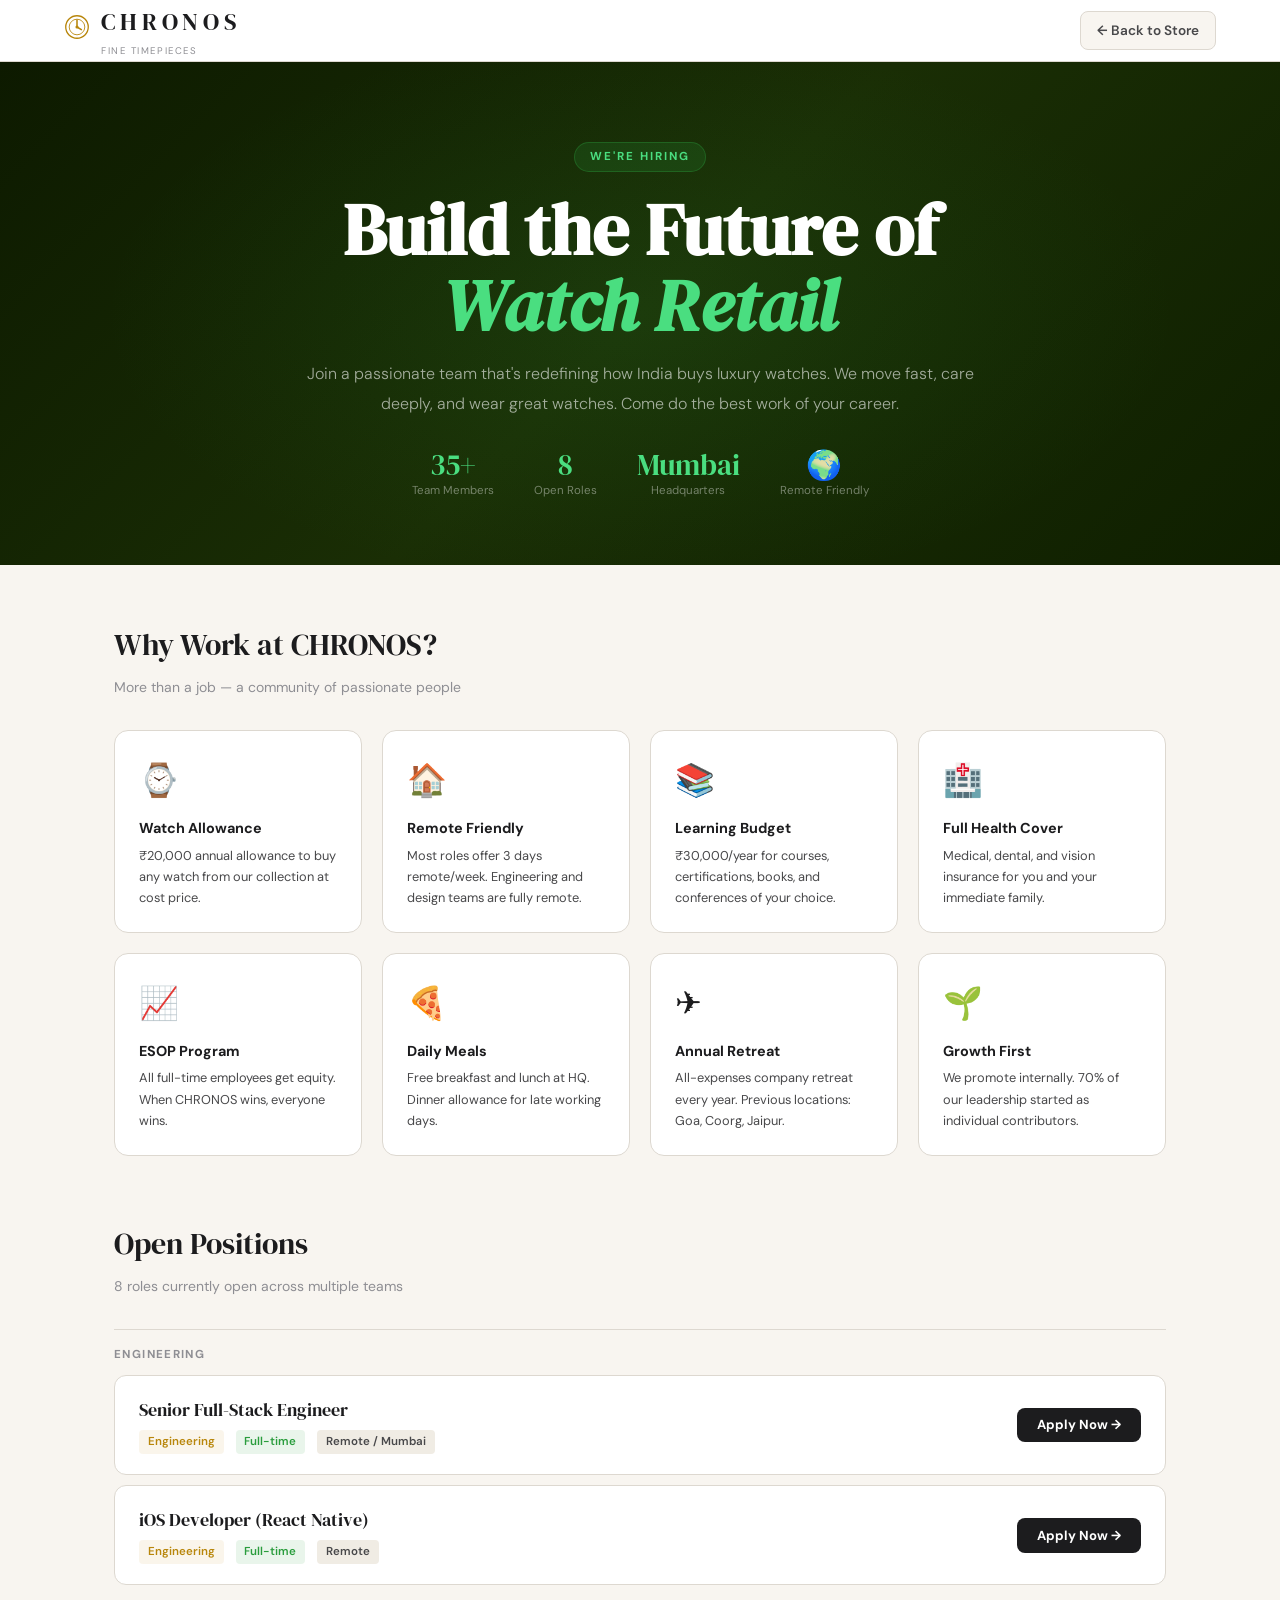
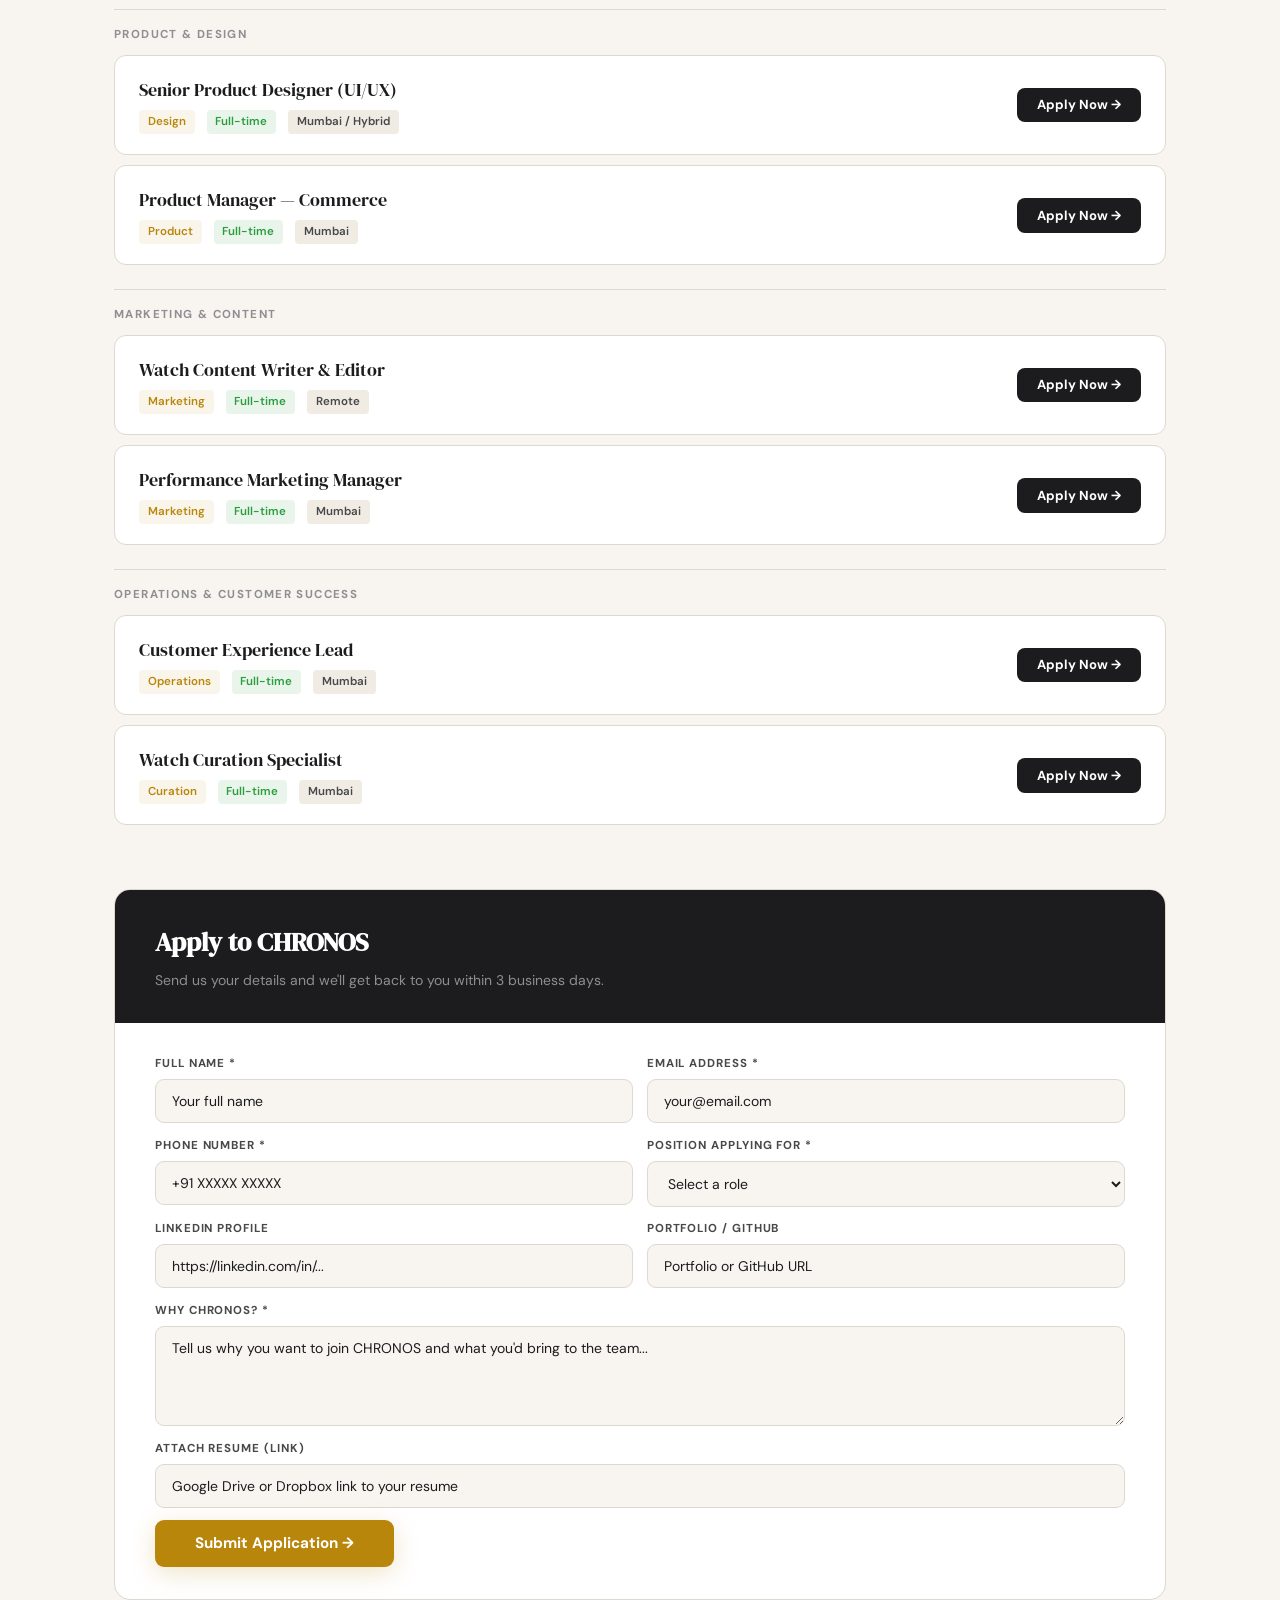
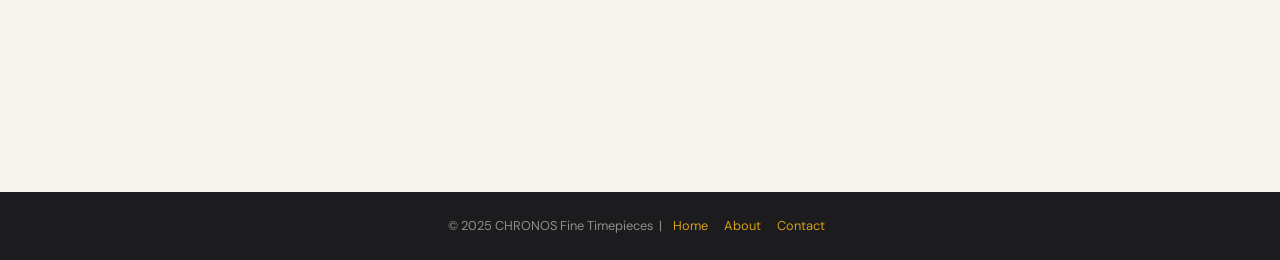
<file: careers.html>
<!DOCTYPE html>
<html lang="en">
<head>
    <meta charset="UTF-8"><meta name="viewport" content="width=device-width, initial-scale=1.0">
    <title>Careers — CHRONOS</title>
    <link href="https://fonts.googleapis.com/css2?family=DM+Serif+Display:ital@0;1&family=DM+Sans:wght@300;400;500;600;700&display=swap" rel="stylesheet">
    <style>
        :root{--ivory:#f8f5f0;--ivory-2:#f0ece4;--white:#ffffff;--charcoal:#1c1c1e;--mid:#48484a;--light-text:#8e8e93;--gold:#b8860b;--gold-2:#d4a017;--gold-bg:rgba(184,134,11,0.08);--green:#2a9d3d;--border:#ddd8d0;--border-2:#ece8e0;--shadow-sm:0 1px 8px rgba(28,28,30,0.08);--shadow-md:0 4px 24px rgba(28,28,30,0.12);--shadow-gold:0 6px 24px rgba(184,134,11,0.22);--font-d:'DM Serif Display',Georgia,serif;--font-b:'DM Sans',system-ui,sans-serif;}
        *,*::before,*::after{margin:0;padding:0;box-sizing:border-box;}html{scroll-behavior:smooth;}
        body{font-family:var(--font-b);background:var(--ivory);color:var(--charcoal);line-height:1.6;}
        a{text-decoration:none;color:inherit;}button{cursor:pointer;border:none;background:none;font-family:var(--font-b);}img{display:block;max-width:100%;}input,select,textarea{font-family:var(--font-b);}
        ::-webkit-scrollbar{width:6px;}::-webkit-scrollbar-track{background:var(--ivory-2);}::-webkit-scrollbar-thumb{background:var(--gold);border-radius:3px;}
        .navbar{background:var(--white);border-bottom:1px solid var(--border);height:62px;position:sticky;top:0;z-index:100;box-shadow:var(--shadow-sm);}
        .nav-wrap{max-width:1200px;margin:0 auto;padding:0 1.5rem;height:100%;display:flex;align-items:center;justify-content:space-between;gap:1rem;}
        .logo{display:flex;align-items:center;gap:0.7rem;}.logo-icon{color:var(--gold);}
        .logo-name{font-family:var(--font-d);font-size:1.5rem;letter-spacing:0.2em;}
        .logo-sub{font-size:0.6rem;letter-spacing:0.16em;text-transform:uppercase;color:var(--light-text);margin-top:2px;}
        .nav-back{display:flex;align-items:center;gap:0.5rem;background:var(--ivory);border:1.5px solid var(--border);padding:0.45rem 1rem;border-radius:8px;font-size:0.85rem;font-weight:600;color:var(--mid);transition:all 0.2s ease;}
        .nav-back:hover{border-color:var(--gold);color:var(--gold);}

        .hero{background:linear-gradient(135deg,#0d1a00 0%,#1a2e05 50%,#0f1f00 100%);color:white;padding:5rem 1.5rem 4rem;text-align:center;position:relative;overflow:hidden;}
        .hero::before{content:'';position:absolute;inset:0;background:radial-gradient(ellipse 60% 80% at 50% 50%,rgba(42,157,61,0.12) 0%,transparent 70%);}
        .hero-inner{position:relative;z-index:1;max-width:700px;margin:0 auto;animation:fadeUp 0.8s ease;}
        @keyframes fadeUp{from{opacity:0;transform:translateY(24px)}to{opacity:1;transform:translateY(0)}}
        .hero-eyebrow{display:inline-block;background:rgba(42,157,61,0.18);border:1px solid rgba(42,157,61,0.35);color:#4ade80;font-size:0.72rem;font-weight:700;letter-spacing:0.18em;text-transform:uppercase;padding:0.3rem 0.9rem;border-radius:99px;margin-bottom:1.25rem;}
        .hero-title{font-family:var(--font-d);font-size:clamp(2.5rem,6vw,4.5rem);margin-bottom:1rem;line-height:1.05;}
        .hero-title em{color:#4ade80;font-style:italic;}
        .hero-desc{font-size:1rem;color:rgba(255,255,255,0.6);font-weight:300;line-height:1.85;margin-bottom:2rem;}
        .hero-stats{display:flex;justify-content:center;gap:2.5rem;flex-wrap:wrap;}
        .hs-item{text-align:center;}
        .hs-num{font-family:var(--font-d);font-size:1.8rem;color:#4ade80;line-height:1;}
        .hs-lbl{font-size:0.72rem;color:rgba(255,255,255,0.4);margin-top:3px;}

        .main{max-width:1100px;margin:0 auto;padding:3.5rem 1.5rem 5rem;}
        .sec-title{font-family:var(--font-d);font-size:1.9rem;margin-bottom:0.4rem;}
        .sec-sub{font-size:0.875rem;color:var(--light-text);margin-bottom:2rem;}

        /* PERKS */
        .perks-grid{display:grid;grid-template-columns:repeat(auto-fill,minmax(220px,1fr));gap:1.25rem;margin-bottom:4rem;}
        .perk-card{background:var(--white);border:1px solid var(--border);border-radius:14px;padding:1.5rem;transition:all 0.2s ease;}
        .perk-card:hover{border-color:var(--gold);transform:translateY(-3px);box-shadow:var(--shadow-sm);}
        .perk-icon{font-size:2rem;margin-bottom:0.65rem;}
        .perk-title{font-size:0.9rem;font-weight:700;color:var(--charcoal);margin-bottom:0.3rem;}
        .perk-desc{font-size:0.8rem;color:var(--mid);line-height:1.65;}

        /* JOBS */
        .jobs-section{margin-bottom:4rem;}
        .dept-label{font-size:0.72rem;font-weight:700;letter-spacing:0.12em;text-transform:uppercase;color:var(--light-text);padding:1rem 0 0.65rem;border-top:1px solid var(--border);margin-top:1.5rem;}
        .dept-label:first-child{border-top:none;margin-top:0;}
        .job-card{background:var(--white);border:1px solid var(--border);border-radius:12px;padding:1.25rem 1.5rem;margin-bottom:0.65rem;display:flex;align-items:center;justify-content:space-between;gap:1rem;transition:all 0.2s ease;flex-wrap:wrap;}
        .job-card:hover{border-color:var(--gold);transform:translateX(4px);box-shadow:var(--shadow-sm);}
        .job-info{}
        .job-title{font-family:var(--font-d);font-size:1.1rem;color:var(--charcoal);margin-bottom:0.35rem;}
        .job-meta{display:flex;gap:0.75rem;flex-wrap:wrap;}
        .job-tag{font-size:0.72rem;font-weight:600;padding:0.18rem 0.55rem;border-radius:4px;}
        .job-tag.dept{background:var(--gold-bg);color:var(--gold);}
        .job-tag.type{background:rgba(42,157,61,0.1);color:var(--green);}
        .job-tag.loc{background:var(--ivory-2);color:var(--mid);}
        .apply-btn{background:var(--charcoal);color:white;padding:0.55rem 1.25rem;border-radius:8px;font-size:0.82rem;font-weight:700;transition:all 0.2s ease;white-space:nowrap;flex-shrink:0;}
        .apply-btn:hover{background:var(--gold);}

        /* APPLICATION FORM */
        .app-form-section{background:var(--white);border:1px solid var(--border);border-radius:16px;overflow:hidden;margin-bottom:3rem;}
        .af-head{background:var(--charcoal);padding:2rem 2.5rem;color:white;}
        .af-head h2{font-family:var(--font-d);font-size:1.6rem;margin-bottom:0.35rem;}
        .af-head p{font-size:0.875rem;color:rgba(255,255,255,0.5);}
        .af-body{padding:2rem 2.5rem;}
        .form-grid{display:grid;grid-template-columns:1fr 1fr;gap:0.85rem;}
        .form-field{display:flex;flex-direction:column;gap:0.35rem;}
        .form-field label{font-size:0.72rem;font-weight:700;letter-spacing:0.08em;text-transform:uppercase;color:var(--mid);}
        .form-input,.form-select,.form-textarea{background:var(--ivory);border:1.5px solid var(--border);padding:0.75rem 1rem;border-radius:9px;font-size:0.875rem;color:var(--charcoal);outline:none;transition:border-color 0.2s ease;width:100%;}
        .form-input:focus,.form-select:focus,.form-textarea:focus{border-color:var(--gold);background:var(--white);}
        .form-input::placeholder,.form-textarea::placeholder{color:var(--faint);}
        .form-textarea{resize:vertical;min-height:100px;}
        .full-col{grid-column:1/-1;}
        .submit-btn{background:var(--gold);color:white;padding:0.85rem 2.5rem;border-radius:9px;font-size:0.95rem;font-weight:700;margin-top:0.75rem;transition:all 0.2s ease;box-shadow:var(--shadow-gold);}
        .submit-btn:hover{background:var(--gold-2);transform:translateY(-2px);}
        .success-msg{display:none;background:rgba(42,157,61,0.08);border:1.5px solid rgba(42,157,61,0.3);border-radius:10px;padding:1.25rem 1.5rem;color:var(--green);font-weight:600;font-size:0.9rem;margin-top:1rem;}
        .success-msg.show{display:flex;align-items:center;gap:0.6rem;}

        .footer{background:var(--charcoal);color:rgba(255,255,255,0.5);text-align:center;padding:1.5rem;font-size:0.8rem;margin-top:4rem;}
        .footer a{color:var(--gold-2);margin:0 0.5rem;}

        @media(max-width:768px){.form-grid{grid-template-columns:1fr;}.af-head,.af-body{padding:1.5rem;}.hero-stats{gap:1.5rem;}}
    </style>
</head>
<body>
<nav class="navbar"><div class="nav-wrap">
    <a href="index.html" class="logo"><div class="logo-icon"><svg width="26" height="26" viewBox="0 0 30 30" fill="none"><circle cx="15" cy="15" r="13" stroke="currentColor" stroke-width="1.5"/><circle cx="15" cy="15" r="9" stroke="currentColor" stroke-width="1"/><line x1="15" y1="7" x2="15" y2="15" stroke="currentColor" stroke-width="1.8" stroke-linecap="round"/><line x1="15" y1="15" x2="20" y2="18" stroke="currentColor" stroke-width="1.8" stroke-linecap="round"/><circle cx="15" cy="15" r="1.8" fill="currentColor"/></svg></div><div><div class="logo-name">CHRONOS</div><div class="logo-sub">Fine Timepieces</div></div></a>
    <a href="index.html" class="nav-back">← Back to Store</a>
</div></nav>

<section class="hero"><div class="hero-inner">
    <div class="hero-eyebrow">We're Hiring</div>
    <h1 class="hero-title">Build the Future of<br><em>Watch Retail</em></h1>
    <p class="hero-desc">Join a passionate team that's redefining how India buys luxury watches. We move fast, care deeply, and wear great watches. Come do the best work of your career.</p>
    <div class="hero-stats">
        <div class="hs-item"><div class="hs-num">35+</div><div class="hs-lbl">Team Members</div></div>
        <div class="hs-item"><div class="hs-num">8</div><div class="hs-lbl">Open Roles</div></div>
        <div class="hs-item"><div class="hs-num">Mumbai</div><div class="hs-lbl">Headquarters</div></div>
        <div class="hs-item"><div class="hs-num">🌍</div><div class="hs-lbl">Remote Friendly</div></div>
    </div>
</div></section>

<main class="main">
    <!-- Perks -->
    <div class="sec-title">Why Work at CHRONOS?</div>
    <div class="sec-sub">More than a job — a community of passionate people</div>
    <div class="perks-grid">
        <div class="perk-card"><div class="perk-icon">⌚</div><div class="perk-title">Watch Allowance</div><div class="perk-desc">₹20,000 annual allowance to buy any watch from our collection at cost price.</div></div>
        <div class="perk-card"><div class="perk-icon">🏠</div><div class="perk-title">Remote Friendly</div><div class="perk-desc">Most roles offer 3 days remote/week. Engineering and design teams are fully remote.</div></div>
        <div class="perk-card"><div class="perk-icon">📚</div><div class="perk-title">Learning Budget</div><div class="perk-desc">₹30,000/year for courses, certifications, books, and conferences of your choice.</div></div>
        <div class="perk-card"><div class="perk-icon">🏥</div><div class="perk-title">Full Health Cover</div><div class="perk-desc">Medical, dental, and vision insurance for you and your immediate family.</div></div>
        <div class="perk-card"><div class="perk-icon">📈</div><div class="perk-title">ESOP Program</div><div class="perk-desc">All full-time employees get equity. When CHRONOS wins, everyone wins.</div></div>
        <div class="perk-card"><div class="perk-icon">🍕</div><div class="perk-title">Daily Meals</div><div class="perk-desc">Free breakfast and lunch at HQ. Dinner allowance for late working days.</div></div>
        <div class="perk-card"><div class="perk-icon">✈️</div><div class="perk-title">Annual Retreat</div><div class="perk-desc">All-expenses company retreat every year. Previous locations: Goa, Coorg, Jaipur.</div></div>
        <div class="perk-card"><div class="perk-icon">🌱</div><div class="perk-title">Growth First</div><div class="perk-desc">We promote internally. 70% of our leadership started as individual contributors.</div></div>
    </div>

    <!-- Open Roles -->
    <div class="jobs-section">
        <div class="sec-title">Open Positions</div>
        <div class="sec-sub">8 roles currently open across multiple teams</div>

        <div class="dept-label">Engineering</div>
        <div class="job-card"><div class="job-info"><div class="job-title">Senior Full-Stack Engineer</div><div class="job-meta"><span class="job-tag dept">Engineering</span><span class="job-tag type">Full-time</span><span class="job-tag loc">Remote / Mumbai</span></div></div><button class="apply-btn" onclick="document.getElementById('applyForm').scrollIntoView({behavior:'smooth'})">Apply Now →</button></div>
        <div class="job-card"><div class="job-info"><div class="job-title">iOS Developer (React Native)</div><div class="job-meta"><span class="job-tag dept">Engineering</span><span class="job-tag type">Full-time</span><span class="job-tag loc">Remote</span></div></div><button class="apply-btn" onclick="document.getElementById('applyForm').scrollIntoView({behavior:'smooth'})">Apply Now →</button></div>

        <div class="dept-label">Product & Design</div>
        <div class="job-card"><div class="job-info"><div class="job-title">Senior Product Designer (UI/UX)</div><div class="job-meta"><span class="job-tag dept">Design</span><span class="job-tag type">Full-time</span><span class="job-tag loc">Mumbai / Hybrid</span></div></div><button class="apply-btn" onclick="document.getElementById('applyForm').scrollIntoView({behavior:'smooth'})">Apply Now →</button></div>
        <div class="job-card"><div class="job-info"><div class="job-title">Product Manager — Commerce</div><div class="job-meta"><span class="job-tag dept">Product</span><span class="job-tag type">Full-time</span><span class="job-tag loc">Mumbai</span></div></div><button class="apply-btn" onclick="document.getElementById('applyForm').scrollIntoView({behavior:'smooth'})">Apply Now →</button></div>

        <div class="dept-label">Marketing & Content</div>
        <div class="job-card"><div class="job-info"><div class="job-title">Watch Content Writer & Editor</div><div class="job-meta"><span class="job-tag dept">Marketing</span><span class="job-tag type">Full-time</span><span class="job-tag loc">Remote</span></div></div><button class="apply-btn" onclick="document.getElementById('applyForm').scrollIntoView({behavior:'smooth'})">Apply Now →</button></div>
        <div class="job-card"><div class="job-info"><div class="job-title">Performance Marketing Manager</div><div class="job-meta"><span class="job-tag dept">Marketing</span><span class="job-tag type">Full-time</span><span class="job-tag loc">Mumbai</span></div></div><button class="apply-btn" onclick="document.getElementById('applyForm').scrollIntoView({behavior:'smooth'})">Apply Now →</button></div>

        <div class="dept-label">Operations & Customer Success</div>
        <div class="job-card"><div class="job-info"><div class="job-title">Customer Experience Lead</div><div class="job-meta"><span class="job-tag dept">Operations</span><span class="job-tag type">Full-time</span><span class="job-tag loc">Mumbai</span></div></div><button class="apply-btn" onclick="document.getElementById('applyForm').scrollIntoView({behavior:'smooth'})">Apply Now →</button></div>
        <div class="job-card"><div class="job-info"><div class="job-title">Watch Curation Specialist</div><div class="job-meta"><span class="job-tag dept">Curation</span><span class="job-tag type">Full-time</span><span class="job-tag loc">Mumbai</span></div></div><button class="apply-btn" onclick="document.getElementById('applyForm').scrollIntoView({behavior:'smooth'})">Apply Now →</button></div>
    </div>

    <!-- Application Form -->
    <div class="app-form-section" id="applyForm">
        <div class="af-head"><h2>Apply to CHRONOS</h2><p>Send us your details and we'll get back to you within 3 business days.</p></div>
        <div class="af-body">
            <div class="form-grid">
                <div class="form-field"><label>Full Name *</label><input type="text" class="form-input" id="appName" placeholder="Your full name"></div>
                <div class="form-field"><label>Email Address *</label><input type="email" class="form-input" id="appEmail" placeholder="your@email.com"></div>
                <div class="form-field"><label>Phone Number *</label><input type="tel" class="form-input" id="appPhone" placeholder="+91 XXXXX XXXXX"></div>
                <div class="form-field"><label>Position Applying For *</label>
                    <select class="form-select" id="appRole">
                        <option value="">Select a role</option>
                        <option>Senior Full-Stack Engineer</option>
                        <option>iOS Developer (React Native)</option>
                        <option>Senior Product Designer (UI/UX)</option>
                        <option>Product Manager — Commerce</option>
                        <option>Watch Content Writer & Editor</option>
                        <option>Performance Marketing Manager</option>
                        <option>Customer Experience Lead</option>
                        <option>Watch Curation Specialist</option>
                        <option>Other / Open Application</option>
                    </select>
                </div>
                <div class="form-field"><label>LinkedIn Profile</label><input type="url" class="form-input" placeholder="https://linkedin.com/in/..."></div>
                <div class="form-field"><label>Portfolio / GitHub</label><input type="url" class="form-input" placeholder="Portfolio or GitHub URL"></div>
                <div class="form-field full-col"><label>Why CHRONOS? *</label><textarea class="form-textarea" id="appWhy" placeholder="Tell us why you want to join CHRONOS and what you'd bring to the team..."></textarea></div>
                <div class="form-field full-col"><label>Attach Resume (link)</label><input type="url" class="form-input" placeholder="Google Drive or Dropbox link to your resume"></div>
            </div>
            <button class="submit-btn" onclick="submitApplication()">Submit Application →</button>
            <div class="success-msg" id="appSuccess">✅ Application received! Our team will review it and respond within 3 business days. Good luck!</div>
        </div>
    </div>
</main>

<footer class="footer"><p>© 2025 CHRONOS Fine Timepieces &nbsp;|&nbsp;<a href="index.html">Home</a><a href="about.html">About</a><a href="contact.html">Contact</a></p></footer>
<script>
function submitApplication(){
    const name=document.getElementById('appName').value.trim();
    const email=document.getElementById('appEmail').value.trim();
    const phone=document.getElementById('appPhone').value.trim();
    const role=document.getElementById('appRole').value;
    const why=document.getElementById('appWhy').value.trim();
    if(!name||!email||!phone||!role||!why){alert('Please fill in all required fields.');return;}
    const btn=document.querySelector('.submit-btn');
    btn.textContent='Submitting...';btn.style.opacity='0.7';
    setTimeout(()=>{btn.textContent='Submit Application →';btn.style.opacity='1';document.getElementById('appSuccess').classList.add('show');},1000);
}
</script>
</body>
</html>
</file>
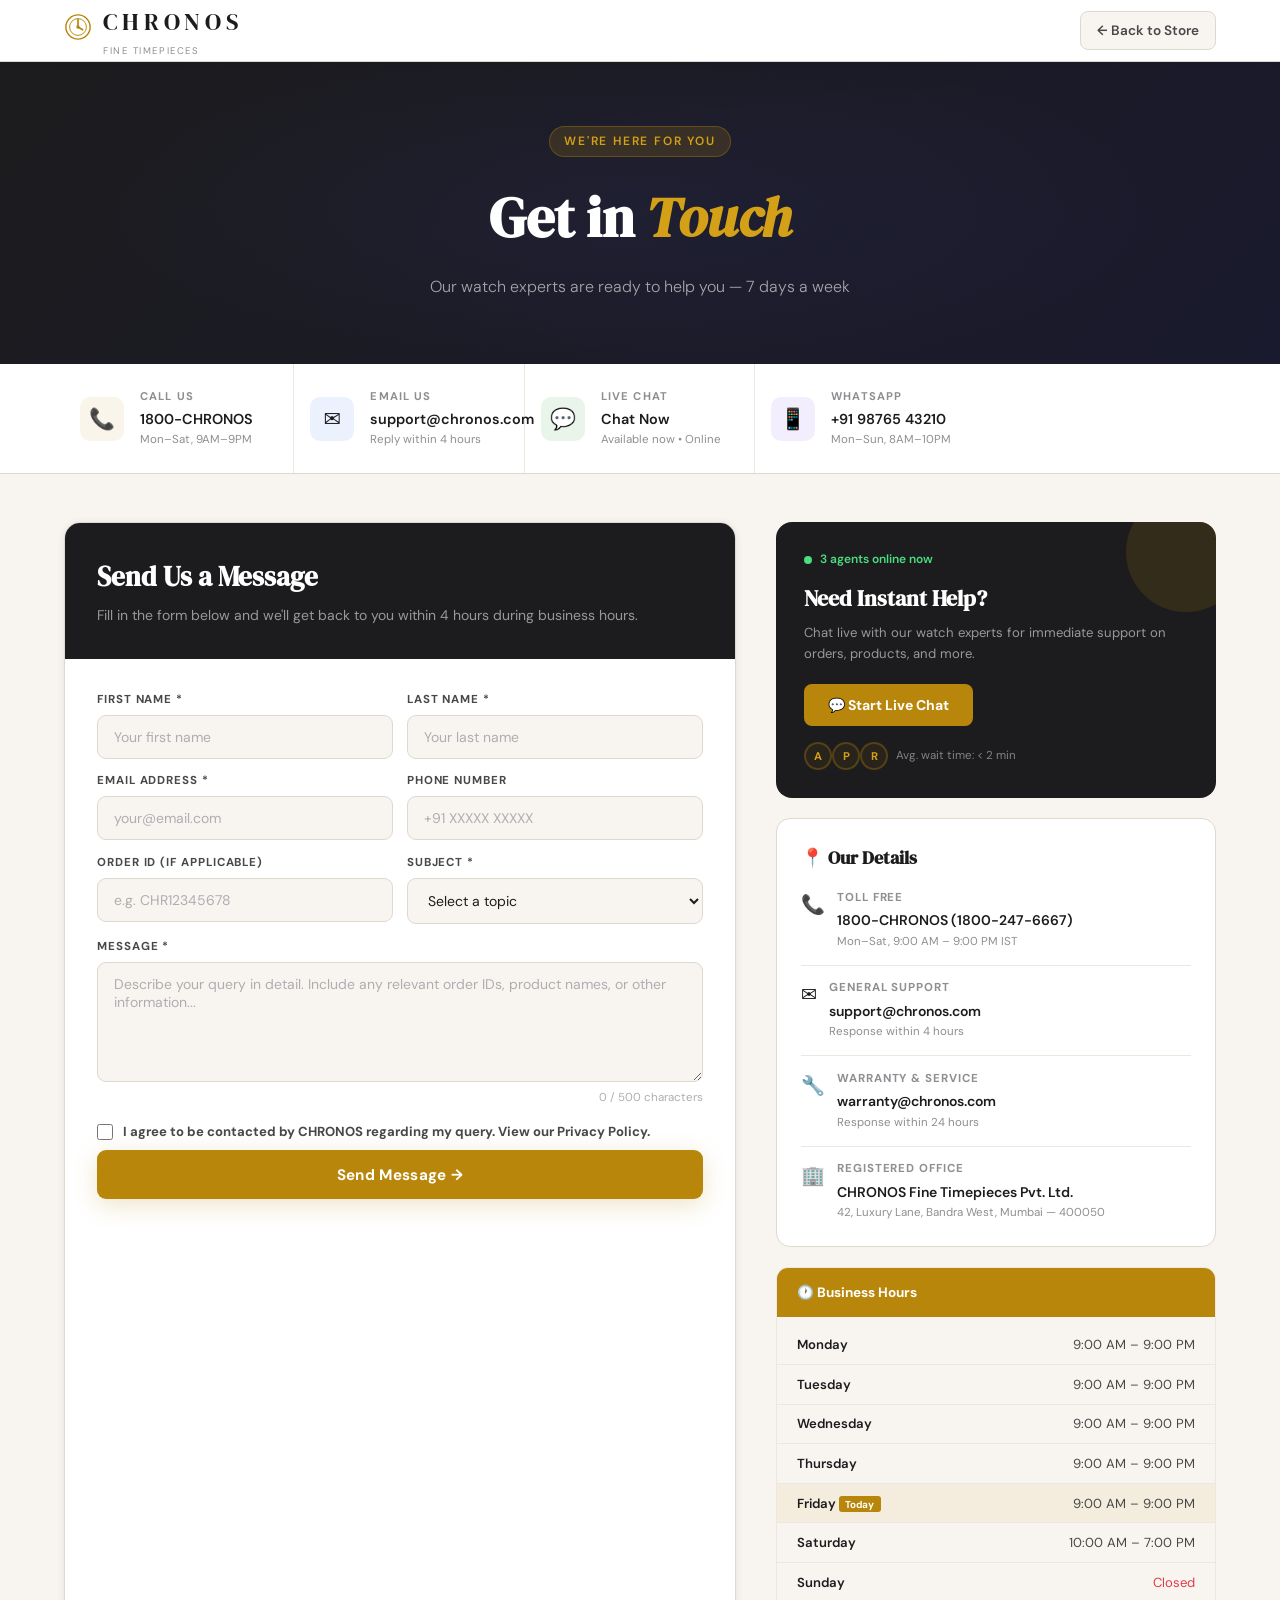
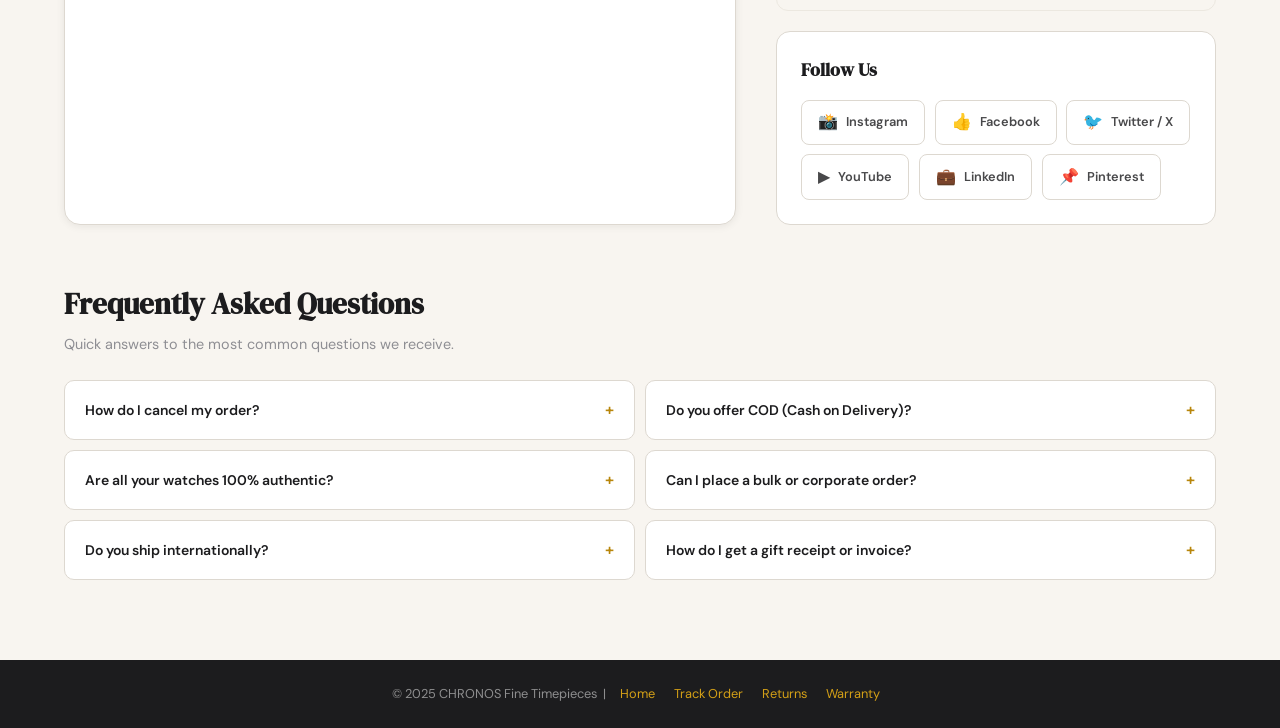
<file: contact.html>
<!DOCTYPE html>
<html lang="en">
<head>
    <meta charset="UTF-8">
    <meta name="viewport" content="width=device-width, initial-scale=1.0">
    <title>Contact Us — CHRONOS</title>
    <link rel="preconnect" href="https://fonts.googleapis.com">
    <link rel="preconnect" href="https://fonts.gstatic.com" crossorigin>
    <link href="https://fonts.googleapis.com/css2?family=DM+Serif+Display:ital@0;1&family=DM+Sans:wght@300;400;500;600;700&display=swap" rel="stylesheet">
    <style>
        :root {
            --ivory: #f8f5f0; --ivory-2: #f0ece4; --ivory-3: #e8e2d8;
            --white: #ffffff; --charcoal: #1c1c1e; --dark: #2c2c2e;
            --mid: #48484a; --light-text: #8e8e93; --faint: #aeaeb2;
            --gold: #b8860b; --gold-2: #d4a017; --gold-bg: rgba(184,134,11,0.08);
            --red: #e63946; --green: #2a9d3d;
            --border: #ddd8d0; --border-2: #ece8e0;
            --shadow-sm: 0 1px 8px rgba(28,28,30,0.08);
            --shadow-md: 0 4px 24px rgba(28,28,30,0.12);
            --shadow-gold: 0 6px 24px rgba(184,134,11,0.22);
            --font-d: 'DM Serif Display', Georgia, serif;
            --font-b: 'DM Sans', system-ui, sans-serif;
        }
        *, *::before, *::after { margin:0; padding:0; box-sizing:border-box; }
        html { scroll-behavior: smooth; }
        body { font-family: var(--font-b); background: var(--ivory); color: var(--charcoal); line-height: 1.6; }
        a { text-decoration: none; color: inherit; }
        button { cursor: pointer; border: none; background: none; font-family: var(--font-b); }
        input, select, textarea { font-family: var(--font-b); }
        ::-webkit-scrollbar { width: 6px; }
        ::-webkit-scrollbar-track { background: var(--ivory-2); }
        ::-webkit-scrollbar-thumb { background: var(--gold); border-radius: 3px; }

        /* NAVBAR */
        .navbar { background: var(--white); border-bottom: 1px solid var(--border); height: 62px; position: sticky; top: 0; z-index: 100; box-shadow: var(--shadow-sm); }
        .nav-wrap { max-width: 1200px; margin: 0 auto; padding: 0 1.5rem; height: 100%; display: flex; align-items: center; justify-content: space-between; }
        .logo { display: flex; align-items: center; gap: 0.7rem; }
        .logo-icon { color: var(--gold); }
        .logo-name { font-family: var(--font-d); font-size: 1.5rem; letter-spacing: 0.2em; }
        .logo-sub { font-size: 0.6rem; letter-spacing: 0.16em; text-transform: uppercase; color: var(--light-text); margin-top: 2px; }
        .nav-back { display: flex; align-items: center; gap: 0.5rem; background: var(--ivory); border: 1.5px solid var(--border); padding: 0.45rem 1rem; border-radius: 8px; font-size: 0.85rem; font-weight: 600; color: var(--mid); transition: all 0.2s ease; }
        .nav-back:hover { border-color: var(--gold); color: var(--gold); }

        /* HERO */
        .page-hero { background: linear-gradient(135deg, var(--charcoal) 0%, #1a1a2e 100%); color: white; padding: 4rem 1.5rem; text-align: center; position: relative; overflow: hidden; }
        .page-hero::before { content: ''; position: absolute; inset: 0; background: radial-gradient(ellipse 60% 80% at 50% 50%, rgba(100,100,255,0.06) 0%, transparent 70%); }
        .page-hero-content { position: relative; z-index: 1; animation: fadeUp 0.8s ease; }
        @keyframes fadeUp { from{opacity:0;transform:translateY(24px)} to{opacity:1;transform:translateY(0)} }
        .page-eyebrow { display: inline-block; background: rgba(184,134,11,0.18); border: 1px solid rgba(184,134,11,0.35); color: var(--gold-2); font-size: 0.75rem; font-weight: 600; letter-spacing: 0.15em; text-transform: uppercase; padding: 0.3rem 0.9rem; border-radius: 99px; margin-bottom: 1rem; }
        .page-title { font-family: var(--font-d); font-size: clamp(2rem, 5vw, 3.5rem); margin-bottom: 0.75rem; }
        .page-title em { color: var(--gold-2); font-style: italic; }
        .page-subtitle { font-size: 1rem; color: rgba(255,255,255,0.6); font-weight: 300; }

        /* CONTACT INFO STRIP */
        .contact-strip { background: var(--white); border-bottom: 1px solid var(--border); }
        .contact-strip-inner { max-width: 1200px; margin: 0 auto; padding: 0 1.5rem; display: grid; grid-template-columns: repeat(auto-fill, minmax(220px, 1fr)); }
        .contact-strip-item {
            display: flex; align-items: center; gap: 1rem;
            padding: 1.5rem 1rem; border-right: 1px solid var(--border-2);
            transition: background 0.2s ease; cursor: pointer;
        }
        .contact-strip-item:last-child { border-right: none; }
        .contact-strip-item:hover { background: var(--ivory); }
        .cs-icon { width: 44px; height: 44px; border-radius: 10px; display: flex; align-items: center; justify-content: center; font-size: 1.3rem; flex-shrink: 0; }
        .cs-icon.gold { background: var(--gold-bg); }
        .cs-icon.blue { background: rgba(59,130,246,0.1); }
        .cs-icon.green { background: rgba(42,157,61,0.1); }
        .cs-icon.purple { background: rgba(139,92,246,0.1); }
        .cs-label { font-size: 0.7rem; font-weight: 700; letter-spacing: 0.1em; text-transform: uppercase; color: var(--light-text); margin-bottom: 2px; }
        .cs-value { font-size: 0.9rem; font-weight: 600; color: var(--charcoal); }
        .cs-hours { font-size: 0.72rem; color: var(--light-text); }

        /* MAIN LAYOUT */
        .main { max-width: 1200px; margin: 0 auto; padding: 3rem 1.5rem 5rem; }
        .contact-layout { display: grid; grid-template-columns: 1fr 440px; gap: 2.5rem; }

        /* CONTACT FORM */
        .form-card { background: var(--white); border: 1px solid var(--border); border-radius: 16px; overflow: hidden; box-shadow: var(--shadow-sm); }
        .form-card-head { background: var(--charcoal); padding: 2rem; color: white; }
        .form-card-head h2 { font-family: var(--font-d); font-size: 1.7rem; margin-bottom: 0.35rem; }
        .form-card-head p { font-size: 0.875rem; color: rgba(255,255,255,0.55); }
        .form-card-body { padding: 2rem; }

        .form-grid { display: grid; grid-template-columns: 1fr 1fr; gap: 0.85rem; }
        .form-field { display: flex; flex-direction: column; gap: 0.35rem; }
        .form-field label { font-size: 0.72rem; font-weight: 700; letter-spacing: 0.08em; text-transform: uppercase; color: var(--mid); }
        .form-input, .form-select, .form-textarea {
            background: var(--ivory); border: 1.5px solid var(--border);
            padding: 0.75rem 1rem; border-radius: 9px;
            font-size: 0.875rem; color: var(--charcoal); outline: none;
            transition: border-color 0.2s ease; width: 100%;
        }
        .form-input:focus, .form-select:focus, .form-textarea:focus { border-color: var(--gold); background: var(--white); }
        .form-input::placeholder, .form-textarea::placeholder { color: var(--faint); }
        .form-textarea { resize: vertical; min-height: 120px; }
        .full-col { grid-column: 1 / -1; }
        .submit-btn {
            background: var(--gold); color: white; padding: 0.9rem;
            border-radius: 9px; font-size: 0.95rem; font-weight: 700;
            width: 100%; margin-top: 0.5rem; transition: all 0.2s ease;
            box-shadow: var(--shadow-gold); letter-spacing: 0.02em;
        }
        .submit-btn:hover { background: var(--gold-2); transform: translateY(-2px); }
        .submit-btn:active { transform: translateY(0); }

        .char-counter { text-align: right; font-size: 0.72rem; color: var(--faint); margin-top: 2px; }

        .success-banner {
            display: none; background: rgba(42,157,61,0.06);
            border: 1.5px solid rgba(42,157,61,0.25); border-radius: 10px;
            padding: 1.25rem 1.5rem; margin-top: 1rem;
        }
        .success-banner.show { display: block; animation: fadeUp 0.4s ease; }
        .success-banner h4 { color: var(--green); font-size: 0.95rem; font-weight: 700; margin-bottom: 0.3rem; display: flex; align-items: center; gap: 0.5rem; }
        .success-banner p { font-size: 0.82rem; color: var(--mid); }

        /* RIGHT SIDE */
        .contact-right { display: flex; flex-direction: column; gap: 1.25rem; }

        /* Live Chat Card */
        .live-chat-card {
            background: var(--charcoal); border-radius: 16px; padding: 1.75rem;
            color: white; position: relative; overflow: hidden;
        }
        .live-chat-card::before { content: ''; position: absolute; top: -30px; right: -30px; width: 120px; height: 120px; background: rgba(184,134,11,0.15); border-radius: 50%; }
        .lc-online { display: flex; align-items: center; gap: 0.5rem; font-size: 0.75rem; font-weight: 600; color: #4ade80; margin-bottom: 0.75rem; }
        .lc-dot { width: 8px; height: 8px; background: #4ade80; border-radius: 50%; animation: pulse 2s infinite; }
        @keyframes pulse { 0%,100%{opacity:1} 50%{opacity:0.4} }
        .live-chat-card h3 { font-family: var(--font-d); font-size: 1.35rem; margin-bottom: 0.4rem; }
        .live-chat-card p { font-size: 0.82rem; color: rgba(255,255,255,0.55); margin-bottom: 1.25rem; }
        .chat-btn { background: var(--gold); color: white; padding: 0.75rem 1.5rem; border-radius: 8px; font-size: 0.875rem; font-weight: 700; transition: all 0.2s ease; display: inline-flex; align-items: center; gap: 0.5rem; }
        .chat-btn:hover { background: var(--gold-2); transform: translateY(-2px); }
        .chat-agents { display: flex; align-items: center; gap: 0.5rem; margin-top: 1rem; }
        .agent-avatar { width: 28px; height: 28px; background: var(--gold-bg); border: 2px solid rgba(184,134,11,0.3); border-radius: 50%; display: flex; align-items: center; justify-content: center; font-size: 0.7rem; font-weight: 700; color: var(--gold-2); margin-left: -8px; }
        .agent-avatar:first-child { margin-left: 0; }
        .agents-label { font-size: 0.72rem; color: rgba(255,255,255,0.45); }

        /* Info Cards */
        .info-card { background: var(--white); border: 1px solid var(--border); border-radius: 14px; padding: 1.5rem; }
        .info-card h3 { font-family: var(--font-d); font-size: 1.15rem; margin-bottom: 1rem; display: flex; align-items: center; gap: 0.6rem; }
        .info-row { display: flex; align-items: flex-start; gap: 0.75rem; margin-bottom: 0.85rem; padding-bottom: 0.85rem; border-bottom: 1px solid var(--border-2); }
        .info-row:last-child { border-bottom: none; margin-bottom: 0; padding-bottom: 0; }
        .info-icon { font-size: 1.2rem; flex-shrink: 0; margin-top: 1px; }
        .info-label { font-size: 0.72rem; font-weight: 700; letter-spacing: 0.08em; text-transform: uppercase; color: var(--light-text); margin-bottom: 2px; }
        .info-value { font-size: 0.875rem; font-weight: 600; color: var(--charcoal); }
        .info-sub { font-size: 0.72rem; color: var(--light-text); margin-top: 1px; }

        /* Hours Card */
        .hours-card { background: var(--ivory); border: 1px solid var(--border-2); border-radius: 12px; overflow: hidden; }
        .hours-head { background: var(--gold); color: white; padding: 0.85rem 1.25rem; font-size: 0.85rem; font-weight: 700; display: flex; align-items: center; gap: 0.5rem; }
        .hours-body { padding: 0.5rem 0; }
        .hours-row { display: flex; justify-content: space-between; align-items: center; padding: 0.55rem 1.25rem; font-size: 0.82rem; border-bottom: 1px solid var(--border-2); }
        .hours-row:last-child { border-bottom: none; }
        .hours-day { font-weight: 600; color: var(--charcoal); }
        .hours-time { color: var(--mid); }
        .hours-time.closed { color: var(--red); }
        .today-row { background: var(--gold-bg); }
        .today-tag { font-size: 0.62rem; font-weight: 700; background: var(--gold); color: white; padding: 0.1rem 0.4rem; border-radius: 3px; }

        /* Social */
        .social-card { background: var(--white); border: 1px solid var(--border); border-radius: 14px; padding: 1.5rem; }
        .social-card h3 { font-family: var(--font-d); font-size: 1.1rem; margin-bottom: 1rem; }
        .social-links { display: flex; gap: 0.6rem; flex-wrap: wrap; }
        .social-btn {
            display: flex; align-items: center; gap: 0.5rem;
            padding: 0.55rem 1rem; border: 1.5px solid var(--border);
            border-radius: 8px; font-size: 0.8rem; font-weight: 600;
            color: var(--mid); transition: all 0.2s ease; background: var(--white);
        }
        .social-btn:hover { border-color: var(--gold); color: var(--gold); transform: translateY(-2px); }
        .social-btn span { font-size: 1rem; }

        /* FAQ SECTION */
        .faq-section { margin-top: 3.5rem; }
        .faq-section h2 { font-family: var(--font-d); font-size: 1.8rem; margin-bottom: 0.4rem; }
        .faq-section > p { font-size: 0.9rem; color: var(--light-text); margin-bottom: 1.5rem; }
        .faq-grid { display: grid; grid-template-columns: 1fr 1fr; gap: 0.65rem; }
        .faq-item { background: var(--white); border: 1px solid var(--border); border-radius: 10px; overflow: hidden; }
        .faq-q { display: flex; justify-content: space-between; align-items: center; padding: 1rem 1.25rem; cursor: pointer; font-size: 0.875rem; font-weight: 600; transition: background 0.2s ease; gap: 1rem; }
        .faq-q:hover { background: var(--ivory); }
        .faq-icon { font-size: 1rem; color: var(--gold); transition: transform 0.3s ease; flex-shrink: 0; }
        .faq-a { max-height: 0; overflow: hidden; transition: max-height 0.35s ease, padding 0.2s ease; font-size: 0.82rem; color: var(--mid); line-height: 1.7; padding: 0 1.25rem; }
        .faq-item.open .faq-a { max-height: 200px; padding: 0 1.25rem 1rem; }
        .faq-item.open .faq-icon { transform: rotate(45deg); }

        /* FOOTER */
        .footer { background: var(--charcoal); color: rgba(255,255,255,0.5); text-align: center; padding: 1.5rem; font-size: 0.8rem; }
        .footer a { color: var(--gold-2); margin: 0 0.5rem; }
        .footer a:hover { text-decoration: underline; }

        @media (max-width: 1024px) { .contact-layout { grid-template-columns: 1fr; } }
        @media (max-width: 768px) {
            .form-grid { grid-template-columns: 1fr; }
            .contact-strip-inner { grid-template-columns: 1fr 1fr; }
            .faq-grid { grid-template-columns: 1fr; }
        }
        @media (max-width: 480px) {
            .contact-strip-inner { grid-template-columns: 1fr; }
            .form-card-head, .form-card-body { padding: 1.5rem; }
        }
    </style>
</head>
<body>

<!-- NAVBAR -->
<nav class="navbar">
    <div class="nav-wrap">
        <a href="index.html" class="logo">
            <div class="logo-icon">
                <svg width="28" height="28" viewBox="0 0 30 30" fill="none">
                    <circle cx="15" cy="15" r="13" stroke="currentColor" stroke-width="1.5"/>
                    <circle cx="15" cy="15" r="9" stroke="currentColor" stroke-width="1"/>
                    <line x1="15" y1="7" x2="15" y2="15" stroke="currentColor" stroke-width="1.8" stroke-linecap="round"/>
                    <line x1="15" y1="15" x2="20" y2="18" stroke="currentColor" stroke-width="1.8" stroke-linecap="round"/>
                    <circle cx="15" cy="15" r="1.8" fill="currentColor"/>
                </svg>
            </div>
            <div>
                <div class="logo-name">CHRONOS</div>
                <div class="logo-sub">Fine Timepieces</div>
            </div>
        </a>
        <a href="index.html" class="nav-back">← Back to Store</a>
    </div>
</nav>

<!-- HERO -->
<section class="page-hero">
    <div class="page-hero-content">
        <div class="page-eyebrow">We're Here for You</div>
        <h1 class="page-title">Get in <em>Touch</em></h1>
        <p class="page-subtitle">Our watch experts are ready to help you — 7 days a week</p>
    </div>
</section>

<!-- CONTACT STRIP -->
<div class="contact-strip">
    <div class="contact-strip-inner">
        <div class="contact-strip-item" onclick="document.getElementById('contactPhone').scrollIntoView({behavior:'smooth'})">
            <div class="cs-icon gold">📞</div>
            <div>
                <div class="cs-label">Call Us</div>
                <div class="cs-value">1800-CHRONOS</div>
                <div class="cs-hours">Mon–Sat, 9AM–9PM</div>
            </div>
        </div>
        <div class="contact-strip-item" onclick="window.location.href='mailto:support@chronos.com'">
            <div class="cs-icon blue">✉️</div>
            <div>
                <div class="cs-label">Email Us</div>
                <div class="cs-value">support@chronos.com</div>
                <div class="cs-hours">Reply within 4 hours</div>
            </div>
        </div>
        <div class="contact-strip-item">
            <div class="cs-icon green">💬</div>
            <div>
                <div class="cs-label">Live Chat</div>
                <div class="cs-value">Chat Now</div>
                <div class="cs-hours">Available now • Online</div>
            </div>
        </div>
        <div class="contact-strip-item">
            <div class="cs-icon purple">📱</div>
            <div>
                <div class="cs-label">WhatsApp</div>
                <div class="cs-value">+91 98765 43210</div>
                <div class="cs-hours">Mon–Sun, 8AM–10PM</div>
            </div>
        </div>
    </div>
</div>

<!-- MAIN -->
<main class="main">
    <div class="contact-layout">

        <!-- LEFT: FORM -->
        <div class="form-card">
            <div class="form-card-head">
                <h2>Send Us a Message</h2>
                <p>Fill in the form below and we'll get back to you within 4 hours during business hours.</p>
            </div>
            <div class="form-card-body">
                <div class="form-grid">
                    <div class="form-field">
                        <label>First Name *</label>
                        <input type="text" class="form-input" id="ctFirstName" placeholder="Your first name">
                    </div>
                    <div class="form-field">
                        <label>Last Name *</label>
                        <input type="text" class="form-input" id="ctLastName" placeholder="Your last name">
                    </div>
                    <div class="form-field">
                        <label>Email Address *</label>
                        <input type="email" class="form-input" id="ctEmail" placeholder="your@email.com">
                    </div>
                    <div class="form-field">
                        <label>Phone Number</label>
                        <input type="tel" class="form-input" id="ctPhone" placeholder="+91 XXXXX XXXXX">
                    </div>
                    <div class="form-field">
                        <label>Order ID (if applicable)</label>
                        <input type="text" class="form-input" placeholder="e.g. CHR12345678">
                    </div>
                    <div class="form-field">
                        <label>Subject *</label>
                        <select class="form-select" id="ctSubject">
                            <option value="">Select a topic</option>
                            <option>Order Status / Tracking</option>
                            <option>Return or Exchange</option>
                            <option>Warranty Claim</option>
                            <option>Product Question</option>
                            <option>Payment Issue</option>
                            <option>Bulk / Corporate Order</option>
                            <option>Partnership / Press</option>
                            <option>Other</option>
                        </select>
                    </div>
                    <div class="form-field full-col">
                        <label>Message *</label>
                        <textarea class="form-textarea" id="ctMessage" placeholder="Describe your query in detail. Include any relevant order IDs, product names, or other information..." oninput="updateCounter(this)"></textarea>
                        <div class="char-counter" id="charCounter">0 / 500 characters</div>
                    </div>
                    <div class="form-field full-col">
                        <label style="display:flex;align-items:center;gap:0.6rem;cursor:pointer;text-transform:none;letter-spacing:0;font-size:0.82rem;color:var(--mid);">
                            <input type="checkbox" id="ctConsent" style="accent-color:var(--gold);width:16px;height:16px;">
                            I agree to be contacted by CHRONOS regarding my query. View our Privacy Policy.
                        </label>
                    </div>
                </div>
                <button class="submit-btn" onclick="submitContact()">
                    Send Message →
                </button>
                <div class="success-banner" id="ctSuccess">
                    <h4>✅ Message sent successfully!</h4>
                    <p>Thank you for reaching out. Our team will respond to <strong id="ctConfirmEmail"></strong> within 4 hours. Your ticket ID is <strong id="ctTicketId"></strong>.</p>
                </div>
            </div>
        </div>

        <!-- RIGHT SIDE -->
        <div class="contact-right">

            <!-- Live Chat -->
            <div class="live-chat-card">
                <div class="lc-online"><span class="lc-dot"></span> 3 agents online now</div>
                <h3>Need Instant Help?</h3>
                <p>Chat live with our watch experts for immediate support on orders, products, and more.</p>
                <button class="chat-btn" onclick="alert('Live chat feature coming soon! Please email us at support@chronos.com')">
                    💬 Start Live Chat
                </button>
                <div class="chat-agents">
                    <div class="agent-avatar">A</div>
                    <div class="agent-avatar">P</div>
                    <div class="agent-avatar">R</div>
                    <span class="agents-label">Avg. wait time: &lt; 2 min</span>
                </div>
            </div>

            <!-- Contact Info -->
            <div class="info-card" id="contactPhone">
                <h3>📍 Our Details</h3>
                <div class="info-row">
                    <span class="info-icon">📞</span>
                    <div>
                        <div class="info-label">Toll Free</div>
                        <div class="info-value">1800-CHRONOS (1800-247-6667)</div>
                        <div class="info-sub">Mon–Sat, 9:00 AM – 9:00 PM IST</div>
                    </div>
                </div>
                <div class="info-row">
                    <span class="info-icon">✉️</span>
                    <div>
                        <div class="info-label">General Support</div>
                        <div class="info-value">support@chronos.com</div>
                        <div class="info-sub">Response within 4 hours</div>
                    </div>
                </div>
                <div class="info-row">
                    <span class="info-icon">🔧</span>
                    <div>
                        <div class="info-label">Warranty & Service</div>
                        <div class="info-value">warranty@chronos.com</div>
                        <div class="info-sub">Response within 24 hours</div>
                    </div>
                </div>
                <div class="info-row">
                    <span class="info-icon">🏢</span>
                    <div>
                        <div class="info-label">Registered Office</div>
                        <div class="info-value">CHRONOS Fine Timepieces Pvt. Ltd.</div>
                        <div class="info-sub">42, Luxury Lane, Bandra West, Mumbai — 400050</div>
                    </div>
                </div>
            </div>

            <!-- Business Hours -->
            <div class="hours-card">
                <div class="hours-head">🕐 Business Hours</div>
                <div class="hours-body" id="hoursBody">
                    <!-- Populated by JS -->
                </div>
            </div>

            <!-- Social Media -->
            <div class="social-card">
                <h3>Follow Us</h3>
                <div class="social-links">
                    <a href="#" class="social-btn"><span>📸</span> Instagram</a>
                    <a href="#" class="social-btn"><span>👍</span> Facebook</a>
                    <a href="#" class="social-btn"><span>🐦</span> Twitter / X</a>
                    <a href="#" class="social-btn"><span>▶️</span> YouTube</a>
                    <a href="#" class="social-btn"><span>💼</span> LinkedIn</a>
                    <a href="#" class="social-btn"><span>📌</span> Pinterest</a>
                </div>
            </div>
        </div>
    </div>

    <!-- FAQ -->
    <div class="faq-section">
        <h2>Frequently Asked Questions</h2>
        <p>Quick answers to the most common questions we receive.</p>
        <div class="faq-grid">
            <div class="faq-item">
                <div class="faq-q" onclick="toggleFaq(this)">How do I cancel my order?<span class="faq-icon">+</span></div>
                <div class="faq-a">Orders can be cancelled within 2 hours of placing them. After that, the order enters processing. Email us at support@chronos.com with your Order ID immediately for assistance.</div>
            </div>
            <div class="faq-item">
                <div class="faq-q" onclick="toggleFaq(this)">Do you offer COD (Cash on Delivery)?<span class="faq-icon">+</span></div>
                <div class="faq-a">Yes! Cash on Delivery is available for orders up to ₹15,000. For orders above this amount, prepaid payment (card, UPI, or bank transfer) is required for security reasons.</div>
            </div>
            <div class="faq-item">
                <div class="faq-q" onclick="toggleFaq(this)">Are all your watches 100% authentic?<span class="faq-icon">+</span></div>
                <div class="faq-a">Absolutely. Every watch sold on CHRONOS is 100% authentic and comes with brand warranty. We source directly from authorized distributors and never deal in replicas or refurbished stock.</div>
            </div>
            <div class="faq-item">
                <div class="faq-q" onclick="toggleFaq(this)">Can I place a bulk or corporate order?<span class="faq-icon">+</span></div>
                <div class="faq-a">Yes! For bulk orders of 5 or more watches (corporate gifts, events, etc.), we offer special pricing and personalized engraving. Email corporate@chronos.com with your requirements.</div>
            </div>
            <div class="faq-item">
                <div class="faq-q" onclick="toggleFaq(this)">Do you ship internationally?<span class="faq-icon">+</span></div>
                <div class="faq-a">Currently we ship only within India. International shipping is coming soon. If you're an NRI interested in gifting, contact us and we'll try to accommodate your request.</div>
            </div>
            <div class="faq-item">
                <div class="faq-q" onclick="toggleFaq(this)">How do I get a gift receipt or invoice?<span class="faq-icon">+</span></div>
                <div class="faq-a">A digital invoice (GST compliant) is automatically emailed after every purchase. For a physical gift receipt without price, mention "gift" in the order notes at checkout or email us after placing the order.</div>
            </div>
        </div>
    </div>
</main>

<!-- FOOTER -->
<footer class="footer">
    <p>© 2025 CHRONOS Fine Timepieces &nbsp;|&nbsp;
        <a href="index.html">Home</a>
        <a href="track-order.html">Track Order</a>
        <a href="returns.html">Returns</a>
        <a href="warranty.html">Warranty</a>
    </p>
</footer>

<script>
    // Build Business Hours with today highlighted
    const days = ['Sunday','Monday','Tuesday','Wednesday','Thursday','Friday','Saturday'];
    const hours = [
        { day:'Monday',    time:'9:00 AM – 9:00 PM' },
        { day:'Tuesday',   time:'9:00 AM – 9:00 PM' },
        { day:'Wednesday', time:'9:00 AM – 9:00 PM' },
        { day:'Thursday',  time:'9:00 AM – 9:00 PM' },
        { day:'Friday',    time:'9:00 AM – 9:00 PM' },
        { day:'Saturday',  time:'10:00 AM – 7:00 PM' },
        { day:'Sunday',    time:'Closed', closed: true }
    ];
    const todayName = days[new Date().getDay()];
    const hoursBody = document.getElementById('hoursBody');
    hoursBody.innerHTML = hours.map(h => `
        <div class="hours-row ${h.day === todayName ? 'today-row' : ''}">
            <span class="hours-day">
                ${h.day}
                ${h.day === todayName ? '<span class="today-tag">Today</span>' : ''}
            </span>
            <span class="hours-time ${h.closed ? 'closed' : ''}">${h.time}</span>
        </div>
    `).join('');

    // Character counter
    function updateCounter(el) {
        const count = el.value.length;
        const counter = document.getElementById('charCounter');
        counter.textContent = `${count} / 500 characters`;
        counter.style.color = count > 450 ? 'var(--red)' : 'var(--faint)';
        if (count > 500) el.value = el.value.substring(0, 500);
    }

    // Submit form
    function submitContact() {
        const firstName = document.getElementById('ctFirstName').value.trim();
        const lastName  = document.getElementById('ctLastName').value.trim();
        const email     = document.getElementById('ctEmail').value.trim();
        const subject   = document.getElementById('ctSubject').value;
        const message   = document.getElementById('ctMessage').value.trim();
        const consent   = document.getElementById('ctConsent').checked;

        if (!firstName || !lastName || !email || !subject || !message) {
            alert('Please fill in all required fields (marked with *).'); return;
        }
        if (!email.includes('@') || !email.includes('.')) {
            alert('Please enter a valid email address.'); return;
        }
        if (!consent) {
            alert('Please agree to the contact consent to proceed.'); return;
        }

        const btn = document.querySelector('.submit-btn');
        btn.textContent = 'Sending...'; btn.style.opacity = '0.7';

        setTimeout(() => {
            btn.textContent = 'Send Message →'; btn.style.opacity = '1';
            const ticketId = 'TKT-' + Math.floor(100000 + Math.random() * 900000);
            document.getElementById('ctConfirmEmail').textContent = email;
            document.getElementById('ctTicketId').textContent = ticketId;
            document.getElementById('ctSuccess').classList.add('show');
            // Clear form
            ['ctFirstName','ctLastName','ctEmail','ctPhone','ctMessage'].forEach(id => document.getElementById(id).value = '');
            document.getElementById('ctSubject').value = '';
            document.getElementById('ctConsent').checked = false;
            document.getElementById('charCounter').textContent = '0 / 500 characters';
            document.getElementById('ctSuccess').scrollIntoView({ behavior: 'smooth', block: 'nearest' });
        }, 1200);
    }

    function toggleFaq(el) { el.parentElement.classList.toggle('open'); }
</script>
</body>
</html>
</file>
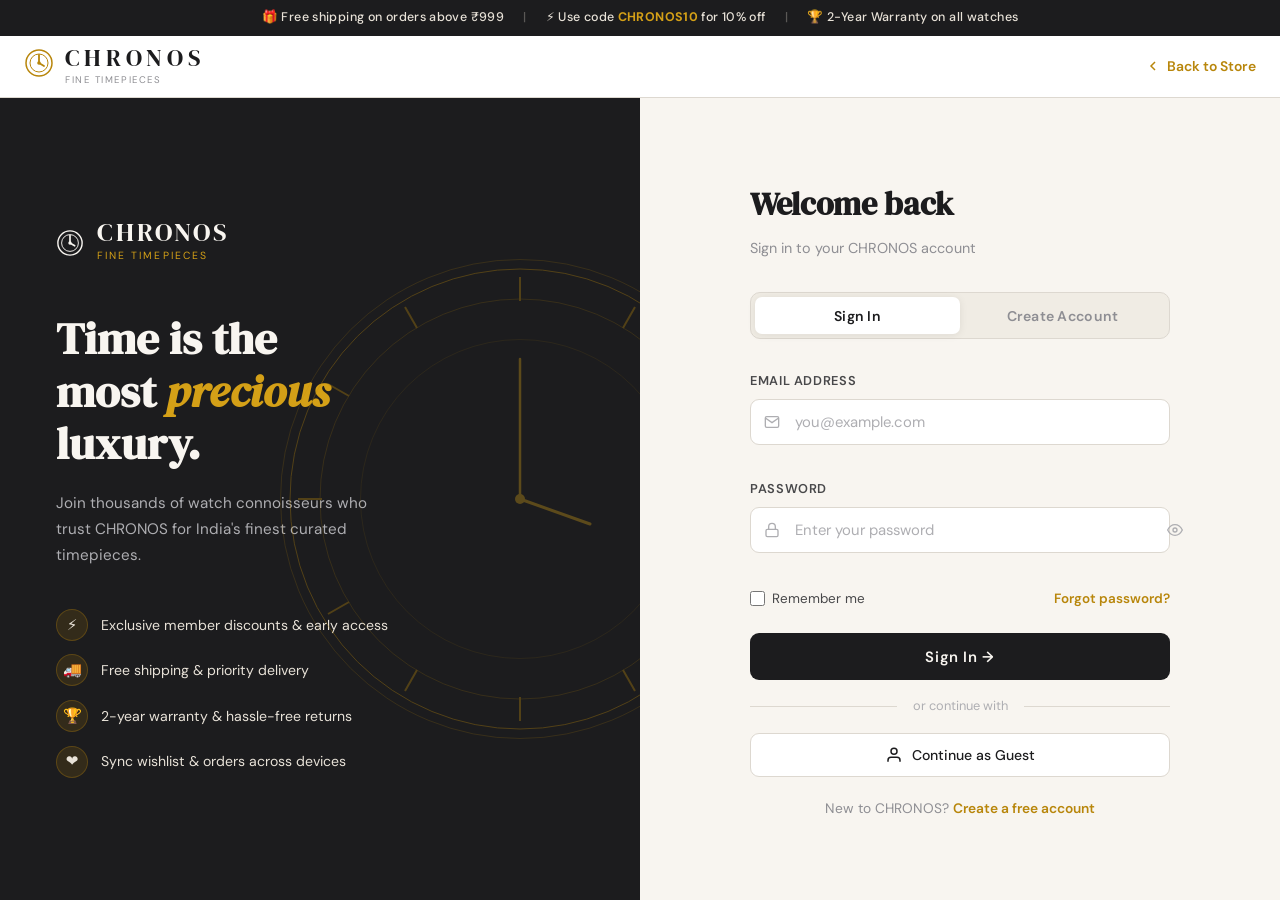
<file: login.html>
<!DOCTYPE html>
<html lang="en">
<head>
    <meta charset="UTF-8">
    <meta name="viewport" content="width=device-width, initial-scale=1.0">
    <title>Login — CHRONOS Fine Timepieces</title>
    <link rel="stylesheet" href="style.css">
    <link rel="preconnect" href="https://fonts.googleapis.com">
    <link rel="preconnect" href="https://fonts.gstatic.com" crossorigin>
    <link href="https://fonts.googleapis.com/css2?family=DM+Serif+Display:ital@0;1&family=DM+Sans:wght@300;400;500;600;700&display=swap" rel="stylesheet">

    <style>
        /* ── LOGIN PAGE STYLES ── */
        .login-page-wrapper {
            min-height: 100vh;
            display: flex;
            flex-direction: column;
        }

        /* ── AUTH HERO SECTION ── */
        .auth-section {
            flex: 1;
            display: grid;
            grid-template-columns: 1fr 1fr;
            min-height: calc(100vh - var(--nav) - var(--ann));
        }

        /* Left panel — decorative brand side */
        .auth-brand-panel {
            position: relative;
            background: var(--charcoal);
            display: flex;
            flex-direction: column;
            justify-content: center;
            align-items: flex-start;
            padding: 4rem 3.5rem;
            overflow: hidden;
        }

        /* Decorative clock ring */
        .auth-brand-panel::before {
            content: '';
            position: absolute;
            width: 480px;
            height: 480px;
            border-radius: 50%;
            border: 1.5px solid rgba(184,134,11,0.18);
            top: 50%;
            right: -120px;
            transform: translateY(-50%);
            pointer-events: none;
        }
        .auth-brand-panel::after {
            content: '';
            position: absolute;
            width: 320px;
            height: 320px;
            border-radius: 50%;
            border: 1px solid rgba(184,134,11,0.1);
            top: 50%;
            right: -40px;
            transform: translateY(-50%);
            pointer-events: none;
        }

        .auth-brand-logo {
            display: flex;
            align-items: center;
            gap: 0.8rem;
            margin-bottom: 3rem;
            color: var(--ivory);
            text-decoration: none;
        }
        .auth-brand-logo .logo-name {
            font-family: var(--font-d);
            font-size: 1.6rem;
            letter-spacing: 0.12em;
            color: var(--ivory);
        }
        .auth-brand-logo .logo-sub {
            font-size: 0.65rem;
            letter-spacing: 0.2em;
            text-transform: uppercase;
            color: var(--gold-2);
        }

        .auth-brand-tagline {
            font-family: var(--font-d);
            font-size: 2.8rem;
            line-height: 1.18;
            color: var(--ivory);
            margin-bottom: 1.25rem;
        }
        .auth-brand-tagline em {
            color: var(--gold-2);
            font-style: italic;
        }

        .auth-brand-desc {
            font-size: 0.95rem;
            color: var(--faint);
            max-width: 340px;
            line-height: 1.7;
            margin-bottom: 2.5rem;
        }

        .auth-perks {
            display: flex;
            flex-direction: column;
            gap: 0.85rem;
        }
        .auth-perk {
            display: flex;
            align-items: center;
            gap: 0.8rem;
            font-size: 0.88rem;
            color: var(--ivory-3);
        }
        .auth-perk-icon {
            width: 32px;
            height: 32px;
            border-radius: 50%;
            background: rgba(184,134,11,0.15);
            border: 1px solid rgba(184,134,11,0.3);
            display: flex;
            align-items: center;
            justify-content: center;
            font-size: 0.95rem;
            flex-shrink: 0;
        }

        /* Decorative watch tick marks */
        .clock-deco {
            position: absolute;
            width: 480px;
            height: 480px;
            top: 50%;
            right: -120px;
            transform: translateY(-50%);
            pointer-events: none;
        }
        .clock-deco svg {
            width: 100%;
            height: 100%;
            opacity: 0.35;
        }

        /* Right panel — form side */
        .auth-form-panel {
            background: var(--ivory);
            display: flex;
            flex-direction: column;
            justify-content: center;
            align-items: center;
            padding: 3rem 2.5rem;
        }

        .auth-form-box {
            width: 100%;
            max-width: 420px;
        }

        .auth-form-title {
            font-family: var(--font-d);
            font-size: 2rem;
            color: var(--charcoal);
            margin-bottom: 0.4rem;
        }
        .auth-form-subtitle {
            font-size: 0.9rem;
            color: var(--light-text);
            margin-bottom: 2rem;
        }

        /* Tab switcher */
        .auth-tabs {
            display: flex;
            background: var(--ivory-2);
            border-radius: 10px;
            padding: 4px;
            margin-bottom: 2rem;
            border: 1px solid var(--border);
        }
        .auth-tab {
            flex: 1;
            padding: 0.6rem 1rem;
            border-radius: 7px;
            font-size: 0.88rem;
            font-weight: 600;
            letter-spacing: 0.02em;
            color: var(--light-text);
            background: none;
            border: none;
            cursor: pointer;
            transition: all 0.2s ease;
        }
        .auth-tab.active {
            background: var(--white);
            color: var(--charcoal);
            box-shadow: var(--shadow-sm);
        }

        /* Form panels */
        .auth-panel { display: none; }
        .auth-panel.active { display: block; }

        /* Input groups */
        .input-group {
            margin-bottom: 1.1rem;
        }
        .input-group label {
            display: block;
            font-size: 0.8rem;
            font-weight: 600;
            letter-spacing: 0.05em;
            text-transform: uppercase;
            color: var(--mid);
            margin-bottom: 0.45rem;
        }
        .input-wrap {
            position: relative;
        }
        .input-wrap svg {
            position: absolute;
            left: 14px;
            top: 50%;
            transform: translateY(-50%);
            color: var(--faint);
            pointer-events: none;
            transition: color 0.2s;
        }
        .input-wrap input {
            width: 100%;
            padding: 0.75rem 1rem 0.75rem 2.75rem;
            border: 1.5px solid var(--border);
            border-radius: 9px;
            background: var(--white);
            font-size: 0.93rem;
            color: var(--charcoal);
            transition: border-color 0.2s, box-shadow 0.2s;
            outline: none;
        }
        .input-wrap input::placeholder { color: var(--faint); }
        .input-wrap input:focus {
            border-color: var(--gold);
            box-shadow: 0 0 0 3px rgba(184,134,11,0.1);
        }
        .input-wrap input:focus + svg,
        .input-wrap:focus-within svg { color: var(--gold); }

        /* Password toggle */
        .pwd-toggle {
            position: absolute;
            right: 13px;
            top: 50%;
            transform: translateY(-50%);
            background: none;
            border: none;
            cursor: pointer;
            color: var(--faint);
            display: flex;
            align-items: center;
            padding: 2px;
            transition: color 0.2s;
        }
        .pwd-toggle:hover { color: var(--charcoal); }

        .pwd-input-wrap input { padding-right: 2.8rem; }

        /* Options row */
        .auth-options {
            display: flex;
            align-items: center;
            justify-content: space-between;
            margin-bottom: 1.5rem;
            font-size: 0.84rem;
        }
        .auth-remember {
            display: flex;
            align-items: center;
            gap: 0.45rem;
            color: var(--mid);
            cursor: pointer;
            user-select: none;
        }
        .auth-remember input[type="checkbox"] {
            width: 15px;
            height: 15px;
            accent-color: var(--gold);
            cursor: pointer;
        }
        .auth-forgot {
            color: var(--gold);
            font-weight: 600;
            text-decoration: none;
            transition: color 0.2s;
        }
        .auth-forgot:hover { color: var(--gold-2); }

        /* Submit button */
        .auth-submit-btn {
            width: 100%;
            padding: 0.85rem 1rem;
            background: var(--charcoal);
            color: var(--ivory);
            border: none;
            border-radius: 9px;
            font-family: var(--font-b);
            font-size: 0.93rem;
            font-weight: 600;
            letter-spacing: 0.04em;
            cursor: pointer;
            position: relative;
            overflow: hidden;
            transition: background 0.22s, transform 0.15s, box-shadow 0.22s;
            margin-bottom: 1rem;
        }
        .auth-submit-btn::before {
            content: '';
            position: absolute;
            inset: 0;
            background: linear-gradient(135deg, rgba(184,134,11,0.18) 0%, transparent 60%);
            opacity: 0;
            transition: opacity 0.3s;
        }
        .auth-submit-btn:hover {
            background: var(--dark);
            box-shadow: var(--shadow-gold);
            transform: translateY(-1px);
        }
        .auth-submit-btn:hover::before { opacity: 1; }
        .auth-submit-btn:active { transform: translateY(0); }

        /* Or divider */
        .auth-divider {
            display: flex;
            align-items: center;
            gap: 1rem;
            margin-bottom: 1rem;
            color: var(--faint);
            font-size: 0.8rem;
        }
        .auth-divider::before,
        .auth-divider::after {
            content: '';
            flex: 1;
            height: 1px;
            background: var(--border);
        }

        /* Guest / Google btn */
        .auth-social-btn {
            width: 100%;
            padding: 0.75rem 1rem;
            border: 1.5px solid var(--border);
            border-radius: 9px;
            background: var(--white);
            font-family: var(--font-b);
            font-size: 0.88rem;
            font-weight: 500;
            color: var(--charcoal);
            cursor: pointer;
            display: flex;
            align-items: center;
            justify-content: center;
            gap: 0.6rem;
            transition: border-color 0.2s, box-shadow 0.2s, background 0.2s;
            margin-bottom: 0.65rem;
        }
        .auth-social-btn:hover {
            border-color: var(--gold);
            background: var(--ivory-2);
            box-shadow: var(--shadow-sm);
        }

        /* Switch text */
        .auth-switch {
            text-align: center;
            font-size: 0.86rem;
            color: var(--light-text);
            margin-top: 1.25rem;
        }
        .auth-switch a, .auth-switch button {
            color: var(--gold);
            font-weight: 600;
            cursor: pointer;
            background: none;
            border: none;
            font-family: var(--font-b);
            font-size: inherit;
            padding: 0;
            text-decoration: none;
            transition: color 0.2s;
        }
        .auth-switch a:hover, .auth-switch button:hover { color: var(--gold-2); }

        /* Password strength */
        .pwd-strength {
            height: 3px;
            border-radius: 2px;
            background: var(--border);
            margin-top: 0.45rem;
            overflow: hidden;
        }
        .pwd-strength-bar {
            height: 100%;
            border-radius: 2px;
            width: 0%;
            transition: width 0.3s ease, background 0.3s ease;
        }
        .pwd-strength-label {
            font-size: 0.74rem;
            color: var(--faint);
            margin-top: 0.25rem;
            min-height: 1em;
        }

        /* Input valid/invalid states */
        .input-wrap input.valid   { border-color: var(--green); }
        .input-wrap input.invalid { border-color: var(--red); }
        .field-error {
            font-size: 0.76rem;
            color: var(--red);
            margin-top: 0.3rem;
            min-height: 1em;
        }

        /* Toast (reuse site style) */
        .toast-container {
            position: fixed;
            bottom: 1.5rem;
            right: 1.5rem;
            z-index: 9999;
            display: flex;
            flex-direction: column;
            gap: 0.6rem;
        }
        .toast {
            background: var(--charcoal);
            color: var(--ivory);
            padding: 0.75rem 1.1rem;
            border-radius: 8px;
            font-size: 0.88rem;
            box-shadow: var(--shadow-md);
            animation: toastIn 0.3s ease forwards;
            max-width: 280px;
        }
        .toast.success { border-left: 3px solid var(--green); }
        .toast.error   { border-left: 3px solid var(--red); }
        @keyframes toastIn {
            from { opacity: 0; transform: translateX(40px); }
            to   { opacity: 1; transform: translateX(0); }
        }

        /* Forgot password modal */
        .modal-overlay {
            position: fixed;
            inset: 0;
            background: rgba(28,28,30,0.55);
            backdrop-filter: blur(4px);
            z-index: 2000;
            display: none;
            align-items: center;
            justify-content: center;
        }
        .modal-overlay.open { display: flex; }
        .modal-box {
            background: var(--white);
            border-radius: 16px;
            padding: 2.5rem;
            width: min(420px, 90vw);
            box-shadow: var(--shadow-lg);
            position: relative;
            animation: modalIn 0.3s cubic-bezier(0.34,1.56,0.64,1) forwards;
        }
        @keyframes modalIn {
            from { opacity: 0; transform: scale(0.92); }
            to   { opacity: 1; transform: scale(1); }
        }
        .modal-close {
            position: absolute;
            top: 1rem;
            right: 1rem;
            background: none;
            border: none;
            font-size: 1.1rem;
            cursor: pointer;
            color: var(--faint);
            transition: color 0.2s;
        }
        .modal-close:hover { color: var(--charcoal); }
        .modal-title {
            font-family: var(--font-d);
            font-size: 1.4rem;
            color: var(--charcoal);
            margin-bottom: 0.4rem;
        }
        .modal-desc {
            font-size: 0.87rem;
            color: var(--light-text);
            margin-bottom: 1.5rem;
        }

        /* Name row for signup */
        .name-row {
            display: grid;
            grid-template-columns: 1fr 1fr;
            gap: 0.75rem;
        }

        /* Responsive */
        @media (max-width: 800px) {
            .auth-section { grid-template-columns: 1fr; }
            .auth-brand-panel { display: none; }
            .auth-form-panel { padding: 2rem 1.25rem; }
        }
    </style>
</head>
<body class="login-page-wrapper">

<!-- ═══ ANNOUNCEMENT BAR ═══ -->
<div class="announce-bar">
    <span>🎁 Free shipping on orders above ₹999</span>
    <span class="sep">|</span>
    <span>⚡ Use code <strong>CHRONOS10</strong> for 10% off</span>
    <span class="sep">|</span>
    <span>🏆 2-Year Warranty on all watches</span>
</div>

<!-- ═══ NAVBAR ═══ -->
<nav class="navbar" id="navbar">
    <div class="nav-wrap">
        <a class="logo" href="index.html">
            <div class="logo-icon">
                <svg width="30" height="30" viewBox="0 0 30 30" fill="none">
                    <circle cx="15" cy="15" r="13" stroke="currentColor" stroke-width="1.5"/>
                    <circle cx="15" cy="15" r="9"  stroke="currentColor" stroke-width="1"/>
                    <line x1="15" y1="7"  x2="15" y2="15" stroke="currentColor" stroke-width="1.8" stroke-linecap="round"/>
                    <line x1="15" y1="15" x2="20" y2="18" stroke="currentColor" stroke-width="1.8" stroke-linecap="round"/>
                    <circle cx="15" cy="15" r="1.8" fill="currentColor"/>
                </svg>
            </div>
            <div>
                <div class="logo-name">CHRONOS</div>
                <div class="logo-sub">Fine Timepieces</div>
            </div>
        </a>
        <div style="flex:1"></div>
        <a href="index.html" style="font-size:0.87rem;font-weight:600;color:var(--gold);display:flex;align-items:center;gap:0.4rem;">
            <svg width="16" height="16" viewBox="0 0 24 24" fill="none" stroke="currentColor" stroke-width="2.2"><polyline points="15 18 9 12 15 6"/></svg>
            Back to Store
        </a>
    </div>
</nav>

<!-- ═══ AUTH SECTION ═══ -->
<section class="auth-section">

    <!-- LEFT: Brand Panel -->
    <div class="auth-brand-panel">

        <!-- Clock decoration SVG -->
        <div class="clock-deco">
            <svg viewBox="0 0 480 480" fill="none" xmlns="http://www.w3.org/2000/svg">
                <circle cx="240" cy="240" r="230" stroke="#b8860b" stroke-width="1"/>
                <circle cx="240" cy="240" r="200" stroke="#b8860b" stroke-width="0.5"/>
                <!-- Hour tick marks -->
                <g stroke="#b8860b" stroke-width="2">
                    <!-- 12 o'clock -->
                    <line x1="240" y1="18" x2="240" y2="42"/>
                    <!-- 1 -->
                    <line x1="355" y1="48" x2="343" y2="69"/>
                    <!-- 2 -->
                    <line x1="432" y1="125" x2="411" y2="137"/>
                    <!-- 3 -->
                    <line x1="462" y1="240" x2="438" y2="240"/>
                    <!-- 4 -->
                    <line x1="432" y1="355" x2="411" y2="343"/>
                    <!-- 5 -->
                    <line x1="355" y1="432" x2="343" y2="411"/>
                    <!-- 6 -->
                    <line x1="240" y1="462" x2="240" y2="438"/>
                    <!-- 7 -->
                    <line x1="125" y1="432" x2="137" y2="411"/>
                    <!-- 8 -->
                    <line x1="48" y1="355" x2="69" y2="343"/>
                    <!-- 9 -->
                    <line x1="18" y1="240" x2="42" y2="240"/>
                    <!-- 10 -->
                    <line x1="48" y1="125" x2="69" y2="137"/>
                    <!-- 11 -->
                    <line x1="125" y1="48" x2="137" y2="69"/>
                </g>
                <!-- Hands -->
                <line x1="240" y1="240" x2="240" y2="100" stroke="#d4a017" stroke-width="2.5" stroke-linecap="round"/>
                <line x1="240" y1="240" x2="310" y2="265" stroke="#d4a017" stroke-width="3" stroke-linecap="round"/>
                <circle cx="240" cy="240" r="5" fill="#d4a017"/>
            </svg>
        </div>

        <a href="index.html" class="auth-brand-logo">
            <svg width="28" height="28" viewBox="0 0 30 30" fill="none">
                <circle cx="15" cy="15" r="13" stroke="currentColor" stroke-width="1.5"/>
                <circle cx="15" cy="15" r="9"  stroke="currentColor" stroke-width="1"/>
                <line x1="15" y1="7"  x2="15" y2="15" stroke="currentColor" stroke-width="1.8" stroke-linecap="round"/>
                <line x1="15" y1="15" x2="20" y2="18" stroke="currentColor" stroke-width="1.8" stroke-linecap="round"/>
                <circle cx="15" cy="15" r="1.8" fill="currentColor"/>
            </svg>
            <div>
                <div class="logo-name">CHRONOS</div>
                <div class="logo-sub">Fine Timepieces</div>
            </div>
        </a>

        <h2 class="auth-brand-tagline">Time is the<br>most <em>precious</em><br>luxury.</h2>
        <p class="auth-brand-desc">Join thousands of watch connoisseurs who trust CHRONOS for India's finest curated timepieces.</p>

        <div class="auth-perks">
            <div class="auth-perk">
                <div class="auth-perk-icon">⚡</div>
                <span>Exclusive member discounts & early access</span>
            </div>
            <div class="auth-perk">
                <div class="auth-perk-icon">🚚</div>
                <span>Free shipping & priority delivery</span>
            </div>
            <div class="auth-perk">
                <div class="auth-perk-icon">🏆</div>
                <span>2-year warranty & hassle-free returns</span>
            </div>
            <div class="auth-perk">
                <div class="auth-perk-icon">❤️</div>
                <span>Sync wishlist & orders across devices</span>
            </div>
        </div>
    </div>

    <!-- RIGHT: Form Panel -->
    <div class="auth-form-panel">
        <div class="auth-form-box">

            <h1 class="auth-form-title" id="formTitle">Welcome back</h1>
            <p class="auth-form-subtitle" id="formSubtitle">Sign in to your CHRONOS account</p>

            <!-- Tabs -->
            <div class="auth-tabs">
                <button class="auth-tab active" id="tabLogin" onclick="switchTab('login')">Sign In</button>
                <button class="auth-tab" id="tabSignup" onclick="switchTab('signup')">Create Account</button>
            </div>

            <!-- ── LOGIN PANEL ── -->
            <div class="auth-panel active" id="panelLogin">
                <div class="input-group">
                    <label>Email Address</label>
                    <div class="input-wrap">
                        <svg width="16" height="16" viewBox="0 0 24 24" fill="none" stroke="currentColor" stroke-width="2"><path d="M4 4h16c1.1 0 2 .9 2 2v12c0 1.1-.9 2-2 2H4c-1.1 0-2-.9-2-2V6c0-1.1.9-2 2-2z"/><polyline points="22,6 12,13 2,6"/></svg>
                        <input type="email" id="loginEmail" placeholder="you@example.com" autocomplete="email">
                    </div>
                    <div class="field-error" id="loginEmailErr"></div>
                </div>

                <div class="input-group">
                    <label>Password</label>
                    <div class="input-wrap pwd-input-wrap">
                        <svg width="16" height="16" viewBox="0 0 24 24" fill="none" stroke="currentColor" stroke-width="2"><rect x="3" y="11" width="18" height="11" rx="2" ry="2"/><path d="M7 11V7a5 5 0 0 1 10 0v4"/></svg>
                        <input type="password" id="loginPwd" placeholder="Enter your password" autocomplete="current-password">
                        <button class="pwd-toggle" onclick="togglePwd('loginPwd', this)" type="button" title="Show/hide password">
                            <svg width="16" height="16" viewBox="0 0 24 24" fill="none" stroke="currentColor" stroke-width="2"><path d="M1 12s4-8 11-8 11 8 11 8-4 8-11 8-11-8-11-8z"/><circle cx="12" cy="12" r="3"/></svg>
                        </button>
                    </div>
                    <div class="field-error" id="loginPwdErr"></div>
                </div>

                <div class="auth-options">
                    <label class="auth-remember">
                        <input type="checkbox" id="rememberMe"> Remember me
                    </label>
                    <a href="#" class="auth-forgot" onclick="openForgotModal(event)">Forgot password?</a>
                </div>

                <button class="auth-submit-btn" onclick="handleLogin()">Sign In →</button>

                <div class="auth-divider">or continue with</div>

                <button class="auth-social-btn" onclick="handleGuest()">
                    <svg width="18" height="18" viewBox="0 0 24 24" fill="none" stroke="currentColor" stroke-width="2"><path d="M20 21v-2a4 4 0 0 0-4-4H8a4 4 0 0 0-4 4v2"/><circle cx="12" cy="7" r="4"/></svg>
                    Continue as Guest
                </button>

                <div class="auth-switch">
                    New to CHRONOS? <button onclick="switchTab('signup')">Create a free account</button>
                </div>
            </div>

            <!-- ── SIGNUP PANEL ── -->
            <div class="auth-panel" id="panelSignup">
                <div class="name-row">
                    <div class="input-group">
                        <label>First Name</label>
                        <div class="input-wrap">
                            <svg width="16" height="16" viewBox="0 0 24 24" fill="none" stroke="currentColor" stroke-width="2"><path d="M20 21v-2a4 4 0 0 0-4-4H8a4 4 0 0 0-4 4v2"/><circle cx="12" cy="7" r="4"/></svg>
                            <input type="text" id="signupFirst" placeholder="Rahul" autocomplete="given-name">
                        </div>
                        <div class="field-error" id="signupFirstErr"></div>
                    </div>
                    <div class="input-group">
                        <label>Last Name</label>
                        <div class="input-wrap">
                            <svg width="16" height="16" viewBox="0 0 24 24" fill="none" stroke="currentColor" stroke-width="2"><path d="M20 21v-2a4 4 0 0 0-4-4H8a4 4 0 0 0-4 4v2"/><circle cx="12" cy="7" r="4"/></svg>
                            <input type="text" id="signupLast" placeholder="Sharma" autocomplete="family-name">
                        </div>
                    </div>
                </div>

                <div class="input-group">
                    <label>Email Address</label>
                    <div class="input-wrap">
                        <svg width="16" height="16" viewBox="0 0 24 24" fill="none" stroke="currentColor" stroke-width="2"><path d="M4 4h16c1.1 0 2 .9 2 2v12c0 1.1-.9 2-2 2H4c-1.1 0-2-.9-2-2V6c0-1.1.9-2 2-2z"/><polyline points="22,6 12,13 2,6"/></svg>
                        <input type="email" id="signupEmail" placeholder="you@example.com" autocomplete="email">
                    </div>
                    <div class="field-error" id="signupEmailErr"></div>
                </div>

                <div class="input-group">
                    <label>Phone Number</label>
                    <div class="input-wrap">
                        <svg width="16" height="16" viewBox="0 0 24 24" fill="none" stroke="currentColor" stroke-width="2"><path d="M22 16.92v3a2 2 0 0 1-2.18 2 19.79 19.79 0 0 1-8.63-3.07A19.5 19.5 0 0 1 4.69 13 19.79 19.79 0 0 1 1.61 4.38 2 2 0 0 1 3.59 2h3a2 2 0 0 1 2 1.72 12.84 12.84 0 0 0 .7 2.81 2 2 0 0 1-.45 2.11L8.09 9.91a16 16 0 0 0 6 6l.81-.81a2 2 0 0 1 2.11-.45 12.84 12.84 0 0 0 2.81.7A2 2 0 0 1 22 17z"/></svg>
                        <input type="tel" id="signupPhone" placeholder="+91 98765 43210" autocomplete="tel">
                    </div>
                    <div class="field-error" id="signupPhoneErr"></div>
                </div>

                <div class="input-group">
                    <label>Password</label>
                    <div class="input-wrap pwd-input-wrap">
                        <svg width="16" height="16" viewBox="0 0 24 24" fill="none" stroke="currentColor" stroke-width="2"><rect x="3" y="11" width="18" height="11" rx="2" ry="2"/><path d="M7 11V7a5 5 0 0 1 10 0v4"/></svg>
                        <input type="password" id="signupPwd" placeholder="Create a strong password" oninput="checkPwdStrength(this.value)" autocomplete="new-password">
                        <button class="pwd-toggle" onclick="togglePwd('signupPwd', this)" type="button" title="Show/hide password">
                            <svg width="16" height="16" viewBox="0 0 24 24" fill="none" stroke="currentColor" stroke-width="2"><path d="M1 12s4-8 11-8 11 8 11 8-4 8-11 8-11-8-11-8z"/><circle cx="12" cy="12" r="3"/></svg>
                        </button>
                    </div>
                    <div class="pwd-strength"><div class="pwd-strength-bar" id="pwdStrengthBar"></div></div>
                    <div class="pwd-strength-label" id="pwdStrengthLabel"></div>
                    <div class="field-error" id="signupPwdErr"></div>
                </div>

                <div class="input-group">
                    <label>Confirm Password</label>
                    <div class="input-wrap pwd-input-wrap">
                        <svg width="16" height="16" viewBox="0 0 24 24" fill="none" stroke="currentColor" stroke-width="2"><rect x="3" y="11" width="18" height="11" rx="2" ry="2"/><path d="M7 11V7a5 5 0 0 1 10 0v4"/></svg>
                        <input type="password" id="signupConfirm" placeholder="Re-enter password" autocomplete="new-password">
                        <button class="pwd-toggle" onclick="togglePwd('signupConfirm', this)" type="button" title="Show/hide password">
                            <svg width="16" height="16" viewBox="0 0 24 24" fill="none" stroke="currentColor" stroke-width="2"><path d="M1 12s4-8 11-8 11 8 11 8-4 8-11 8-11-8-11-8z"/><circle cx="12" cy="12" r="3"/></svg>
                        </button>
                    </div>
                    <div class="field-error" id="signupConfirmErr"></div>
                </div>

                <button class="auth-submit-btn" onclick="handleSignup()">Create Account →</button>

                <div class="auth-switch">
                    Already have an account? <button onclick="switchTab('login')">Sign in</button>
                </div>
            </div>

        </div>
    </div>
</section>

<!-- ═══ FORGOT PASSWORD MODAL ═══ -->
<div class="modal-overlay" id="forgotModal">
    <div class="modal-box">
        <button class="modal-close" onclick="closeForgotModal()">✕</button>
        <h2 class="modal-title">Reset Password</h2>
        <p class="modal-desc">Enter your email and we'll send you a reset link.</p>
        <div class="input-group">
            <label>Email Address</label>
            <div class="input-wrap">
                <svg width="16" height="16" viewBox="0 0 24 24" fill="none" stroke="currentColor" stroke-width="2"><path d="M4 4h16c1.1 0 2 .9 2 2v12c0 1.1-.9 2-2 2H4c-1.1 0-2-.9-2-2V6c0-1.1.9-2 2-2z"/><polyline points="22,6 12,13 2,6"/></svg>
                <input type="email" id="forgotEmail" placeholder="you@example.com">
            </div>
            <div class="field-error" id="forgotEmailErr"></div>
        </div>
        <button class="auth-submit-btn" style="margin-top:0.5rem" onclick="handleForgot()">Send Reset Link</button>
    </div>
</div>

<!-- Toast container -->
<div class="toast-container" id="toastContainer"></div>

<script>
    /* ── Navbar scroll effect ── */
    window.addEventListener('scroll', () => {
        document.getElementById('navbar').classList.toggle('scrolled', window.scrollY > 10);
    });

    /* ── Tab switch ── */
    function switchTab(tab) {
        const isLogin = tab === 'login';
        document.getElementById('tabLogin').classList.toggle('active', isLogin);
        document.getElementById('tabSignup').classList.toggle('active', !isLogin);
        document.getElementById('panelLogin').classList.toggle('active', isLogin);
        document.getElementById('panelSignup').classList.toggle('active', !isLogin);
        document.getElementById('formTitle').textContent    = isLogin ? 'Welcome back'                 : 'Join CHRONOS';
        document.getElementById('formSubtitle').textContent = isLogin ? 'Sign in to your CHRONOS account' : 'Create your free account today';
        clearAllErrors();
    }

    /* ── Toggle password visibility ── */
    function togglePwd(inputId, btn) {
        const inp = document.getElementById(inputId);
        const isText = inp.type === 'text';
        inp.type = isText ? 'password' : 'text';
        btn.innerHTML = isText
            ? `<svg width="16" height="16" viewBox="0 0 24 24" fill="none" stroke="currentColor" stroke-width="2"><path d="M1 12s4-8 11-8 11 8 11 8-4 8-11 8-11-8-11-8z"/><circle cx="12" cy="12" r="3"/></svg>`
            : `<svg width="16" height="16" viewBox="0 0 24 24" fill="none" stroke="currentColor" stroke-width="2"><path d="M17.94 17.94A10.07 10.07 0 0 1 12 20c-7 0-11-8-11-8a18.45 18.45 0 0 1 5.06-5.94M9.9 4.24A9.12 9.12 0 0 1 12 4c7 0 11 8 11 8a18.5 18.5 0 0 1-2.16 3.19m-6.72-1.07a3 3 0 1 1-4.24-4.24"/><line x1="1" y1="1" x2="23" y2="23"/></svg>`;
    }

    /* ── Password strength ── */
    function checkPwdStrength(val) {
        const bar   = document.getElementById('pwdStrengthBar');
        const label = document.getElementById('pwdStrengthLabel');
        if (!val) { bar.style.width='0'; label.textContent=''; return; }
        let score = 0;
        if (val.length >= 8)  score++;
        if (/[A-Z]/.test(val)) score++;
        if (/[0-9]/.test(val)) score++;
        if (/[^A-Za-z0-9]/.test(val)) score++;
        const configs = [
            { w:'20%', c:'#e63946', t:'Weak' },
            { w:'45%', c:'#f4a261', t:'Fair' },
            { w:'70%', c:'#e9c46a', t:'Good' },
            { w:'100%',c:'#2a9d3d', t:'Strong' }
        ];
        const cfg = configs[score - 1] || configs[0];
        bar.style.width      = cfg.w;
        bar.style.background = cfg.c;
        label.textContent    = cfg.t;
        label.style.color    = cfg.c;
    }

    /* ── Validation helpers ── */
    function setErr(id, msg) {
        const el = document.getElementById(id);
        if (el) el.textContent = msg;
    }
    function setInputState(id, state) {
        const el = document.getElementById(id);
        if (!el) return;
        el.classList.remove('valid','invalid');
        if (state) el.classList.add(state);
    }
    function clearAllErrors() {
        ['loginEmailErr','loginPwdErr','signupFirstErr','signupEmailErr','signupPhoneErr','signupPwdErr','signupConfirmErr','forgotEmailErr']
            .forEach(id => setErr(id, ''));
        ['loginEmail','loginPwd','signupFirst','signupEmail','signupPhone','signupPwd','signupConfirm','forgotEmail']
            .forEach(id => setInputState(id, null));
    }
    function isValidEmail(e) { return /^[^\s@]+@[^\s@]+\.[^\s@]+$/.test(e); }

    /* ── Login ── */
    function handleLogin() {
        clearAllErrors();
        const email = document.getElementById('loginEmail').value.trim();
        const pwd   = document.getElementById('loginPwd').value;
        let valid = true;

        if (!email) {
            setErr('loginEmailErr', 'Email is required.');
            setInputState('loginEmail', 'invalid');
            valid = false;
        } else if (!isValidEmail(email)) {
            setErr('loginEmailErr', 'Please enter a valid email.');
            setInputState('loginEmail', 'invalid');
            valid = false;
        } else {
            setInputState('loginEmail', 'valid');
        }

        if (!pwd) {
            setErr('loginPwdErr', 'Password is required.');
            setInputState('loginPwd', 'invalid');
            valid = false;
        } else if (pwd.length < 6) {
            setErr('loginPwdErr', 'Password must be at least 6 characters.');
            setInputState('loginPwd', 'invalid');
            valid = false;
        } else {
            setInputState('loginPwd', 'valid');
        }

        if (!valid) return;

        /* Simulate login — store a simple session flag */
        const userData = { email, name: email.split('@')[0], loggedIn: true };
        localStorage.setItem('chronos_user', JSON.stringify(userData));
        showToast('Signed in successfully! Redirecting…', 'success');
        setTimeout(() => window.location.href = 'index.html', 1400);
    }

    /* ── Sign up ── */
    function handleSignup() {
        clearAllErrors();
        const first   = document.getElementById('signupFirst').value.trim();
        const email   = document.getElementById('signupEmail').value.trim();
        const phone   = document.getElementById('signupPhone').value.trim();
        const pwd     = document.getElementById('signupPwd').value;
        const confirm = document.getElementById('signupConfirm').value;
        let valid = true;

        if (!first) {
            setErr('signupFirstErr', 'First name is required.');
            setInputState('signupFirst', 'invalid');
            valid = false;
        } else { setInputState('signupFirst', 'valid'); }

        if (!email) {
            setErr('signupEmailErr', 'Email is required.');
            setInputState('signupEmail', 'invalid');
            valid = false;
        } else if (!isValidEmail(email)) {
            setErr('signupEmailErr', 'Please enter a valid email.');
            setInputState('signupEmail', 'invalid');
            valid = false;
        } else { setInputState('signupEmail', 'valid'); }

        if (phone && !/^[+\d\s\-]{7,15}$/.test(phone)) {
            setErr('signupPhoneErr', 'Enter a valid phone number.');
            setInputState('signupPhone', 'invalid');
            valid = false;
        } else if (phone) { setInputState('signupPhone', 'valid'); }

        if (!pwd || pwd.length < 8) {
            setErr('signupPwdErr', 'Password must be at least 8 characters.');
            setInputState('signupPwd', 'invalid');
            valid = false;
        } else { setInputState('signupPwd', 'valid'); }

        if (pwd !== confirm) {
            setErr('signupConfirmErr', 'Passwords do not match.');
            setInputState('signupConfirm', 'invalid');
            valid = false;
        } else if (confirm) { setInputState('signupConfirm', 'valid'); }

        if (!valid) return;

        const last = document.getElementById('signupLast').value.trim();
        const userData = { email, name: `${first} ${last}`.trim(), phone, loggedIn: true };
        localStorage.setItem('chronos_user', JSON.stringify(userData));
        showToast('Account created! Welcome to CHRONOS 🎉', 'success');
        setTimeout(() => window.location.href = 'index.html', 1400);
    }

    /* ── Guest ── */
    function handleGuest() {
        localStorage.setItem('chronos_user', JSON.stringify({ name: 'Guest', loggedIn: true, guest: true }));
        showToast('Continuing as Guest…', 'success');
        setTimeout(() => window.location.href = 'index.html', 1000);
    }

    /* ── Forgot password modal ── */
    function openForgotModal(e) {
        e.preventDefault();
        document.getElementById('forgotModal').classList.add('open');
    }
    function closeForgotModal() {
        document.getElementById('forgotModal').classList.remove('open');
        setErr('forgotEmailErr', '');
        document.getElementById('forgotEmail').value = '';
        setInputState('forgotEmail', null);
    }
    function handleForgot() {
        const email = document.getElementById('forgotEmail').value.trim();
        if (!email || !isValidEmail(email)) {
            setErr('forgotEmailErr', 'Please enter a valid email.');
            setInputState('forgotEmail', 'invalid');
            return;
        }
        setInputState('forgotEmail', 'valid');
        closeForgotModal();
        showToast('Reset link sent! Check your inbox.', 'success');
    }

    /* ── Close modal on overlay click ── */
    document.getElementById('forgotModal').addEventListener('click', function(e) {
        if (e.target === this) closeForgotModal();
    });

    /* ── Toast ── */
    function showToast(msg, type = 'success') {
        const container = document.getElementById('toastContainer');
        const toast = document.createElement('div');
        toast.className = `toast ${type}`;
        toast.textContent = msg;
        container.appendChild(toast);
        setTimeout(() => toast.remove(), 3200);
    }
</script>
</body>
</html>
</file>
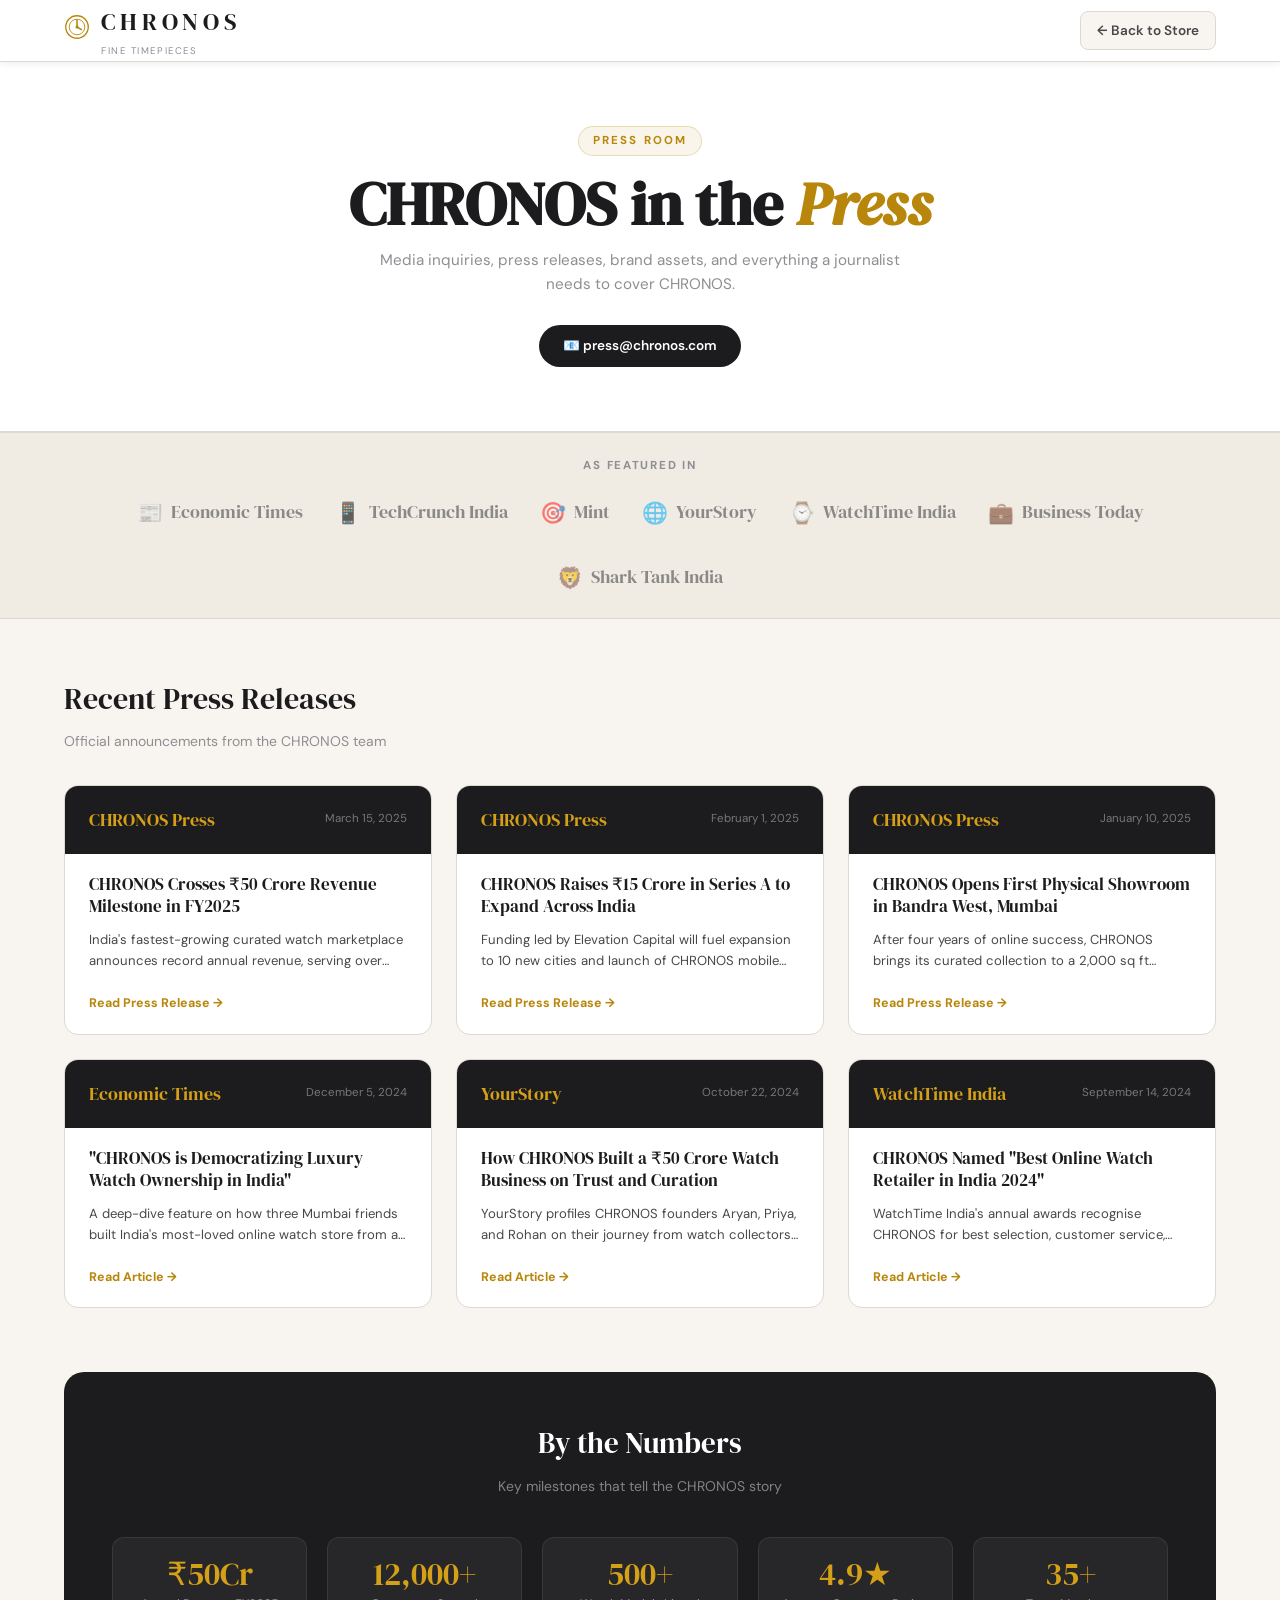
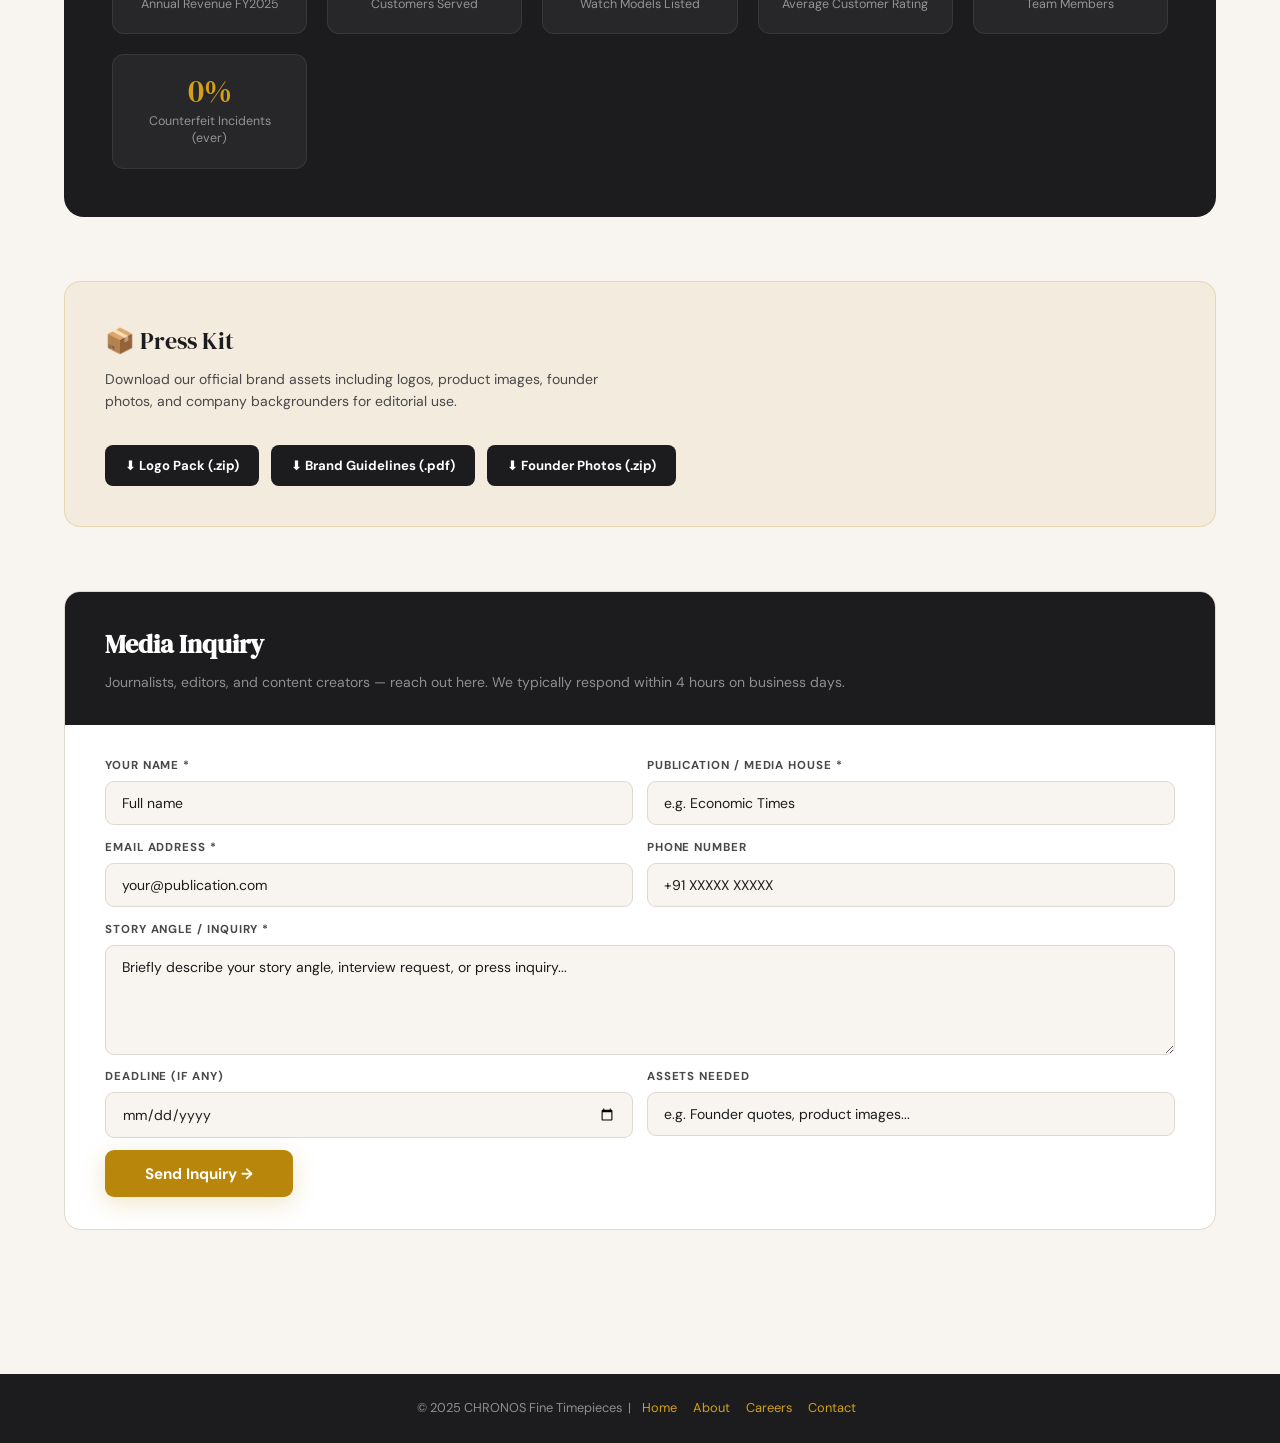
<file: press.html>
<!DOCTYPE html>
<html lang="en">
<head>
    <meta charset="UTF-8"><meta name="viewport" content="width=device-width, initial-scale=1.0">
    <title>Press — CHRONOS</title>
    <link href="https://fonts.googleapis.com/css2?family=DM+Serif+Display:ital@0;1&family=DM+Sans:wght@300;400;500;600;700&display=swap" rel="stylesheet">
    <style>
        :root{--ivory:#f8f5f0;--ivory-2:#f0ece4;--white:#ffffff;--charcoal:#1c1c1e;--mid:#48484a;--light-text:#8e8e93;--gold:#b8860b;--gold-2:#d4a017;--gold-bg:rgba(184,134,11,0.08);--green:#2a9d3d;--border:#ddd8d0;--border-2:#ece8e0;--shadow-sm:0 1px 8px rgba(28,28,30,0.08);--shadow-md:0 4px 24px rgba(28,28,30,0.12);--shadow-gold:0 6px 24px rgba(184,134,11,0.22);--font-d:'DM Serif Display',Georgia,serif;--font-b:'DM Sans',system-ui,sans-serif;}
        *,*::before,*::after{margin:0;padding:0;box-sizing:border-box;}html{scroll-behavior:smooth;}
        body{font-family:var(--font-b);background:var(--ivory);color:var(--charcoal);line-height:1.6;}
        a{text-decoration:none;color:inherit;}button{cursor:pointer;border:none;background:none;font-family:var(--font-b);}img{display:block;max-width:100%;}input,textarea{font-family:var(--font-b);}
        ::-webkit-scrollbar{width:6px;}::-webkit-scrollbar-track{background:var(--ivory-2);}::-webkit-scrollbar-thumb{background:var(--gold);border-radius:3px;}
        .navbar{background:var(--white);border-bottom:1px solid var(--border);height:62px;position:sticky;top:0;z-index:100;box-shadow:var(--shadow-sm);}
        .nav-wrap{max-width:1200px;margin:0 auto;padding:0 1.5rem;height:100%;display:flex;align-items:center;justify-content:space-between;gap:1rem;}
        .logo{display:flex;align-items:center;gap:0.7rem;}.logo-icon{color:var(--gold);}
        .logo-name{font-family:var(--font-d);font-size:1.5rem;letter-spacing:0.2em;}
        .logo-sub{font-size:0.6rem;letter-spacing:0.16em;text-transform:uppercase;color:var(--light-text);margin-top:2px;}
        .nav-back{display:flex;align-items:center;gap:0.5rem;background:var(--ivory);border:1.5px solid var(--border);padding:0.45rem 1rem;border-radius:8px;font-size:0.85rem;font-weight:600;color:var(--mid);transition:all 0.2s ease;}
        .nav-back:hover{border-color:var(--gold);color:var(--gold);}

        .hero{background:var(--white);border-bottom:1px solid var(--border);padding:4rem 1.5rem;text-align:center;}
        .hero-eyebrow{display:inline-block;background:var(--gold-bg);border:1px solid rgba(184,134,11,0.25);color:var(--gold);font-size:0.72rem;font-weight:700;letter-spacing:0.18em;text-transform:uppercase;padding:0.3rem 0.9rem;border-radius:99px;margin-bottom:1rem;}
        .hero-title{font-family:var(--font-d);font-size:clamp(2.2rem,5vw,3.8rem);margin-bottom:0.75rem;line-height:1.05;}
        .hero-title em{color:var(--gold);font-style:italic;}
        .hero-desc{font-size:0.95rem;color:var(--light-text);max-width:540px;margin:0 auto 1.75rem;}
        .press-contact-pill{display:inline-flex;align-items:center;gap:0.6rem;background:var(--charcoal);color:white;padding:0.65rem 1.5rem;border-radius:99px;font-size:0.85rem;font-weight:600;transition:all 0.2s ease;}
        .press-contact-pill:hover{background:var(--gold);}

        /* LOGOS */
        .featured-in{background:var(--ivory-2);border-top:1px solid var(--border);border-bottom:1px solid var(--border);padding:1.5rem 1.5rem;}
        .fi-inner{max-width:1200px;margin:0 auto;}
        .fi-label{text-align:center;font-size:0.72rem;font-weight:700;letter-spacing:0.15em;text-transform:uppercase;color:var(--light-text);margin-bottom:1.25rem;}
        .logos-row{display:flex;justify-content:center;align-items:center;gap:2rem;flex-wrap:wrap;}
        .outlet-logo{display:flex;align-items:center;gap:0.5rem;font-family:var(--font-d);font-size:1.1rem;color:var(--mid);opacity:0.6;transition:opacity 0.2s ease;cursor:default;}
        .outlet-logo:hover{opacity:1;}
        .outlet-icon{font-size:1.3rem;}

        .main{max-width:1200px;margin:0 auto;padding:3.5rem 1.5rem 5rem;}
        .sec-title{font-family:var(--font-d);font-size:1.9rem;margin-bottom:0.4rem;}
        .sec-sub{font-size:0.875rem;color:var(--light-text);margin-bottom:2rem;}

        /* PRESS RELEASES */
        .press-grid{display:grid;grid-template-columns:repeat(auto-fill,minmax(320px,1fr));gap:1.5rem;margin-bottom:4rem;}
        .press-card{background:var(--white);border:1px solid var(--border);border-radius:14px;overflow:hidden;transition:all 0.3s ease;display:flex;flex-direction:column;}
        .press-card:hover{transform:translateY(-4px);box-shadow:var(--shadow-md);border-color:var(--gold);}
        .press-card-head{background:var(--charcoal);padding:1.25rem 1.5rem;display:flex;justify-content:space-between;align-items:center;}
        .outlet-name{font-family:var(--font-d);font-size:1.1rem;color:var(--gold-2);}
        .press-date{font-size:0.72rem;color:rgba(255,255,255,0.4);}
        .press-card-body{padding:1.25rem 1.5rem;flex:1;display:flex;flex-direction:column;gap:0.6rem;}
        .press-headline{font-family:var(--font-d);font-size:1.05rem;line-height:1.35;color:var(--charcoal);}
        .press-excerpt{font-size:0.82rem;color:var(--mid);line-height:1.65;display:-webkit-box;-webkit-line-clamp:2;-webkit-box-orient:vertical;overflow:hidden;}
        .press-read{display:inline-flex;align-items:center;gap:0.4rem;color:var(--gold);font-size:0.78rem;font-weight:700;margin-top:auto;padding-top:0.75rem;transition:gap 0.2s ease;}
        .press-read:hover{gap:0.7rem;}

        /* MILESTONES */
        .milestones-section{background:var(--charcoal);border-radius:20px;padding:3rem;margin-bottom:4rem;color:white;}
        .ms-title{font-family:var(--font-d);font-size:1.8rem;text-align:center;margin-bottom:0.5rem;}
        .ms-sub{text-align:center;color:rgba(255,255,255,0.45);font-size:0.875rem;margin-bottom:2.5rem;}
        .ms-grid{display:grid;grid-template-columns:repeat(auto-fill,minmax(180px,1fr));gap:1.25rem;}
        .ms-card{background:rgba(255,255,255,0.05);border:1px solid rgba(255,255,255,0.08);border-radius:12px;padding:1.25rem;text-align:center;}
        .ms-num{font-family:var(--font-d);font-size:2rem;color:var(--gold-2);line-height:1;margin-bottom:0.35rem;}
        .ms-label{font-size:0.78rem;color:rgba(255,255,255,0.5);line-height:1.4;}

        /* PRESS KIT */
        .presskit-section{background:var(--gold-bg);border:1px solid rgba(184,134,11,0.2);border-radius:16px;padding:2.5rem;margin-bottom:4rem;display:flex;align-items:center;justify-content:space-between;gap:2rem;flex-wrap:wrap;}
        .pk-content{}
        .pk-title{font-family:var(--font-d);font-size:1.5rem;margin-bottom:0.5rem;}
        .pk-desc{font-size:0.875rem;color:var(--mid);max-width:500px;}
        .pk-downloads{display:flex;gap:0.75rem;flex-wrap:wrap;}
        .pk-btn{display:flex;align-items:center;gap:0.5rem;background:var(--charcoal);color:white;padding:0.65rem 1.25rem;border-radius:8px;font-size:0.82rem;font-weight:700;transition:all 0.2s ease;}
        .pk-btn:hover{background:var(--gold);}

        /* CONTACT FORM */
        .press-form-card{background:var(--white);border:1px solid var(--border);border-radius:16px;overflow:hidden;}
        .pf-head{background:var(--charcoal);padding:2rem 2.5rem;color:white;}
        .pf-head h2{font-family:var(--font-d);font-size:1.6rem;margin-bottom:0.35rem;}
        .pf-head p{font-size:0.875rem;color:rgba(255,255,255,0.5);}
        .pf-body{padding:2rem 2.5rem;}
        .form-grid{display:grid;grid-template-columns:1fr 1fr;gap:0.85rem;}
        .form-field{display:flex;flex-direction:column;gap:0.35rem;}
        .form-field label{font-size:0.72rem;font-weight:700;letter-spacing:0.08em;text-transform:uppercase;color:var(--mid);}
        .form-input,.form-textarea{background:var(--ivory);border:1.5px solid var(--border);padding:0.75rem 1rem;border-radius:9px;font-size:0.875rem;color:var(--charcoal);outline:none;transition:border-color 0.2s ease;width:100%;}
        .form-input:focus,.form-textarea:focus{border-color:var(--gold);background:var(--white);}
        .form-input::placeholder,.form-textarea::placeholder{color:var(--faint);}
        .form-textarea{resize:vertical;min-height:110px;}
        .full-col{grid-column:1/-1;}
        .submit-btn{background:var(--gold);color:white;padding:0.85rem 2.5rem;border-radius:9px;font-size:0.95rem;font-weight:700;margin-top:0.75rem;transition:all 0.2s ease;box-shadow:var(--shadow-gold);}
        .submit-btn:hover{background:var(--gold-2);transform:translateY(-2px);}
        .success-msg{display:none;background:rgba(42,157,61,0.08);border:1.5px solid rgba(42,157,61,0.3);border-radius:10px;padding:1.25rem;color:var(--green);font-weight:600;font-size:0.9rem;margin-top:1rem;}
        .success-msg.show{display:flex;align-items:center;gap:0.6rem;}

        .footer{background:var(--charcoal);color:rgba(255,255,255,0.5);text-align:center;padding:1.5rem;font-size:0.8rem;margin-top:4rem;}
        .footer a{color:var(--gold-2);margin:0 0.5rem;}

        @media(max-width:768px){.form-grid{grid-template-columns:1fr;}.pf-head,.pf-body{padding:1.5rem;}.presskit-section{flex-direction:column;}}
    </style>
</head>
<body>
<nav class="navbar"><div class="nav-wrap">
    <a href="index.html" class="logo"><div class="logo-icon"><svg width="26" height="26" viewBox="0 0 30 30" fill="none"><circle cx="15" cy="15" r="13" stroke="currentColor" stroke-width="1.5"/><circle cx="15" cy="15" r="9" stroke="currentColor" stroke-width="1"/><line x1="15" y1="7" x2="15" y2="15" stroke="currentColor" stroke-width="1.8" stroke-linecap="round"/><line x1="15" y1="15" x2="20" y2="18" stroke="currentColor" stroke-width="1.8" stroke-linecap="round"/><circle cx="15" cy="15" r="1.8" fill="currentColor"/></svg></div><div><div class="logo-name">CHRONOS</div><div class="logo-sub">Fine Timepieces</div></div></a>
    <a href="index.html" class="nav-back">← Back to Store</a>
</div></nav>

<div class="hero">
    <div class="hero-eyebrow">Press Room</div>
    <h1 class="hero-title">CHRONOS in the <em>Press</em></h1>
    <p class="hero-desc">Media inquiries, press releases, brand assets, and everything a journalist needs to cover CHRONOS.</p>
    <a href="mailto:press@chronos.com" class="press-contact-pill">📧 press@chronos.com</a>
</div>

<div class="featured-in"><div class="fi-inner">
    <div class="fi-label">As Featured In</div>
    <div class="logos-row">
        <div class="outlet-logo"><span class="outlet-icon">📰</span> Economic Times</div>
        <div class="outlet-logo"><span class="outlet-icon">📱</span> TechCrunch India</div>
        <div class="outlet-logo"><span class="outlet-icon">🎯</span> Mint</div>
        <div class="outlet-logo"><span class="outlet-icon">🌐</span> YourStory</div>
        <div class="outlet-logo"><span class="outlet-icon">⌚</span> WatchTime India</div>
        <div class="outlet-logo"><span class="outlet-icon">💼</span> Business Today</div>
        <div class="outlet-logo"><span class="outlet-icon">🦁</span> Shark Tank India</div>
    </div>
</div></div>

<main class="main">
    <!-- Press Releases -->
    <div class="sec-title">Recent Press Releases</div>
    <div class="sec-sub">Official announcements from the CHRONOS team</div>
    <div class="press-grid">
        <div class="press-card">
            <div class="press-card-head"><span class="outlet-name">CHRONOS Press</span><span class="press-date">March 15, 2025</span></div>
            <div class="press-card-body">
                <div class="press-headline">CHRONOS Crosses ₹50 Crore Revenue Milestone in FY2025</div>
                <div class="press-excerpt">India's fastest-growing curated watch marketplace announces record annual revenue, serving over 12,000 customers across the country.</div>
                <a href="#" class="press-read">Read Press Release →</a>
            </div>
        </div>
        <div class="press-card">
            <div class="press-card-head"><span class="outlet-name">CHRONOS Press</span><span class="press-date">February 1, 2025</span></div>
            <div class="press-card-body">
                <div class="press-headline">CHRONOS Raises ₹15 Crore in Series A to Expand Across India</div>
                <div class="press-excerpt">Funding led by Elevation Capital will fuel expansion to 10 new cities and launch of CHRONOS mobile app for iOS and Android.</div>
                <a href="#" class="press-read">Read Press Release →</a>
            </div>
        </div>
        <div class="press-card">
            <div class="press-card-head"><span class="outlet-name">CHRONOS Press</span><span class="press-date">January 10, 2025</span></div>
            <div class="press-card-body">
                <div class="press-headline">CHRONOS Opens First Physical Showroom in Bandra West, Mumbai</div>
                <div class="press-excerpt">After four years of online success, CHRONOS brings its curated collection to a 2,000 sq ft flagship experience center in Mumbai.</div>
                <a href="#" class="press-read">Read Press Release →</a>
            </div>
        </div>
        <div class="press-card">
            <div class="press-card-head"><span class="outlet-name">Economic Times</span><span class="press-date">December 5, 2024</span></div>
            <div class="press-card-body">
                <div class="press-headline">"CHRONOS is Democratizing Luxury Watch Ownership in India"</div>
                <div class="press-excerpt">A deep-dive feature on how three Mumbai friends built India's most-loved online watch store from a ₹5 lakh investment.</div>
                <a href="#" class="press-read">Read Article →</a>
            </div>
        </div>
        <div class="press-card">
            <div class="press-card-head"><span class="outlet-name">YourStory</span><span class="press-date">October 22, 2024</span></div>
            <div class="press-card-body">
                <div class="press-headline">How CHRONOS Built a ₹50 Crore Watch Business on Trust and Curation</div>
                <div class="press-excerpt">YourStory profiles CHRONOS founders Aryan, Priya, and Rohan on their journey from watch collectors to startup founders.</div>
                <a href="#" class="press-read">Read Article →</a>
            </div>
        </div>
        <div class="press-card">
            <div class="press-card-head"><span class="outlet-name">WatchTime India</span><span class="press-date">September 14, 2024</span></div>
            <div class="press-card-body">
                <div class="press-headline">CHRONOS Named "Best Online Watch Retailer in India 2024"</div>
                <div class="press-excerpt">WatchTime India's annual awards recognise CHRONOS for best selection, customer service, and authenticity guarantee.</div>
                <a href="#" class="press-read">Read Article →</a>
            </div>
        </div>
    </div>

    <!-- Milestones -->
    <div class="milestones-section">
        <div class="ms-title">By the Numbers</div>
        <div class="ms-sub">Key milestones that tell the CHRONOS story</div>
        <div class="ms-grid">
            <div class="ms-card"><div class="ms-num">₹50Cr</div><div class="ms-label">Annual Revenue FY2025</div></div>
            <div class="ms-card"><div class="ms-num">12,000+</div><div class="ms-label">Customers Served</div></div>
            <div class="ms-card"><div class="ms-num">500+</div><div class="ms-label">Watch Models Listed</div></div>
            <div class="ms-card"><div class="ms-num">4.9★</div><div class="ms-label">Average Customer Rating</div></div>
            <div class="ms-card"><div class="ms-num">35+</div><div class="ms-label">Team Members</div></div>
            <div class="ms-card"><div class="ms-num">0%</div><div class="ms-label">Counterfeit Incidents (ever)</div></div>
        </div>
    </div>

    <!-- Press Kit -->
    <div class="presskit-section">
        <div class="pk-content">
            <div class="pk-title">📦 Press Kit</div>
            <div class="pk-desc">Download our official brand assets including logos, product images, founder photos, and company backgrounders for editorial use.</div>
        </div>
        <div class="pk-downloads">
            <a href="#" class="pk-btn" onclick="alert('Press kit download coming soon. Please email press@chronos.com')">⬇️ Logo Pack (.zip)</a>
            <a href="#" class="pk-btn" onclick="alert('Press kit download coming soon. Please email press@chronos.com')">⬇️ Brand Guidelines (.pdf)</a>
            <a href="#" class="pk-btn" onclick="alert('Press kit download coming soon. Please email press@chronos.com')">⬇️ Founder Photos (.zip)</a>
        </div>
    </div>

    <!-- Press Contact Form -->
    <div class="press-form-card">
        <div class="pf-head"><h2>Media Inquiry</h2><p>Journalists, editors, and content creators — reach out here. We typically respond within 4 hours on business days.</p></div>
        <div class="pf-body">
            <div class="form-grid">
                <div class="form-field"><label>Your Name *</label><input type="text" class="form-input" id="pressName" placeholder="Full name"></div>
                <div class="form-field"><label>Publication / Media House *</label><input type="text" class="form-input" id="pressOutlet" placeholder="e.g. Economic Times"></div>
                <div class="form-field"><label>Email Address *</label><input type="email" class="form-input" id="pressEmail" placeholder="your@publication.com"></div>
                <div class="form-field"><label>Phone Number</label><input type="tel" class="form-input" placeholder="+91 XXXXX XXXXX"></div>
                <div class="form-field full-col"><label>Story Angle / Inquiry *</label><textarea class="form-textarea" id="pressMsg" placeholder="Briefly describe your story angle, interview request, or press inquiry..."></textarea></div>
                <div class="form-field"><label>Deadline (if any)</label><input type="date" class="form-input"></div>
                <div class="form-field"><label>Assets Needed</label><input type="text" class="form-input" placeholder="e.g. Founder quotes, product images..."></div>
            </div>
            <button class="submit-btn" onclick="submitPressInquiry()">Send Inquiry →</button>
            <div class="success-msg" id="pressSuccess">✅ Inquiry received! Our PR team will respond within 4 business hours. Thank you for your interest in CHRONOS.</div>
        </div>
    </div>
</main>

<footer class="footer"><p>© 2025 CHRONOS Fine Timepieces &nbsp;|&nbsp;<a href="index.html">Home</a><a href="about.html">About</a><a href="careers.html">Careers</a><a href="contact.html">Contact</a></p></footer>
<script>
function submitPressInquiry(){
    const name=document.getElementById('pressName').value.trim();
    const outlet=document.getElementById('pressOutlet').value.trim();
    const email=document.getElementById('pressEmail').value.trim();
    const msg=document.getElementById('pressMsg').value.trim();
    if(!name||!outlet||!email||!msg){alert('Please fill in all required fields.');return;}
    const btn=document.querySelector('.submit-btn');
    btn.textContent='Sending...';btn.style.opacity='0.7';
    setTimeout(()=>{btn.textContent='Send Inquiry →';btn.style.opacity='1';document.getElementById('pressSuccess').classList.add('show');},1000);
}
</script>
</body>
</html>
</file>
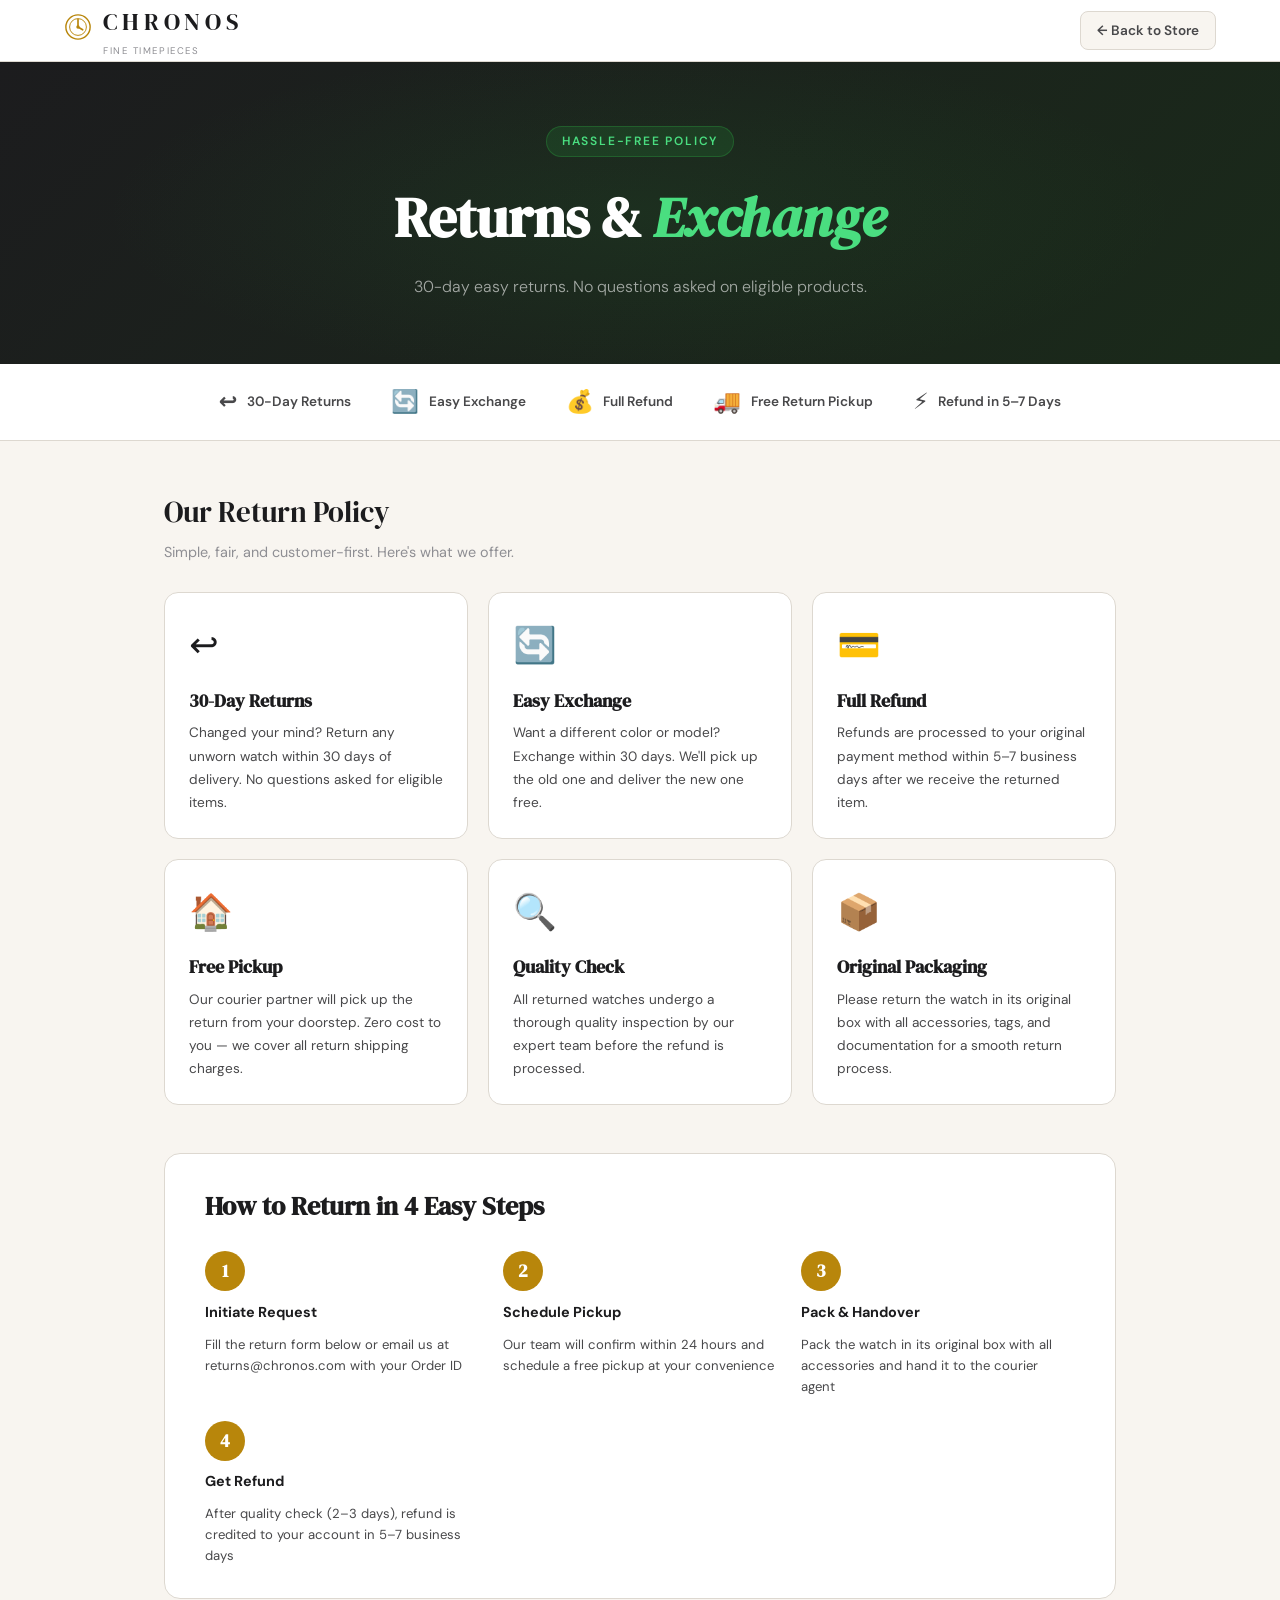
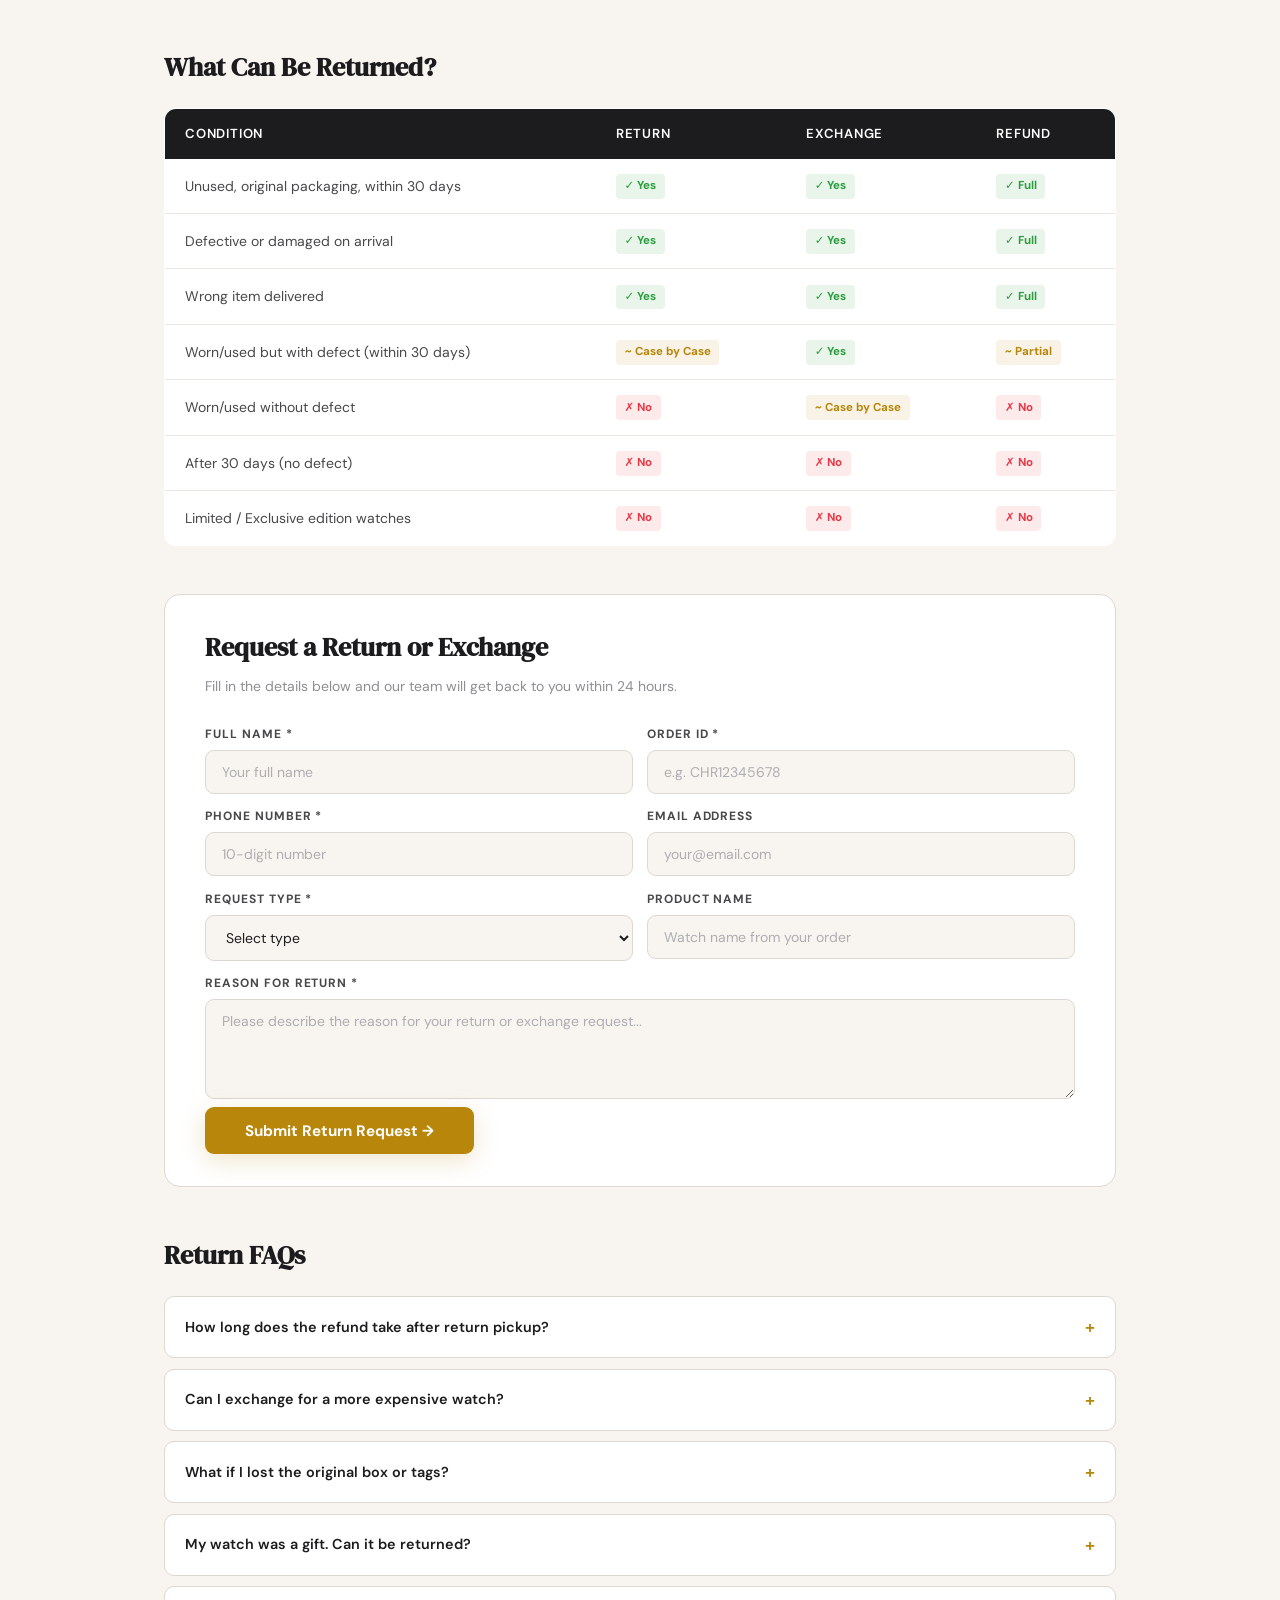
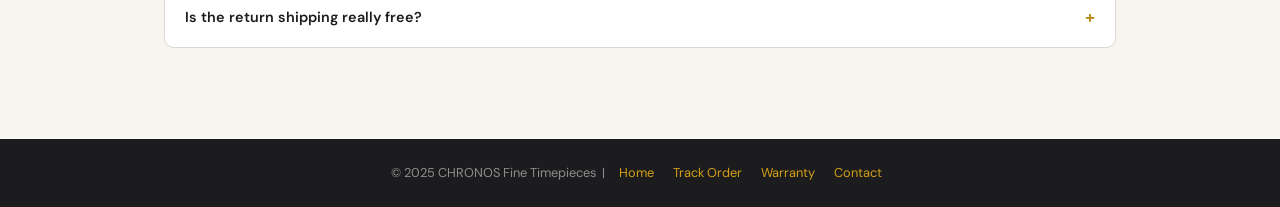
<file: return.html>
<!DOCTYPE html>
<html lang="en">
<head>
    <meta charset="UTF-8">
    <meta name="viewport" content="width=device-width, initial-scale=1.0">
    <title>Returns & Exchange — CHRONOS</title>
    <link rel="preconnect" href="https://fonts.googleapis.com">
    <link rel="preconnect" href="https://fonts.gstatic.com" crossorigin>
    <link href="https://fonts.googleapis.com/css2?family=DM+Serif+Display:ital@0;1&family=DM+Sans:wght@300;400;500;600;700&display=swap" rel="stylesheet">
    <style>
        :root {
            --ivory: #f8f5f0; --ivory-2: #f0ece4; --ivory-3: #e8e2d8;
            --white: #ffffff; --charcoal: #1c1c1e; --dark: #2c2c2e;
            --mid: #48484a; --light-text: #8e8e93; --faint: #aeaeb2;
            --gold: #b8860b; --gold-2: #d4a017; --gold-bg: rgba(184,134,11,0.08);
            --red: #e63946; --green: #2a9d3d;
            --border: #ddd8d0; --border-2: #ece8e0;
            --shadow-sm: 0 1px 8px rgba(28,28,30,0.08);
            --shadow-md: 0 4px 24px rgba(28,28,30,0.12);
            --shadow-gold: 0 6px 24px rgba(184,134,11,0.22);
            --font-d: 'DM Serif Display', Georgia, serif;
            --font-b: 'DM Sans', system-ui, sans-serif;
        }
        *, *::before, *::after { margin:0; padding:0; box-sizing:border-box; }
        html { scroll-behavior: smooth; }
        body { font-family: var(--font-b); background: var(--ivory); color: var(--charcoal); line-height: 1.6; }
        a { text-decoration: none; color: inherit; }
        button { cursor: pointer; border: none; background: none; font-family: var(--font-b); }
        input, select, textarea { font-family: var(--font-b); }
        ::-webkit-scrollbar { width: 6px; }
        ::-webkit-scrollbar-track { background: var(--ivory-2); }
        ::-webkit-scrollbar-thumb { background: var(--gold); border-radius: 3px; }

        /* NAVBAR */
        .navbar { background: var(--white); border-bottom: 1px solid var(--border); height: 62px; position: sticky; top: 0; z-index: 100; box-shadow: var(--shadow-sm); }
        .nav-wrap { max-width: 1200px; margin: 0 auto; padding: 0 1.5rem; height: 100%; display: flex; align-items: center; justify-content: space-between; }
        .logo { display: flex; align-items: center; gap: 0.7rem; }
        .logo-icon { color: var(--gold); }
        .logo-name { font-family: var(--font-d); font-size: 1.5rem; letter-spacing: 0.2em; }
        .logo-sub { font-size: 0.6rem; letter-spacing: 0.16em; text-transform: uppercase; color: var(--light-text); margin-top: 2px; }
        .nav-back { display: flex; align-items: center; gap: 0.5rem; background: var(--ivory); border: 1.5px solid var(--border); padding: 0.45rem 1rem; border-radius: 8px; font-size: 0.85rem; font-weight: 600; color: var(--mid); transition: all 0.2s ease; }
        .nav-back:hover { border-color: var(--gold); color: var(--gold); }

        /* HERO */
        .page-hero { background: linear-gradient(135deg, var(--charcoal) 0%, #1a2a1a 100%); color: white; padding: 4rem 1.5rem; text-align: center; position: relative; overflow: hidden; }
        .page-hero::before { content: ''; position: absolute; inset: 0; background: radial-gradient(ellipse 60% 80% at 50% 50%, rgba(42,157,61,0.1) 0%, transparent 70%); }
        .page-hero-content { position: relative; z-index: 1; animation: fadeUp 0.8s ease; }
        @keyframes fadeUp { from{opacity:0;transform:translateY(24px)} to{opacity:1;transform:translateY(0)} }
        .page-eyebrow { display: inline-block; background: rgba(42,157,61,0.18); border: 1px solid rgba(42,157,61,0.35); color: #4ade80; font-size: 0.75rem; font-weight: 600; letter-spacing: 0.15em; text-transform: uppercase; padding: 0.3rem 0.9rem; border-radius: 99px; margin-bottom: 1rem; }
        .page-title { font-family: var(--font-d); font-size: clamp(2rem, 5vw, 3.5rem); margin-bottom: 0.75rem; }
        .page-title em { color: #4ade80; font-style: italic; }
        .page-subtitle { font-size: 1rem; color: rgba(255,255,255,0.6); font-weight: 300; }

        /* TRUST BADGES */
        .trust-strip { background: var(--white); border-bottom: 1px solid var(--border); padding: 1.25rem 1.5rem; }
        .trust-inner { max-width: 1200px; margin: 0 auto; display: flex; justify-content: center; gap: 2.5rem; flex-wrap: wrap; }
        .trust-item { display: flex; align-items: center; gap: 0.6rem; font-size: 0.85rem; font-weight: 600; color: var(--mid); }
        .trust-icon { font-size: 1.4rem; }

        /* MAIN */
        .main { max-width: 1000px; margin: 0 auto; padding: 3rem 1.5rem 5rem; }
        .section-title { font-family: var(--font-d); font-size: 1.8rem; margin-bottom: 0.4rem; }
        .section-sub { font-size: 0.9rem; color: var(--light-text); margin-bottom: 1.75rem; }

        /* POLICY CARDS GRID */
        .policy-grid { display: grid; grid-template-columns: repeat(auto-fill, minmax(280px, 1fr)); gap: 1.25rem; margin-bottom: 3rem; }
        .policy-card { background: var(--white); border: 1px solid var(--border); border-radius: 14px; padding: 1.5rem; transition: all 0.2s ease; }
        .policy-card:hover { box-shadow: var(--shadow-md); transform: translateY(-3px); border-color: var(--gold); }
        .policy-icon { font-size: 2.2rem; margin-bottom: 0.75rem; }
        .policy-card h3 { font-family: var(--font-d); font-size: 1.15rem; margin-bottom: 0.4rem; }
        .policy-card p { font-size: 0.85rem; color: var(--mid); line-height: 1.7; }

        /* STEPS */
        .steps-section { background: var(--white); border: 1px solid var(--border); border-radius: 16px; padding: 2rem 2.5rem; margin-bottom: 3rem; }
        .steps-section h2 { font-family: var(--font-d); font-size: 1.6rem; margin-bottom: 1.5rem; }
        .steps-grid { display: grid; grid-template-columns: repeat(auto-fill, minmax(200px, 1fr)); gap: 1.5rem; }
        .step-item { display: flex; flex-direction: column; gap: 0.6rem; }
        .step-num { width: 40px; height: 40px; background: var(--gold); color: white; border-radius: 50%; display: flex; align-items: center; justify-content: center; font-size: 1.1rem; font-weight: 700; font-family: var(--font-d); }
        .step-title { font-size: 0.9rem; font-weight: 700; color: var(--charcoal); }
        .step-desc { font-size: 0.82rem; color: var(--mid); line-height: 1.6; }
        .step-connector { display: none; }

        /* WHAT'S ELIGIBLE TABLE */
        .eligibility-section { margin-bottom: 3rem; }
        .eligibility-section h2 { font-family: var(--font-d); font-size: 1.6rem; margin-bottom: 1.25rem; }
        .elig-table { width: 100%; border-collapse: collapse; background: var(--white); border: 1px solid var(--border); border-radius: 12px; overflow: hidden; }
        .elig-table thead { background: var(--charcoal); color: white; }
        .elig-table th { padding: 0.9rem 1.25rem; text-align: left; font-size: 0.82rem; font-weight: 600; letter-spacing: 0.06em; text-transform: uppercase; }
        .elig-table td { padding: 0.9rem 1.25rem; font-size: 0.875rem; border-bottom: 1px solid var(--border-2); color: var(--mid); vertical-align: middle; }
        .elig-table tr:last-child td { border-bottom: none; }
        .elig-table tr:hover td { background: var(--ivory); }
        .tag { display: inline-flex; align-items: center; gap: 4px; font-size: 0.72rem; font-weight: 700; padding: 0.2rem 0.55rem; border-radius: 4px; }
        .tag.yes { background: rgba(42,157,61,0.1); color: var(--green); }
        .tag.no  { background: rgba(230,57,70,0.1); color: var(--red); }
        .tag.partial { background: rgba(184,134,11,0.1); color: var(--gold); }

        /* RETURN REQUEST FORM */
        .form-section { background: var(--white); border: 1px solid var(--border); border-radius: 16px; padding: 2rem 2.5rem; margin-bottom: 3rem; }
        .form-section h2 { font-family: var(--font-d); font-size: 1.6rem; margin-bottom: 0.4rem; }
        .form-section p { font-size: 0.875rem; color: var(--light-text); margin-bottom: 1.75rem; }
        .form-grid { display: grid; grid-template-columns: 1fr 1fr; gap: 0.85rem; }
        .form-field { display: flex; flex-direction: column; gap: 0.35rem; }
        .form-field label { font-size: 0.75rem; font-weight: 700; letter-spacing: 0.08em; text-transform: uppercase; color: var(--mid); }
        .form-input, .form-select, .form-textarea {
            background: var(--ivory); border: 1.5px solid var(--border);
            padding: 0.75rem 1rem; border-radius: 9px;
            font-size: 0.875rem; color: var(--charcoal); outline: none;
            transition: border-color 0.2s ease; width: 100%;
        }
        .form-input:focus, .form-select:focus, .form-textarea:focus { border-color: var(--gold); background: var(--white); }
        .form-input::placeholder, .form-textarea::placeholder { color: var(--faint); }
        .form-textarea { resize: vertical; min-height: 100px; }
        .full-col { grid-column: 1 / -1; }
        .submit-btn { background: var(--gold); color: white; padding: 0.85rem 2.5rem; border-radius: 9px; font-size: 0.95rem; font-weight: 700; margin-top: 0.5rem; transition: all 0.2s ease; box-shadow: var(--shadow-gold); }
        .submit-btn:hover { background: var(--gold-2); transform: translateY(-2px); }

        /* SUCCESS MSG */
        .success-msg { display: none; background: rgba(42,157,61,0.08); border: 1.5px solid rgba(42,157,61,0.3); border-radius: 10px; padding: 1.25rem 1.5rem; color: var(--green); font-weight: 600; font-size: 0.9rem; margin-top: 1rem; }
        .success-msg.show { display: flex; align-items: center; gap: 0.6rem; }

        /* FAQ */
        .faq-section { margin-top: 3rem; }
        .faq-section h2 { font-family: var(--font-d); font-size: 1.6rem; margin-bottom: 1.25rem; }
        .faq-item { background: var(--white); border: 1px solid var(--border); border-radius: 10px; margin-bottom: 0.65rem; overflow: hidden; }
        .faq-q { display: flex; justify-content: space-between; align-items: center; padding: 1rem 1.25rem; cursor: pointer; font-size: 0.9rem; font-weight: 600; transition: background 0.2s ease; }
        .faq-q:hover { background: var(--ivory); }
        .faq-icon { font-size: 1.1rem; color: var(--gold); transition: transform 0.3s ease; }
        .faq-a { max-height: 0; overflow: hidden; transition: max-height 0.35s ease, padding 0.2s ease; font-size: 0.85rem; color: var(--mid); line-height: 1.7; padding: 0 1.25rem; }
        .faq-item.open .faq-a { max-height: 200px; padding: 0 1.25rem 1rem; }
        .faq-item.open .faq-icon { transform: rotate(45deg); }

        /* FOOTER */
        .footer { background: var(--charcoal); color: rgba(255,255,255,0.5); text-align: center; padding: 1.5rem; font-size: 0.8rem; }
        .footer a { color: var(--gold-2); margin: 0 0.5rem; }
        .footer a:hover { text-decoration: underline; }

        @media (max-width: 768px) {
            .form-grid { grid-template-columns: 1fr; }
            .steps-grid { grid-template-columns: 1fr 1fr; }
            .steps-section { padding: 1.5rem; }
        }
        @media (max-width: 480px) {
            .steps-grid { grid-template-columns: 1fr; }
            .trust-inner { gap: 1.25rem; }
        }
    </style>
</head>
<body>

<!-- NAVBAR -->
<nav class="navbar">
    <div class="nav-wrap">
        <a href="index.html" class="logo">
            <div class="logo-icon">
                <svg width="28" height="28" viewBox="0 0 30 30" fill="none">
                    <circle cx="15" cy="15" r="13" stroke="currentColor" stroke-width="1.5"/>
                    <circle cx="15" cy="15" r="9" stroke="currentColor" stroke-width="1"/>
                    <line x1="15" y1="7" x2="15" y2="15" stroke="currentColor" stroke-width="1.8" stroke-linecap="round"/>
                    <line x1="15" y1="15" x2="20" y2="18" stroke="currentColor" stroke-width="1.8" stroke-linecap="round"/>
                    <circle cx="15" cy="15" r="1.8" fill="currentColor"/>
                </svg>
            </div>
            <div>
                <div class="logo-name">CHRONOS</div>
                <div class="logo-sub">Fine Timepieces</div>
            </div>
        </a>
        <a href="index.html" class="nav-back">← Back to Store</a>
    </div>
</nav>

<!-- HERO -->
<section class="page-hero">
    <div class="page-hero-content">
        <div class="page-eyebrow">Hassle-Free Policy</div>
        <h1 class="page-title">Returns &amp; <em>Exchange</em></h1>
        <p class="page-subtitle">30-day easy returns. No questions asked on eligible products.</p>
    </div>
</section>

<!-- TRUST STRIP -->
<div class="trust-strip">
    <div class="trust-inner">
        <div class="trust-item"><span class="trust-icon">↩️</span> 30-Day Returns</div>
        <div class="trust-item"><span class="trust-icon">🔄</span> Easy Exchange</div>
        <div class="trust-item"><span class="trust-icon">💰</span> Full Refund</div>
        <div class="trust-item"><span class="trust-icon">🚚</span> Free Return Pickup</div>
        <div class="trust-item"><span class="trust-icon">⚡</span> Refund in 5–7 Days</div>
    </div>
</div>

<!-- MAIN -->
<main class="main">

    <!-- Policy Cards -->
    <div class="section-title">Our Return Policy</div>
    <div class="section-sub">Simple, fair, and customer-first. Here's what we offer.</div>

    <div class="policy-grid">
        <div class="policy-card">
            <div class="policy-icon">↩️</div>
            <h3>30-Day Returns</h3>
            <p>Changed your mind? Return any unworn watch within 30 days of delivery. No questions asked for eligible items.</p>
        </div>
        <div class="policy-card">
            <div class="policy-icon">🔄</div>
            <h3>Easy Exchange</h3>
            <p>Want a different color or model? Exchange within 30 days. We'll pick up the old one and deliver the new one free.</p>
        </div>
        <div class="policy-card">
            <div class="policy-icon">💳</div>
            <h3>Full Refund</h3>
            <p>Refunds are processed to your original payment method within 5–7 business days after we receive the returned item.</p>
        </div>
        <div class="policy-card">
            <div class="policy-icon">🏠</div>
            <h3>Free Pickup</h3>
            <p>Our courier partner will pick up the return from your doorstep. Zero cost to you — we cover all return shipping charges.</p>
        </div>
        <div class="policy-card">
            <div class="policy-icon">🔍</div>
            <h3>Quality Check</h3>
            <p>All returned watches undergo a thorough quality inspection by our expert team before the refund is processed.</p>
        </div>
        <div class="policy-card">
            <div class="policy-icon">📦</div>
            <h3>Original Packaging</h3>
            <p>Please return the watch in its original box with all accessories, tags, and documentation for a smooth return process.</p>
        </div>
    </div>

    <!-- How it Works Steps -->
    <div class="steps-section">
        <h2>How to Return in 4 Easy Steps</h2>
        <div class="steps-grid">
            <div class="step-item">
                <div class="step-num">1</div>
                <div class="step-title">Initiate Request</div>
                <div class="step-desc">Fill the return form below or email us at returns@chronos.com with your Order ID</div>
            </div>
            <div class="step-item">
                <div class="step-num">2</div>
                <div class="step-title">Schedule Pickup</div>
                <div class="step-desc">Our team will confirm within 24 hours and schedule a free pickup at your convenience</div>
            </div>
            <div class="step-item">
                <div class="step-num">3</div>
                <div class="step-title">Pack & Handover</div>
                <div class="step-desc">Pack the watch in its original box with all accessories and hand it to the courier agent</div>
            </div>
            <div class="step-item">
                <div class="step-num">4</div>
                <div class="step-title">Get Refund</div>
                <div class="step-desc">After quality check (2–3 days), refund is credited to your account in 5–7 business days</div>
            </div>
        </div>
    </div>

    <!-- Eligibility Table -->
    <div class="eligibility-section">
        <h2>What Can Be Returned?</h2>
        <table class="elig-table">
            <thead>
                <tr>
                    <th>Condition</th>
                    <th>Return</th>
                    <th>Exchange</th>
                    <th>Refund</th>
                </tr>
            </thead>
            <tbody>
                <tr>
                    <td>Unused, original packaging, within 30 days</td>
                    <td><span class="tag yes">✓ Yes</span></td>
                    <td><span class="tag yes">✓ Yes</span></td>
                    <td><span class="tag yes">✓ Full</span></td>
                </tr>
                <tr>
                    <td>Defective or damaged on arrival</td>
                    <td><span class="tag yes">✓ Yes</span></td>
                    <td><span class="tag yes">✓ Yes</span></td>
                    <td><span class="tag yes">✓ Full</span></td>
                </tr>
                <tr>
                    <td>Wrong item delivered</td>
                    <td><span class="tag yes">✓ Yes</span></td>
                    <td><span class="tag yes">✓ Yes</span></td>
                    <td><span class="tag yes">✓ Full</span></td>
                </tr>
                <tr>
                    <td>Worn/used but with defect (within 30 days)</td>
                    <td><span class="tag partial">~ Case by Case</span></td>
                    <td><span class="tag yes">✓ Yes</span></td>
                    <td><span class="tag partial">~ Partial</span></td>
                </tr>
                <tr>
                    <td>Worn/used without defect</td>
                    <td><span class="tag no">✗ No</span></td>
                    <td><span class="tag partial">~ Case by Case</span></td>
                    <td><span class="tag no">✗ No</span></td>
                </tr>
                <tr>
                    <td>After 30 days (no defect)</td>
                    <td><span class="tag no">✗ No</span></td>
                    <td><span class="tag no">✗ No</span></td>
                    <td><span class="tag no">✗ No</span></td>
                </tr>
                <tr>
                    <td>Limited / Exclusive edition watches</td>
                    <td><span class="tag no">✗ No</span></td>
                    <td><span class="tag no">✗ No</span></td>
                    <td><span class="tag no">✗ No</span></td>
                </tr>
            </tbody>
        </table>
    </div>

    <!-- Return Request Form -->
    <div class="form-section">
        <h2>Request a Return or Exchange</h2>
        <p>Fill in the details below and our team will get back to you within 24 hours.</p>
        <div class="form-grid">
            <div class="form-field">
                <label>Full Name *</label>
                <input type="text" class="form-input" id="retName" placeholder="Your full name">
            </div>
            <div class="form-field">
                <label>Order ID *</label>
                <input type="text" class="form-input" id="retOrderId" placeholder="e.g. CHR12345678">
            </div>
            <div class="form-field">
                <label>Phone Number *</label>
                <input type="tel" class="form-input" id="retPhone" placeholder="10-digit number">
            </div>
            <div class="form-field">
                <label>Email Address</label>
                <input type="email" class="form-input" placeholder="your@email.com">
            </div>
            <div class="form-field">
                <label>Request Type *</label>
                <select class="form-select" id="retType">
                    <option value="">Select type</option>
                    <option value="return">Return (Refund)</option>
                    <option value="exchange">Exchange (Different Product)</option>
                    <option value="defective">Defective / Damaged Item</option>
                    <option value="wrong">Wrong Item Delivered</option>
                </select>
            </div>
            <div class="form-field">
                <label>Product Name</label>
                <input type="text" class="form-input" placeholder="Watch name from your order">
            </div>
            <div class="form-field full-col">
                <label>Reason for Return *</label>
                <textarea class="form-textarea" id="retReason" placeholder="Please describe the reason for your return or exchange request..."></textarea>
            </div>
        </div>
        <button class="submit-btn" onclick="submitReturn()">Submit Return Request →</button>
        <div class="success-msg" id="retSuccessMsg">
            ✅ Your return request has been submitted! We'll contact you within 24 hours to schedule pickup.
        </div>
    </div>

    <!-- FAQ -->
    <div class="faq-section">
        <h2>Return FAQs</h2>

        <div class="faq-item">
            <div class="faq-q" onclick="toggleFaq(this)">
                How long does the refund take after return pickup?
                <span class="faq-icon">+</span>
            </div>
            <div class="faq-a">Once we receive the returned watch, our quality team inspects it within 2–3 business days. After approval, the refund is processed and credited to your original payment method within 5–7 business days.</div>
        </div>

        <div class="faq-item">
            <div class="faq-q" onclick="toggleFaq(this)">
                Can I exchange for a more expensive watch?
                <span class="faq-icon">+</span>
            </div>
            <div class="faq-a">Yes! You can exchange for any watch in our catalog. If the new watch is more expensive, you pay the difference. If it's less expensive, we refund the balance to your original payment method.</div>
        </div>

        <div class="faq-item">
            <div class="faq-q" onclick="toggleFaq(this)">
                What if I lost the original box or tags?
                <span class="faq-icon">+</span>
            </div>
            <div class="faq-a">Original packaging is preferred but not always mandatory. However, missing accessories, straps, or documentation may result in a deduction from your refund amount. Contact us first and we'll guide you.</div>
        </div>

        <div class="faq-item">
            <div class="faq-q" onclick="toggleFaq(this)">
                My watch was a gift. Can it be returned?
                <span class="faq-icon">+</span>
            </div>
            <div class="faq-a">Yes! Gifted watches can be returned within 30 days. You'll need the original Order ID from the purchaser. The refund will be issued to the original buyer's payment method.</div>
        </div>

        <div class="faq-item">
            <div class="faq-q" onclick="toggleFaq(this)">
                Is the return shipping really free?
                <span class="faq-icon">+</span>
            </div>
            <div class="faq-a">Absolutely! For all eligible returns and exchanges, we arrange a free doorstep pickup through our courier partner. You will never have to pay any return shipping charges.</div>
        </div>
    </div>
</main>

<!-- FOOTER -->
<footer class="footer">
    <p>© 2025 CHRONOS Fine Timepieces &nbsp;|&nbsp;
        <a href="index.html">Home</a>
        <a href="track-order.html">Track Order</a>
        <a href="warranty.html">Warranty</a>
        <a href="contact.html">Contact</a>
    </p>
</footer>

<script>
    function submitReturn() {
        const name    = document.getElementById('retName').value.trim();
        const orderId = document.getElementById('retOrderId').value.trim();
        const phone   = document.getElementById('retPhone').value.trim();
        const type    = document.getElementById('retType').value;
        const reason  = document.getElementById('retReason').value.trim();

        if (!name || !orderId || !phone || !type || !reason) {
            alert('Please fill in all required fields (marked with *).'); return;
        }

        const btn = document.querySelector('.submit-btn');
        btn.textContent = 'Submitting...'; btn.style.opacity = '0.7';

        setTimeout(() => {
            btn.textContent = 'Submit Return Request →'; btn.style.opacity = '1';
            document.getElementById('retSuccessMsg').classList.add('show');
            document.querySelector('.form-grid').querySelectorAll('input, select, textarea').forEach(el => el.value = '');
        }, 1000);
    }

    function toggleFaq(el) { el.parentElement.classList.toggle('open'); }
</script>
</body>
</html>
</file>
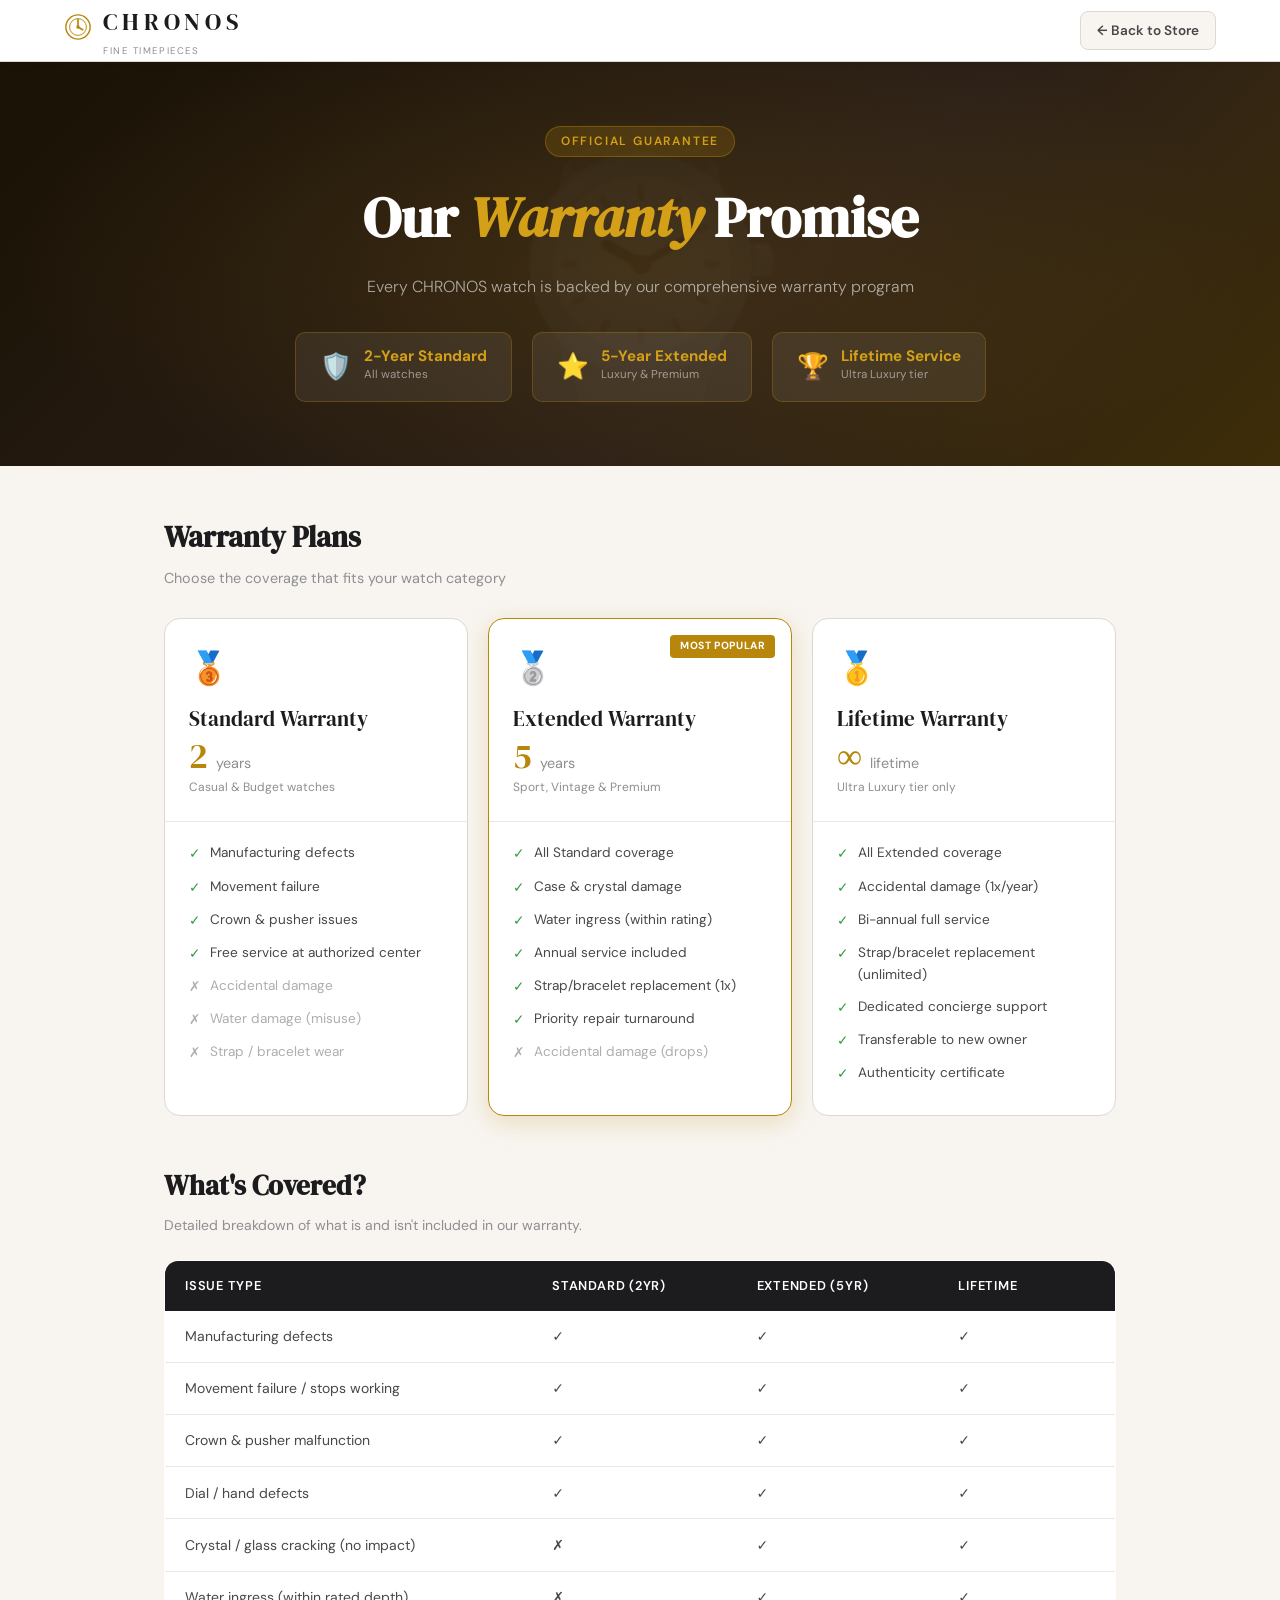
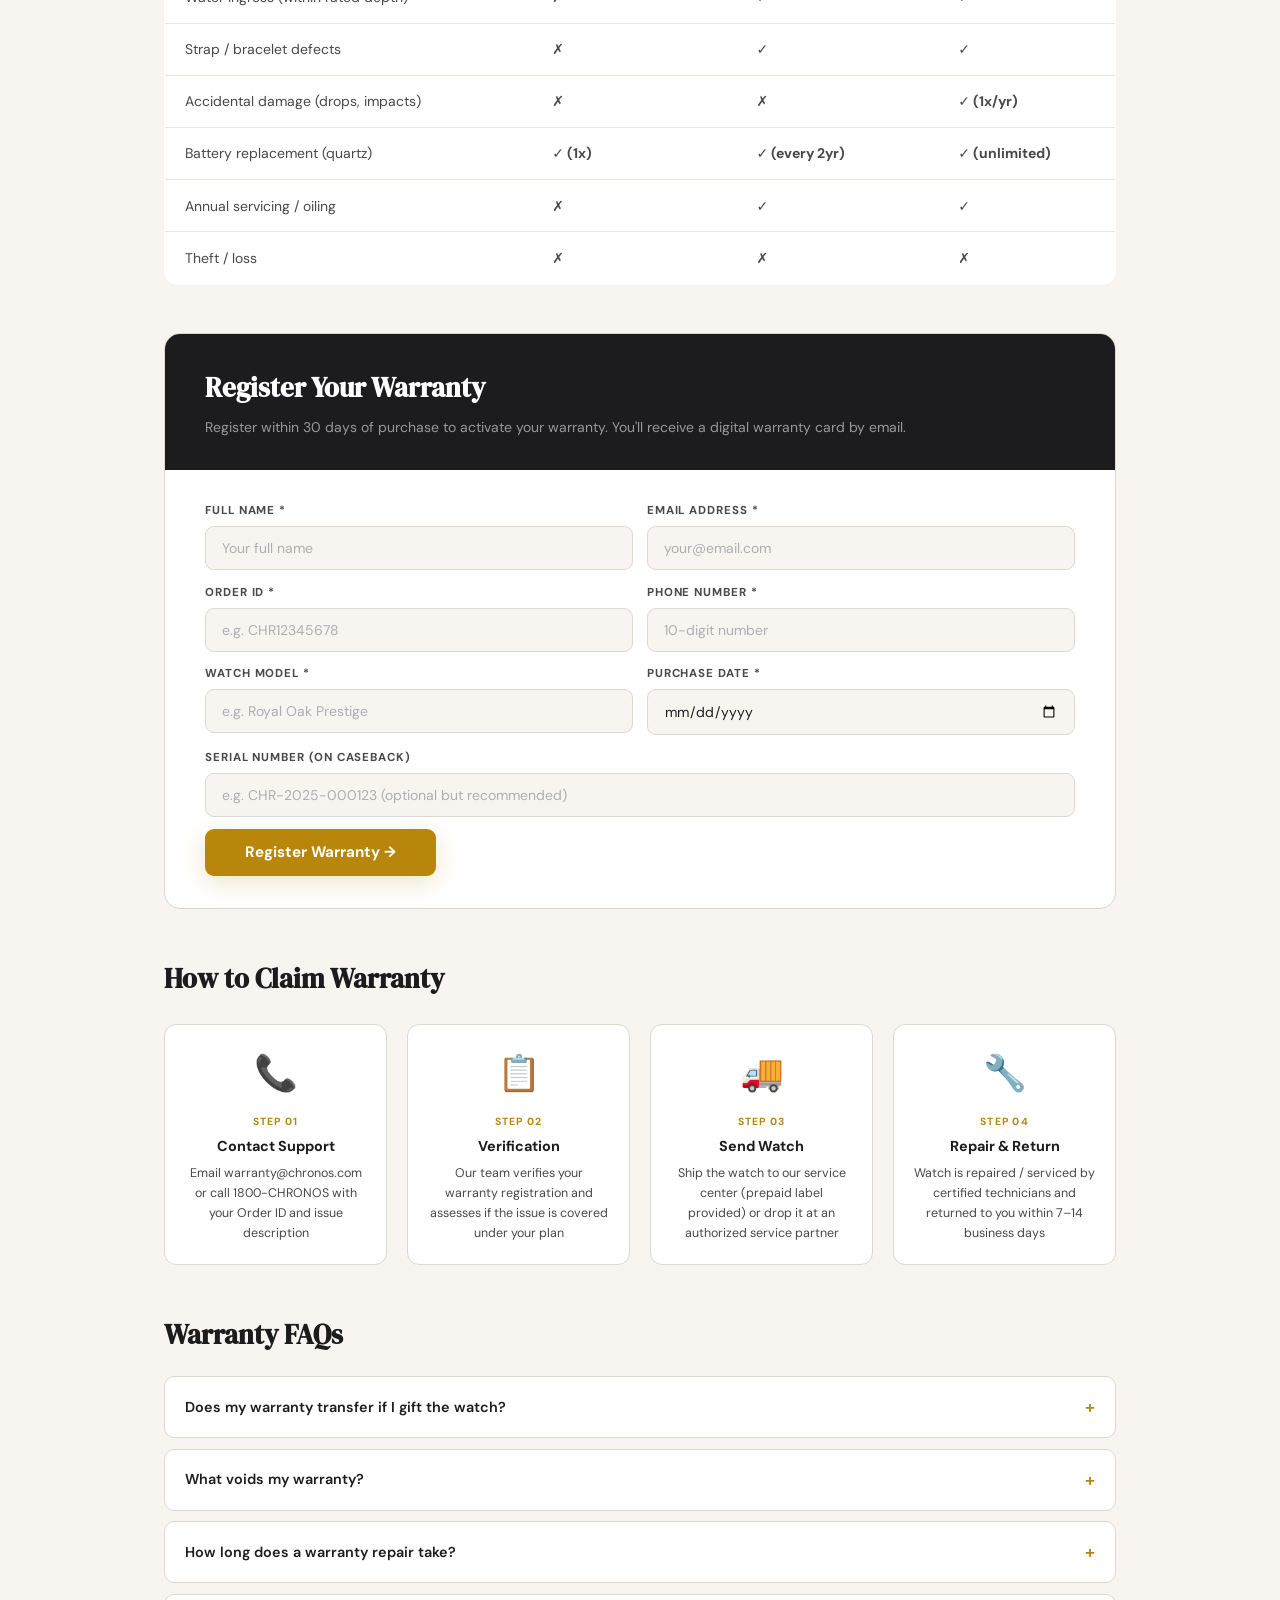
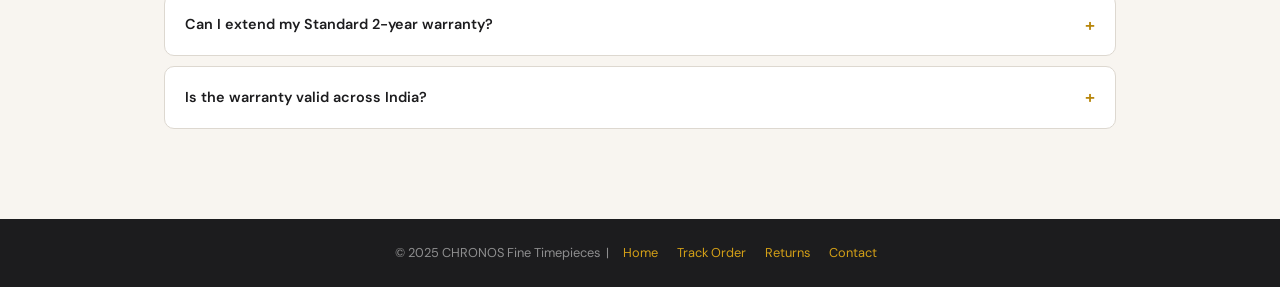
<file: warranty.html>
<!DOCTYPE html>
<html lang="en">
<head>
    <meta charset="UTF-8">
    <meta name="viewport" content="width=device-width, initial-scale=1.0">
    <title>Warranty — CHRONOS</title>
    <link rel="preconnect" href="https://fonts.googleapis.com">
    <link rel="preconnect" href="https://fonts.gstatic.com" crossorigin>
    <link href="https://fonts.googleapis.com/css2?family=DM+Serif+Display:ital@0;1&family=DM+Sans:wght@300;400;500;600;700&display=swap" rel="stylesheet">
    <style>
        :root {
            --ivory: #f8f5f0; --ivory-2: #f0ece4; --ivory-3: #e8e2d8;
            --white: #ffffff; --charcoal: #1c1c1e; --dark: #2c2c2e;
            --mid: #48484a; --light-text: #8e8e93; --faint: #aeaeb2;
            --gold: #b8860b; --gold-2: #d4a017; --gold-bg: rgba(184,134,11,0.08);
            --gold-light: #f5dfa0; --red: #e63946; --green: #2a9d3d;
            --border: #ddd8d0; --border-2: #ece8e0;
            --shadow-sm: 0 1px 8px rgba(28,28,30,0.08);
            --shadow-md: 0 4px 24px rgba(28,28,30,0.12);
            --shadow-gold: 0 6px 24px rgba(184,134,11,0.22);
            --font-d: 'DM Serif Display', Georgia, serif;
            --font-b: 'DM Sans', system-ui, sans-serif;
        }
        *, *::before, *::after { margin:0; padding:0; box-sizing:border-box; }
        html { scroll-behavior: smooth; }
        body { font-family: var(--font-b); background: var(--ivory); color: var(--charcoal); line-height: 1.6; }
        a { text-decoration: none; color: inherit; }
        button { cursor: pointer; border: none; background: none; font-family: var(--font-b); }
        input, select { font-family: var(--font-b); }
        ::-webkit-scrollbar { width: 6px; }
        ::-webkit-scrollbar-track { background: var(--ivory-2); }
        ::-webkit-scrollbar-thumb { background: var(--gold); border-radius: 3px; }

        /* NAVBAR */
        .navbar { background: var(--white); border-bottom: 1px solid var(--border); height: 62px; position: sticky; top: 0; z-index: 100; box-shadow: var(--shadow-sm); }
        .nav-wrap { max-width: 1200px; margin: 0 auto; padding: 0 1.5rem; height: 100%; display: flex; align-items: center; justify-content: space-between; }
        .logo { display: flex; align-items: center; gap: 0.7rem; }
        .logo-icon { color: var(--gold); }
        .logo-name { font-family: var(--font-d); font-size: 1.5rem; letter-spacing: 0.2em; }
        .logo-sub { font-size: 0.6rem; letter-spacing: 0.16em; text-transform: uppercase; color: var(--light-text); margin-top: 2px; }
        .nav-back { display: flex; align-items: center; gap: 0.5rem; background: var(--ivory); border: 1.5px solid var(--border); padding: 0.45rem 1rem; border-radius: 8px; font-size: 0.85rem; font-weight: 600; color: var(--mid); transition: all 0.2s ease; }
        .nav-back:hover { border-color: var(--gold); color: var(--gold); }

        /* HERO */
        .page-hero {
            background: linear-gradient(135deg, #1a1205 0%, #2c2018 60%, #3d2d08 100%);
            color: white; padding: 4rem 1.5rem; text-align: center;
            position: relative; overflow: hidden;
        }
        .page-hero::before { content: ''; position: absolute; inset: 0; background: radial-gradient(ellipse 70% 90% at 50% 50%, rgba(184,134,11,0.15) 0%, transparent 70%); }
        .hero-ornament {
            position: absolute; font-size: 16rem; opacity: 0.03;
            top: 50%; left: 50%; transform: translate(-50%, -50%);
            pointer-events: none; line-height: 1;
        }
        .page-hero-content { position: relative; z-index: 1; animation: fadeUp 0.8s ease; }
        @keyframes fadeUp { from{opacity:0;transform:translateY(24px)} to{opacity:1;transform:translateY(0)} }
        .page-eyebrow { display: inline-block; background: rgba(184,134,11,0.2); border: 1px solid rgba(184,134,11,0.4); color: var(--gold-2); font-size: 0.75rem; font-weight: 600; letter-spacing: 0.15em; text-transform: uppercase; padding: 0.3rem 0.9rem; border-radius: 99px; margin-bottom: 1rem; }
        .page-title { font-family: var(--font-d); font-size: clamp(2rem, 5vw, 3.5rem); margin-bottom: 0.75rem; }
        .page-title em { color: var(--gold-2); font-style: italic; }
        .page-subtitle { font-size: 1rem; color: rgba(255,255,255,0.6); font-weight: 300; }
        .warranty-badge-row { display: flex; justify-content: center; gap: 1.25rem; margin-top: 2rem; flex-wrap: wrap; }
        .w-badge {
            background: rgba(255,255,255,0.07); border: 1px solid rgba(184,134,11,0.3);
            border-radius: 10px; padding: 0.85rem 1.5rem;
            display: flex; align-items: center; gap: 0.75rem;
        }
        .w-badge-icon { font-size: 1.6rem; }
        .w-badge-text { text-align: left; }
        .w-badge-title { font-size: 0.95rem; font-weight: 700; color: var(--gold-2); line-height: 1; }
        .w-badge-sub { font-size: 0.72rem; color: rgba(255,255,255,0.5); margin-top: 2px; }

        /* MAIN */
        .main { max-width: 1000px; margin: 0 auto; padding: 3rem 1.5rem 5rem; }

        /* WARRANTY TIERS */
        .tier-grid { display: grid; grid-template-columns: repeat(auto-fill, minmax(280px, 1fr)); gap: 1.25rem; margin-bottom: 3rem; }
        .tier-card {
            background: var(--white); border: 1px solid var(--border);
            border-radius: 16px; overflow: hidden;
            transition: all 0.25s ease; position: relative;
        }
        .tier-card:hover { transform: translateY(-5px); box-shadow: var(--shadow-md); }
        .tier-card.featured { border-color: var(--gold); box-shadow: var(--shadow-gold); }
        .tier-card.featured::after { content: 'Most Popular'; position: absolute; top: 1rem; right: 1rem; background: var(--gold); color: white; font-size: 0.65rem; font-weight: 700; letter-spacing: 0.06em; padding: 0.2rem 0.6rem; border-radius: 4px; text-transform: uppercase; }
        .tier-head { padding: 1.5rem; border-bottom: 1px solid var(--border-2); }
        .tier-icon { font-size: 2rem; margin-bottom: 0.5rem; }
        .tier-name { font-family: var(--font-d); font-size: 1.3rem; margin-bottom: 0.25rem; }
        .tier-duration { font-size: 2.2rem; font-family: var(--font-d); color: var(--gold); line-height: 1; }
        .tier-duration span { font-size: 0.9rem; color: var(--light-text); font-family: var(--font-b); }
        .tier-cat { font-size: 0.75rem; color: var(--light-text); margin-top: 0.25rem; }
        .tier-body { padding: 1.25rem 1.5rem; }
        .tier-feature { display: flex; align-items: flex-start; gap: 0.6rem; margin-bottom: 0.65rem; font-size: 0.85rem; color: var(--mid); }
        .tier-feature::before { content: '✓'; color: var(--green); font-weight: 700; flex-shrink: 0; margin-top: 1px; }
        .tier-feature.no::before { content: '✗'; color: var(--faint); }
        .tier-feature.no { color: var(--faint); }

        /* COVERAGE TABLE */
        .coverage-section { margin-bottom: 3rem; }
        .coverage-section h2 { font-family: var(--font-d); font-size: 1.7rem; margin-bottom: 0.4rem; }
        .coverage-section p { font-size: 0.875rem; color: var(--light-text); margin-bottom: 1.5rem; }
        .cov-table { width: 100%; border-collapse: collapse; background: var(--white); border: 1px solid var(--border); border-radius: 14px; overflow: hidden; }
        .cov-table thead { background: var(--charcoal); color: white; }
        .cov-table th { padding: 0.9rem 1.25rem; text-align: left; font-size: 0.8rem; font-weight: 600; letter-spacing: 0.06em; text-transform: uppercase; }
        .cov-table td { padding: 0.9rem 1.25rem; font-size: 0.875rem; border-bottom: 1px solid var(--border-2); color: var(--mid); }
        .cov-table tr:last-child td { border-bottom: none; }
        .cov-table tr:hover td { background: var(--ivory); }
        .tick { color: var(--green); font-weight: 700; }
        .cross { color: var(--faint); }

        /* REGISTER FORM */
        .register-section { background: var(--white); border: 1px solid var(--border); border-radius: 16px; overflow: hidden; margin-bottom: 3rem; }
        .register-head { background: var(--charcoal); padding: 2rem 2.5rem; color: white; }
        .register-head h2 { font-family: var(--font-d); font-size: 1.7rem; margin-bottom: 0.4rem; }
        .register-head p { font-size: 0.875rem; color: rgba(255,255,255,0.55); }
        .register-body { padding: 2rem 2.5rem; }
        .form-grid { display: grid; grid-template-columns: 1fr 1fr; gap: 0.85rem; }
        .form-field { display: flex; flex-direction: column; gap: 0.35rem; }
        .form-field label { font-size: 0.72rem; font-weight: 700; letter-spacing: 0.08em; text-transform: uppercase; color: var(--mid); }
        .form-input, .form-select {
            background: var(--ivory); border: 1.5px solid var(--border);
            padding: 0.75rem 1rem; border-radius: 9px;
            font-size: 0.875rem; color: var(--charcoal); outline: none;
            transition: border-color 0.2s ease; width: 100%;
        }
        .form-input:focus, .form-select:focus { border-color: var(--gold); background: var(--white); }
        .form-input::placeholder { color: var(--faint); }
        .full-col { grid-column: 1 / -1; }
        .submit-btn { background: var(--gold); color: white; padding: 0.85rem 2.5rem; border-radius: 9px; font-size: 0.95rem; font-weight: 700; margin-top: 0.75rem; transition: all 0.2s ease; box-shadow: var(--shadow-gold); }
        .submit-btn:hover { background: var(--gold-2); transform: translateY(-2px); }
        .success-msg { display: none; background: rgba(42,157,61,0.08); border: 1.5px solid rgba(42,157,61,0.3); border-radius: 10px; padding: 1.25rem 1.5rem; color: var(--green); font-weight: 600; font-size: 0.9rem; margin-top: 1rem; }
        .success-msg.show { display: flex; align-items: center; gap: 0.6rem; }

        /* CLAIM PROCESS */
        .claim-section { margin-bottom: 3rem; }
        .claim-section h2 { font-family: var(--font-d); font-size: 1.7rem; margin-bottom: 1.5rem; }
        .claim-steps { display: grid; grid-template-columns: repeat(auto-fill, minmax(200px, 1fr)); gap: 1.25rem; }
        .claim-step { background: var(--white); border: 1px solid var(--border); border-radius: 12px; padding: 1.25rem; text-align: center; transition: all 0.2s ease; }
        .claim-step:hover { border-color: var(--gold); transform: translateY(-3px); box-shadow: var(--shadow-sm); }
        .claim-step-icon { font-size: 2.2rem; margin-bottom: 0.75rem; }
        .claim-step-num { font-size: 0.65rem; font-weight: 700; letter-spacing: 0.12em; text-transform: uppercase; color: var(--gold); margin-bottom: 0.3rem; }
        .claim-step-title { font-size: 0.9rem; font-weight: 700; color: var(--charcoal); margin-bottom: 0.35rem; }
        .claim-step-desc { font-size: 0.78rem; color: var(--mid); line-height: 1.6; }

        /* FAQ */
        .faq-section { }
        .faq-section h2 { font-family: var(--font-d); font-size: 1.7rem; margin-bottom: 1.25rem; }
        .faq-item { background: var(--white); border: 1px solid var(--border); border-radius: 10px; margin-bottom: 0.65rem; overflow: hidden; }
        .faq-q { display: flex; justify-content: space-between; align-items: center; padding: 1rem 1.25rem; cursor: pointer; font-size: 0.9rem; font-weight: 600; transition: background 0.2s ease; }
        .faq-q:hover { background: var(--ivory); }
        .faq-icon { font-size: 1.1rem; color: var(--gold); transition: transform 0.3s ease; }
        .faq-a { max-height: 0; overflow: hidden; transition: max-height 0.35s ease, padding 0.2s ease; font-size: 0.85rem; color: var(--mid); line-height: 1.7; padding: 0 1.25rem; }
        .faq-item.open .faq-a { max-height: 220px; padding: 0 1.25rem 1rem; }
        .faq-item.open .faq-icon { transform: rotate(45deg); }

        /* FOOTER */
        .footer { background: var(--charcoal); color: rgba(255,255,255,0.5); text-align: center; padding: 1.5rem; font-size: 0.8rem; }
        .footer a { color: var(--gold-2); margin: 0 0.5rem; }
        .footer a:hover { text-decoration: underline; }

        @media (max-width: 768px) {
            .form-grid { grid-template-columns: 1fr; }
            .register-head, .register-body { padding: 1.5rem; }
            .warranty-badge-row { gap: 0.75rem; }
            .w-badge { padding: 0.65rem 1rem; }
        }
        @media (max-width: 480px) {
            .warranty-badge-row { flex-direction: column; align-items: center; }
        }
    </style>
</head>
<body>

<!-- NAVBAR -->
<nav class="navbar">
    <div class="nav-wrap">
        <a href="index.html" class="logo">
            <div class="logo-icon">
                <svg width="28" height="28" viewBox="0 0 30 30" fill="none">
                    <circle cx="15" cy="15" r="13" stroke="currentColor" stroke-width="1.5"/>
                    <circle cx="15" cy="15" r="9" stroke="currentColor" stroke-width="1"/>
                    <line x1="15" y1="7" x2="15" y2="15" stroke="currentColor" stroke-width="1.8" stroke-linecap="round"/>
                    <line x1="15" y1="15" x2="20" y2="18" stroke="currentColor" stroke-width="1.8" stroke-linecap="round"/>
                    <circle cx="15" cy="15" r="1.8" fill="currentColor"/>
                </svg>
            </div>
            <div>
                <div class="logo-name">CHRONOS</div>
                <div class="logo-sub">Fine Timepieces</div>
            </div>
        </a>
        <a href="index.html" class="nav-back">← Back to Store</a>
    </div>
</nav>

<!-- HERO -->
<section class="page-hero">
    <div class="hero-ornament">⌚</div>
    <div class="page-hero-content">
        <div class="page-eyebrow">Official Guarantee</div>
        <h1 class="page-title">Our <em>Warranty</em> Promise</h1>
        <p class="page-subtitle">Every CHRONOS watch is backed by our comprehensive warranty program</p>
        <div class="warranty-badge-row">
            <div class="w-badge">
                <span class="w-badge-icon">🛡️</span>
                <div class="w-badge-text">
                    <div class="w-badge-title">2-Year Standard</div>
                    <div class="w-badge-sub">All watches</div>
                </div>
            </div>
            <div class="w-badge">
                <span class="w-badge-icon">⭐</span>
                <div class="w-badge-text">
                    <div class="w-badge-title">5-Year Extended</div>
                    <div class="w-badge-sub">Luxury & Premium</div>
                </div>
            </div>
            <div class="w-badge">
                <span class="w-badge-icon">🏆</span>
                <div class="w-badge-text">
                    <div class="w-badge-title">Lifetime Service</div>
                    <div class="w-badge-sub">Ultra Luxury tier</div>
                </div>
            </div>
        </div>
    </div>
</section>

<!-- MAIN -->
<main class="main">

    <!-- Warranty Tiers -->
    <h2 style="font-family:var(--font-d);font-size:1.8rem;margin-bottom:0.4rem;">Warranty Plans</h2>
    <p style="color:var(--light-text);font-size:0.9rem;margin-bottom:1.75rem;">Choose the coverage that fits your watch category</p>

    <div class="tier-grid">
        <div class="tier-card">
            <div class="tier-head">
                <div class="tier-icon">🥉</div>
                <div class="tier-name">Standard Warranty</div>
                <div class="tier-duration">2 <span>years</span></div>
                <div class="tier-cat">Casual & Budget watches</div>
            </div>
            <div class="tier-body">
                <div class="tier-feature">Manufacturing defects</div>
                <div class="tier-feature">Movement failure</div>
                <div class="tier-feature">Crown &amp; pusher issues</div>
                <div class="tier-feature">Free service at authorized center</div>
                <div class="tier-feature no">Accidental damage</div>
                <div class="tier-feature no">Water damage (misuse)</div>
                <div class="tier-feature no">Strap / bracelet wear</div>
            </div>
        </div>

        <div class="tier-card featured">
            <div class="tier-head">
                <div class="tier-icon">🥈</div>
                <div class="tier-name">Extended Warranty</div>
                <div class="tier-duration">5 <span>years</span></div>
                <div class="tier-cat">Sport, Vintage & Premium</div>
            </div>
            <div class="tier-body">
                <div class="tier-feature">All Standard coverage</div>
                <div class="tier-feature">Case &amp; crystal damage</div>
                <div class="tier-feature">Water ingress (within rating)</div>
                <div class="tier-feature">Annual service included</div>
                <div class="tier-feature">Strap/bracelet replacement (1x)</div>
                <div class="tier-feature">Priority repair turnaround</div>
                <div class="tier-feature no">Accidental damage (drops)</div>
            </div>
        </div>

        <div class="tier-card">
            <div class="tier-head">
                <div class="tier-icon">🥇</div>
                <div class="tier-name">Lifetime Warranty</div>
                <div class="tier-duration">∞ <span>lifetime</span></div>
                <div class="tier-cat">Ultra Luxury tier only</div>
            </div>
            <div class="tier-body">
                <div class="tier-feature">All Extended coverage</div>
                <div class="tier-feature">Accidental damage (1x/year)</div>
                <div class="tier-feature">Bi-annual full service</div>
                <div class="tier-feature">Strap/bracelet replacement (unlimited)</div>
                <div class="tier-feature">Dedicated concierge support</div>
                <div class="tier-feature">Transferable to new owner</div>
                <div class="tier-feature">Authenticity certificate</div>
            </div>
        </div>
    </div>

    <!-- Coverage Table -->
    <div class="coverage-section">
        <h2>What's Covered?</h2>
        <p>Detailed breakdown of what is and isn't included in our warranty.</p>
        <table class="cov-table">
            <thead>
                <tr>
                    <th>Issue Type</th>
                    <th>Standard (2yr)</th>
                    <th>Extended (5yr)</th>
                    <th>Lifetime</th>
                </tr>
            </thead>
            <tbody>
                <tr><td>Manufacturing defects</td><td class="tick">✓</td><td class="tick">✓</td><td class="tick">✓</td></tr>
                <tr><td>Movement failure / stops working</td><td class="tick">✓</td><td class="tick">✓</td><td class="tick">✓</td></tr>
                <tr><td>Crown &amp; pusher malfunction</td><td class="tick">✓</td><td class="tick">✓</td><td class="tick">✓</td></tr>
                <tr><td>Dial / hand defects</td><td class="tick">✓</td><td class="tick">✓</td><td class="tick">✓</td></tr>
                <tr><td>Crystal / glass cracking (no impact)</td><td class="cross">✗</td><td class="tick">✓</td><td class="tick">✓</td></tr>
                <tr><td>Water ingress (within rated depth)</td><td class="cross">✗</td><td class="tick">✓</td><td class="tick">✓</td></tr>
                <tr><td>Strap / bracelet defects</td><td class="cross">✗</td><td class="tick">✓</td><td class="tick">✓</td></tr>
                <tr><td>Accidental damage (drops, impacts)</td><td class="cross">✗</td><td class="cross">✗</td><td class="tick">✓ (1x/yr)</td></tr>
                <tr><td>Battery replacement (quartz)</td><td class="tick">✓ (1x)</td><td class="tick">✓ (every 2yr)</td><td class="tick">✓ (unlimited)</td></tr>
                <tr><td>Annual servicing / oiling</td><td class="cross">✗</td><td class="tick">✓</td><td class="tick">✓</td></tr>
                <tr><td>Theft / loss</td><td class="cross">✗</td><td class="cross">✗</td><td class="cross">✗</td></tr>
            </tbody>
        </table>
    </div>

    <!-- Register Form -->
    <div class="register-section">
        <div class="register-head">
            <h2>Register Your Warranty</h2>
            <p>Register within 30 days of purchase to activate your warranty. You'll receive a digital warranty card by email.</p>
        </div>
        <div class="register-body">
            <div class="form-grid">
                <div class="form-field">
                    <label>Full Name *</label>
                    <input type="text" class="form-input" id="warName" placeholder="Your full name">
                </div>
                <div class="form-field">
                    <label>Email Address *</label>
                    <input type="email" class="form-input" id="warEmail" placeholder="your@email.com">
                </div>
                <div class="form-field">
                    <label>Order ID *</label>
                    <input type="text" class="form-input" id="warOrderId" placeholder="e.g. CHR12345678">
                </div>
                <div class="form-field">
                    <label>Phone Number *</label>
                    <input type="tel" class="form-input" id="warPhone" placeholder="10-digit number">
                </div>
                <div class="form-field">
                    <label>Watch Model *</label>
                    <input type="text" class="form-input" placeholder="e.g. Royal Oak Prestige">
                </div>
                <div class="form-field">
                    <label>Purchase Date *</label>
                    <input type="date" class="form-input" id="warDate">
                </div>
                <div class="form-field full-col">
                    <label>Serial Number (on caseback)</label>
                    <input type="text" class="form-input" placeholder="e.g. CHR-2025-000123 (optional but recommended)">
                </div>
            </div>
            <button class="submit-btn" onclick="registerWarranty()">Register Warranty →</button>
            <div class="success-msg" id="warSuccessMsg">
                🛡️ Warranty registered successfully! Your digital warranty card will be emailed within 24 hours.
            </div>
        </div>
    </div>

    <!-- How to Claim -->
    <div class="claim-section">
        <h2>How to Claim Warranty</h2>
        <div class="claim-steps">
            <div class="claim-step">
                <div class="claim-step-icon">📞</div>
                <div class="claim-step-num">Step 01</div>
                <div class="claim-step-title">Contact Support</div>
                <div class="claim-step-desc">Email warranty@chronos.com or call 1800-CHRONOS with your Order ID and issue description</div>
            </div>
            <div class="claim-step">
                <div class="claim-step-icon">📋</div>
                <div class="claim-step-num">Step 02</div>
                <div class="claim-step-title">Verification</div>
                <div class="claim-step-desc">Our team verifies your warranty registration and assesses if the issue is covered under your plan</div>
            </div>
            <div class="claim-step">
                <div class="claim-step-icon">🚚</div>
                <div class="claim-step-num">Step 03</div>
                <div class="claim-step-title">Send Watch</div>
                <div class="claim-step-desc">Ship the watch to our service center (prepaid label provided) or drop it at an authorized service partner</div>
            </div>
            <div class="claim-step">
                <div class="claim-step-icon">🔧</div>
                <div class="claim-step-num">Step 04</div>
                <div class="claim-step-title">Repair & Return</div>
                <div class="claim-step-desc">Watch is repaired / serviced by certified technicians and returned to you within 7–14 business days</div>
            </div>
        </div>
    </div>

    <!-- FAQ -->
    <div class="faq-section">
        <h2>Warranty FAQs</h2>
        <div class="faq-item">
            <div class="faq-q" onclick="toggleFaq(this)">Does my warranty transfer if I gift the watch?<span class="faq-icon">+</span></div>
            <div class="faq-a">Standard and Extended warranties are non-transferable. The Lifetime Warranty on Ultra Luxury watches is fully transferable to a new owner with proper documentation from CHRONOS.</div>
        </div>
        <div class="faq-item">
            <div class="faq-q" onclick="toggleFaq(this)">What voids my warranty?<span class="faq-icon">+</span></div>
            <div class="faq-a">Warranty is void if: the watch is repaired/opened by an unauthorized service center, intentional damage is evident, serial number is tampered with, or the watch is used beyond its stated water resistance rating.</div>
        </div>
        <div class="faq-item">
            <div class="faq-q" onclick="toggleFaq(this)">How long does a warranty repair take?<span class="faq-icon">+</span></div>
            <div class="faq-a">Standard repairs take 7–14 business days. Complex movement repairs may take up to 21 days. Extended and Lifetime warranty holders get priority processing with a guaranteed 10-day turnaround.</div>
        </div>
        <div class="faq-item">
            <div class="faq-q" onclick="toggleFaq(this)">Can I extend my Standard 2-year warranty?<span class="faq-icon">+</span></div>
            <div class="faq-a">Yes! You can upgrade to an Extended 5-year warranty for eligible watches within the first 6 months of purchase. Contact our support team for pricing and eligibility details.</div>
        </div>
        <div class="faq-item">
            <div class="faq-q" onclick="toggleFaq(this)">Is the warranty valid across India?<span class="faq-icon">+</span></div>
            <div class="faq-a">Yes, CHRONOS warranty is valid pan-India. We have authorized service centers in all major cities. For remote locations, we offer free courier pickup and delivery for warranty repairs.</div>
        </div>
    </div>
</main>

<!-- FOOTER -->
<footer class="footer">
    <p>© 2025 CHRONOS Fine Timepieces &nbsp;|&nbsp;
        <a href="index.html">Home</a>
        <a href="track-order.html">Track Order</a>
        <a href="returns.html">Returns</a>
        <a href="contact.html">Contact</a>
    </p>
</footer>

<script>
    function registerWarranty() {
        const name    = document.getElementById('warName').value.trim();
        const email   = document.getElementById('warEmail').value.trim();
        const orderId = document.getElementById('warOrderId').value.trim();
        const phone   = document.getElementById('warPhone').value.trim();
        if (!name || !email || !orderId || !phone) {
            alert('Please fill in all required fields.'); return;
        }
        const btn = document.querySelector('.submit-btn');
        btn.textContent = 'Registering...'; btn.style.opacity = '0.7';
        setTimeout(() => {
            btn.textContent = 'Register Warranty →'; btn.style.opacity = '1';
            document.getElementById('warSuccessMsg').classList.add('show');
        }, 1000);
    }
    function toggleFaq(el) { el.parentElement.classList.toggle('open'); }
</script>
</body>
</html>
</file>
<file: style.css>
/* ═══════════════════════════════════════════════════════════
   CHRONOS Watch Store v2 — style.css
   Theme: Warm Ivory + Deep Charcoal + Gold Accent
   Fonts: DM Serif Display + DM Sans
   ═══════════════════════════════════════════════════════════ */

/* ── 1. VARIABLES ── */
:root {
  --ivory:      #f8f5f0;
  --ivory-2:    #f0ece4;
  --ivory-3:    #e8e2d8;
  --white:      #ffffff;
  --charcoal:   #1c1c1e;
  --dark:       #2c2c2e;
  --mid:        #48484a;
  --light-text: #8e8e93;
  --faint:      #aeaeb2;
  --gold:       #b8860b;
  --gold-2:     #d4a017;
  --gold-light: #f5dfa0;
  --gold-bg:    rgba(184,134,11,0.08);
  --red:        #e63946;
  --green:      #2a9d3d;
  --border:     #ddd8d0;
  --border-2:   #ece8e0;
  --shadow-sm:  0 1px 8px rgba(28,28,30,0.08);
  --shadow-md:  0 4px 24px rgba(28,28,30,0.12);
  --shadow-lg:  0 12px 48px rgba(28,28,30,0.18);
  --shadow-gold:0 6px 24px rgba(184,134,11,0.22);

  --font-d: 'DM Serif Display', Georgia, serif;
  --font-b: 'DM Sans', system-ui, sans-serif;

  --t:    0.22s ease;
  --ts:   0.4s cubic-bezier(0.34, 1.56, 0.64, 1);
  --nav:  62px;
  --ann:  36px;
}

/* ── 2. RESET ── */
*, *::before, *::after { margin:0; padding:0; box-sizing:border-box; }
html { scroll-behavior:smooth; }
body { font-family:var(--font-b); background:var(--ivory); color:var(--charcoal); line-height:1.6; overflow-x:hidden; }
a { text-decoration:none; color:inherit; }
button { cursor:pointer; border:none; background:none; font-family:var(--font-b); }
input, select { font-family:var(--font-b); }
img { display:block; max-width:100%; }

/* ── Scrollbar ── */
::-webkit-scrollbar { width:6px; }
::-webkit-scrollbar-track { background:var(--ivory-2); }
::-webkit-scrollbar-thumb { background:var(--gold); border-radius:3px; }

/* ── 3. ANNOUNCEMENT BAR ── */
.announce-bar {
  background: var(--charcoal);
  color: var(--ivory-3);
  font-size: 0.78rem;
  font-weight: 500;
  letter-spacing: 0.03em;
  padding: 0 1rem;
  height: var(--ann);
  display: flex;
  align-items: center;
  justify-content: center;
  gap: 1.2rem;
  flex-wrap: wrap;
}
.announce-bar strong { color: var(--gold-2); }
.announce-bar .sep { opacity: 0.3; }

/* ── 4. NAVBAR ── */
.navbar {
  position: sticky;
  top: 0;
  z-index: 900;
  background: var(--white);
  border-bottom: 1px solid var(--border);
  height: var(--nav);
  transition: box-shadow var(--t);
}
.navbar.scrolled { box-shadow: var(--shadow-md); }

.nav-wrap {
  max-width: 1440px;
  margin: 0 auto;
  padding: 0 1.5rem;
  height: 100%;
  display: flex;
  align-items: center;
  gap: 1.5rem;
}

/* Logo */
.logo {
  display: flex;
  align-items: center;
  gap: 0.7rem;
  flex-shrink: 0;
  color: var(--charcoal);
}
.logo-icon { color: var(--gold); }
.logo-name {
  font-family: var(--font-d);
  font-size: 1.5rem;
  letter-spacing: 0.2em;
  color: var(--charcoal);
  line-height: 1;
}
.logo-sub {
  font-size: 0.6rem;
  letter-spacing: 0.16em;
  text-transform: uppercase;
  color: var(--light-text);
  margin-top: 2px;
}

/* Search */
.nav-search-wrap { flex: 1; max-width: 520px; }
.nav-search {
  position: relative;
  display: flex;
  align-items: center;
}
.nav-search svg {
  position: absolute;
  left: 1rem;
  color: var(--light-text);
  pointer-events: none;
}
.nav-search input {
  width: 100%;
  background: var(--ivory);
  border: 1.5px solid var(--border);
  padding: 0.6rem 2.8rem 0.6rem 2.6rem;
  border-radius: 8px;
  font-size: 0.9rem;
  color: var(--charcoal);
  outline: none;
  transition: border-color var(--t), box-shadow var(--t);
}
.nav-search input::placeholder { color: var(--faint); }
.nav-search input:focus {
  border-color: var(--gold);
  background: var(--white);
  box-shadow: 0 0 0 3px rgba(184,134,11,0.1);
}
.search-clear-btn {
  position: absolute;
  right: 0.8rem;
  font-size: 0.75rem;
  color: var(--light-text);
  padding: 0.2rem;
  transition: color var(--t);
}
.search-clear-btn:hover { color: var(--charcoal); }

/* Nav Icons */
.nav-icons { display:flex; align-items:center; gap:0.4rem; margin-left:auto; }
.nav-icon-btn {
  position: relative;
  width: 44px; height: 44px;
  display: flex; align-items:center; justify-content:center;
  border-radius: 10px;
  color: var(--mid);
  transition: all var(--t);
}
.nav-icon-btn:hover { background:var(--ivory-2); color:var(--charcoal); }
.cart-icon-btn { background: var(--gold-bg); color: var(--gold); }
.cart-icon-btn:hover { background: var(--gold); color: var(--white); }

.badge {
  position: absolute;
  top: 4px; right: 4px;
  background: var(--red);
  color: white;
  font-size: 0.62rem;
  font-weight: 700;
  min-width: 17px; height: 17px;
  border-radius: 999px;
  display: flex; align-items:center; justify-content:center;
  line-height: 1;
  padding: 0 3px;
}
.cart-badge { background: var(--gold); color: var(--charcoal); }
.badge.bump { animation: badgeBump 0.3s var(--ts); }
@keyframes badgeBump { 0%,100%{transform:scale(1)} 50%{transform:scale(1.6)} }

/* ── 5. HERO ── */
.hero {
  background: linear-gradient(135deg, var(--charcoal) 0%, #2c2018 100%);
  color: var(--white);
  padding: 5rem 1.5rem 4rem;
  position: relative;
  overflow: hidden;
}
.hero-bg-shape {
  position: absolute;
  inset: 0;
  background: radial-gradient(ellipse 70% 80% at 75% 50%, rgba(184,134,11,0.12) 0%, transparent 70%);
  pointer-events: none;
}
.hero-inner {
  max-width: 1440px;
  margin: 0 auto;
  display: flex;
  flex-direction: column;
  gap: 2.5rem;
  animation: heroIn 1s ease both;
}
@keyframes heroIn { from{opacity:0;transform:translateY(32px)} to{opacity:1;transform:translateY(0)} }
.hero-eyebrow {
  display: inline-block;
  background: rgba(184,134,11,0.18);
  border: 1px solid rgba(184,134,11,0.35);
  color: var(--gold-2);
  font-size: 0.78rem;
  font-weight: 600;
  letter-spacing: 0.15em;
  text-transform: uppercase;
  padding: 0.3rem 0.9rem;
  border-radius: 99px;
  width: fit-content;
}
.hero-heading {
  font-family: var(--font-d);
  font-size: clamp(2.8rem, 6vw, 5.5rem);
  font-weight: 400;
  line-height: 1.05;
  color: var(--white);
}
.hero-heading em { color: var(--gold-2); font-style: italic; }
.hero-para { font-size: 1.05rem; color: rgba(255,255,255,0.65); max-width: 520px; font-weight: 300; }
.hero-btns { display:flex; gap:1rem; flex-wrap:wrap; }
.btn-hero-primary {
  background: var(--gold);
  color: var(--white);
  padding: 0.85rem 2rem;
  border-radius: 8px;
  font-size: 0.95rem;
  font-weight: 600;
  letter-spacing: 0.03em;
  transition: all var(--t);
  box-shadow: var(--shadow-gold);
}
.btn-hero-primary:hover { background: var(--gold-2); transform: translateY(-2px); }
.btn-hero-ghost {
  background: transparent;
  border: 1.5px solid rgba(255,255,255,0.25);
  color: rgba(255,255,255,0.8);
  padding: 0.85rem 2rem;
  border-radius: 8px;
  font-size: 0.95rem;
  font-weight: 500;
  transition: all var(--t);
}
.btn-hero-ghost:hover { border-color:rgba(255,255,255,0.5); color:var(--white); }
.hero-stats {
  display: flex;
  gap: 2.5rem;
  flex-wrap: wrap;
}
.stat-item { display:flex; flex-direction:column; gap:2px; }
.stat-num {
  font-family: var(--font-d);
  font-size: 1.7rem;
  color: var(--gold-2);
  line-height: 1;
}
.stat-lbl { font-size: 0.75rem; color: rgba(255,255,255,0.5); font-weight: 400; }

/* ── 6. MAIN LAYOUT ── */
.main-content {
  max-width: 1440px;
  margin: 0 auto;
  padding: 2rem 1.5rem;
}
.shop-layout {
  display: grid;
  grid-template-columns: 260px 1fr;
  gap: 2rem;
  align-items: start;
}

/* ── 7. SIDEBAR ── */
.sidebar {
  background: var(--white);
  border: 1px solid var(--border);
  border-radius: 14px;
  padding: 1.5rem;
  position: sticky;
  top: calc(var(--nav) + 1rem);
}
.sidebar-header {
  display: flex;
  justify-content: space-between;
  align-items: center;
  margin-bottom: 1.25rem;
}
.sidebar-header h3 {
  font-family: var(--font-d);
  font-size: 1.25rem;
}
.clear-all-filters {
  font-size: 0.78rem;
  font-weight: 600;
  color: var(--gold);
  text-decoration: underline;
  text-underline-offset: 3px;
}
.filter-group {
  margin-bottom: 1.5rem;
  padding-bottom: 1.5rem;
  border-bottom: 1px solid var(--border-2);
}
.filter-group:last-of-type { border-bottom: none; margin-bottom: 0; }
.filter-title {
  font-size: 0.78rem;
  font-weight: 700;
  letter-spacing: 0.1em;
  text-transform: uppercase;
  color: var(--mid);
  margin-bottom: 0.85rem;
}
.filter-radio, .filter-check {
  display: flex;
  align-items: center;
  gap: 0.55rem;
  font-size: 0.875rem;
  color: var(--dark);
  padding: 0.3rem 0;
  cursor: pointer;
  transition: color var(--t);
}
.filter-radio:hover, .filter-check:hover { color: var(--gold); }
.filter-radio input, .filter-check input { accent-color: var(--gold); }
.color-filter-grid {
  display: flex;
  flex-wrap: wrap;
  gap: 0.5rem;
}
.color-filter-btn {
  display: flex;
  align-items: center;
  gap: 0.4rem;
  padding: 0.35rem 0.75rem;
  border: 1.5px solid var(--border);
  border-radius: 99px;
  font-size: 0.78rem;
  font-weight: 500;
  cursor: pointer;
  background: var(--white);
  color: var(--mid);
  transition: all var(--t);
}
.color-filter-btn:hover { border-color: var(--gold); color: var(--gold); }
.color-filter-btn.active { background: var(--gold); border-color: var(--gold); color: var(--white); }
.color-dot-small {
  width: 10px; height: 10px;
  border-radius: 50%;
  border: 1px solid rgba(0,0,0,0.15);
}
.sidebar-close-mobile { display: none; }

/* ── 8. PRODUCTS TOPBAR ── */
.products-topbar {
  display: flex;
  justify-content: space-between;
  align-items: center;
  margin-bottom: 1.25rem;
  gap: 1rem;
  flex-wrap: wrap;
}
.topbar-left { display:flex; align-items:center; gap:0.75rem; }
.filter-toggle-btn {
  display: flex; align-items:center; gap:0.5rem;
  background: var(--white);
  border: 1.5px solid var(--border);
  padding: 0.5rem 1rem;
  border-radius: 8px;
  font-size: 0.82rem;
  font-weight: 600;
  color: var(--mid);
  transition: all var(--t);
  display: none; /* shown on mobile */
}
.filter-toggle-btn:hover { border-color:var(--gold); color:var(--gold); }
.result-count { font-size: 0.875rem; color: var(--light-text); }
.sort-label { font-size: 0.82rem; color: var(--light-text); }
.sort-select {
  background: var(--white);
  border: 1.5px solid var(--border);
  padding: 0.5rem 0.85rem;
  border-radius: 8px;
  font-size: 0.85rem;
  color: var(--dark);
  outline: none;
  cursor: pointer;
  transition: border-color var(--t);
}
.sort-select:focus { border-color: var(--gold); }

/* ── 9. PRODUCTS GRID ── */
.products-grid {
  display: grid;
  grid-template-columns: repeat(auto-fill, minmax(240px, 1fr));
  gap: 1.25rem;
}

/* ── PRODUCT CARD ── */
.product-card {
  background: var(--white);
  border: 1px solid var(--border);
  border-radius: 14px;
  overflow: hidden;
  transition: all 0.3s ease;
  position: relative;
  display: flex;
  flex-direction: column;
  animation: cardIn 0.5s ease both;
}
@keyframes cardIn { from{opacity:0;transform:translateY(18px)} to{opacity:1;transform:translateY(0)} }
.product-card:nth-child(1)  { animation-delay:.04s }
.product-card:nth-child(2)  { animation-delay:.08s }
.product-card:nth-child(3)  { animation-delay:.12s }
.product-card:nth-child(4)  { animation-delay:.16s }
.product-card:nth-child(5)  { animation-delay:.20s }
.product-card:nth-child(6)  { animation-delay:.24s }
.product-card:nth-child(7)  { animation-delay:.28s }
.product-card:nth-child(8)  { animation-delay:.32s }
.product-card:nth-child(9)  { animation-delay:.36s }
.product-card:nth-child(10) { animation-delay:.40s }
.product-card:nth-child(11) { animation-delay:.44s }
.product-card:nth-child(12) { animation-delay:.48s }
.product-card:hover {
  transform: translateY(-6px);
  box-shadow: var(--shadow-md);
  border-color: var(--gold);
}

/* Card image area */
.card-img-area {
  position: relative;
  background: var(--ivory);
  aspect-ratio: 4/3;
  overflow: hidden;
  cursor: pointer;
}
.card-img-area img {
  width: 100%; height: 100%;
  object-fit: cover;
  transition: transform 0.45s ease;
}
.product-card:hover .card-img-area img { transform: scale(1.06); }

.card-badge {
  position: absolute;
  top: 0.65rem; left: 0.65rem;
  background: var(--red);
  color: var(--white);
  font-size: 0.65rem;
  font-weight: 700;
  letter-spacing: 0.05em;
  padding: 0.22rem 0.55rem;
  border-radius: 5px;
  z-index: 2;
}
.card-badge.gold { background: var(--gold); }
.card-badge.green { background: var(--green); }

.wishlist-btn {
  position: absolute;
  top: 0.65rem; right: 0.65rem;
  width: 32px; height: 32px;
  background: rgba(255,255,255,0.9);
  backdrop-filter: blur(4px);
  border-radius: 50%;
  display: flex; align-items:center; justify-content:center;
  font-size: 0.88rem;
  z-index: 2;
  transition: all var(--t);
  box-shadow: var(--shadow-sm);
}
.wishlist-btn:hover { background: var(--white); transform:scale(1.15); }
.wishlist-btn.active { background: #ffe5e5; }

.card-quick-view {
  position: absolute;
  bottom: 0; left: 0; right: 0;
  background: rgba(28,28,30,0.82);
  color: var(--white);
  text-align: center;
  padding: 0.6rem;
  font-size: 0.8rem;
  font-weight: 600;
  letter-spacing: 0.06em;
  opacity: 0;
  transform: translateY(100%);
  transition: all var(--t);
  backdrop-filter: blur(3px);
}
.product-card:hover .card-quick-view { opacity:1; transform:translateY(0); }

/* Card dots (color) */
.card-color-dots {
  position: absolute;
  bottom: 0.6rem; left: 0.65rem;
  display: flex; gap: 4px;
  z-index: 2;
}
.c-dot {
  width: 9px; height: 9px;
  border-radius: 50%;
  border: 1.5px solid rgba(255,255,255,0.6);
  cursor: pointer;
  transition: transform var(--t);
}
.c-dot:hover { transform: scale(1.3); }
.c-dot.selected { border-color: var(--charcoal); outline: 2px solid var(--charcoal); outline-offset:1px; }

/* Card body */
.card-body {
  padding: 1rem 1.1rem 1.1rem;
  display: flex;
  flex-direction: column;
  gap: 0.5rem;
  flex: 1;
}
.card-cat {
  font-size: 0.68rem;
  font-weight: 600;
  letter-spacing: 0.12em;
  text-transform: uppercase;
  color: var(--gold);
}
.card-name {
  font-family: var(--font-d);
  font-size: 1.15rem;
  line-height: 1.25;
  color: var(--charcoal);
  cursor: pointer;
  transition: color var(--t);
  display: -webkit-box;
  -webkit-line-clamp: 2;
  -webkit-box-orient: vertical;
  overflow: hidden;
}
.card-name:hover { color: var(--gold); }
.card-stars {
  display: flex;
  align-items: center;
  gap: 4px;
  font-size: 0.78rem;
}
.stars-visual { color: #f5a623; letter-spacing: -1px; }
.card-stars .rating-val { font-weight: 700; color: var(--charcoal); }
.card-stars .review-cnt { color: var(--light-text); }
.card-pricing {
  display: flex;
  align-items: baseline;
  gap: 0.5rem;
  flex-wrap: wrap;
}
.price-now { font-size: 1.2rem; font-weight: 700; color: var(--charcoal); font-family: var(--font-d); }
.price-was { font-size: 0.82rem; color: var(--light-text); text-decoration: line-through; }
.price-off {
  font-size: 0.72rem;
  font-weight: 700;
  color: var(--green);
  background: rgba(42,157,61,0.1);
  padding: 0.12rem 0.42rem;
  border-radius: 4px;
}
.card-btns {
  display: grid;
  grid-template-columns: 1fr 1fr;
  gap: 0.5rem;
  margin-top: auto;
}
.btn-card-cart, .btn-card-buy {
  padding: 0.6rem 0.5rem;
  border-radius: 7px;
  font-size: 0.78rem;
  font-weight: 600;
  letter-spacing: 0.02em;
  display: flex; align-items:center; justify-content:center; gap:0.35rem;
  transition: all var(--t);
}
.btn-card-cart {
  background: var(--ivory);
  border: 1.5px solid var(--border);
  color: var(--dark);
}
.btn-card-cart:hover { border-color:var(--gold); color:var(--gold); background:var(--gold-bg); }
.btn-card-cart.added { background:var(--gold-bg); border-color:var(--gold); color:var(--gold); }
.btn-card-buy {
  background: var(--gold);
  color: var(--white);
  border: 1.5px solid transparent;
}
.btn-card-buy:hover { background: var(--gold-2); transform:translateY(-1px); }

/* ── No Results ── */
.no-results {
  grid-column: 1/-1;
  text-align: center;
  padding: 4rem 2rem;
}
.no-results-emoji { font-size:3rem; margin-bottom:1rem; }
.no-results h3 { font-family:var(--font-d); font-size:1.6rem; margin-bottom:.5rem; }
.no-results p { color:var(--light-text); margin-bottom:1.25rem; }
.btn-reset-all {
  background: var(--charcoal);
  color: var(--white);
  padding: 0.65rem 1.75rem;
  border-radius: 8px;
  font-weight: 600;
  font-size: 0.9rem;
  transition: all var(--t);
}
.btn-reset-all:hover { background:var(--dark); }

/* ── 10. RECOMMENDATIONS ── */
.reco-section {
  background: var(--ivory-2);
  padding: 3.5rem 1.5rem;
  border-top: 1px solid var(--border);
}
.reco-inner { max-width:1440px; margin:0 auto; }
.reco-title {
  font-family: var(--font-d);
  font-size: 1.8rem;
  margin-bottom: 1.5rem;
  color: var(--charcoal);
}
.reco-grid {
  display: grid;
  grid-template-columns: repeat(auto-fill, minmax(200px, 1fr));
  gap: 1rem;
}

/* ── 11. PRODUCT MODAL ── */
.modal-overlay {
  position: fixed; inset:0;
  background: rgba(28,28,30,0.7);
  backdrop-filter: blur(6px);
  z-index: 1100;
  opacity: 0;
  pointer-events: none;
  transition: opacity var(--t);
}
.modal-overlay.open { opacity:1; pointer-events:all; }

.product-modal {
  position: fixed;
  top: 50%; left: 50%;
  transform: translate(-50%, -48%) scale(0.96);
  z-index: 1200;
  background: var(--white);
  border-radius: 18px;
  width: min(1100px, 96vw);
  max-height: 90vh;
  overflow-y: auto;
  opacity: 0;
  pointer-events: none;
  transition: all 0.35s cubic-bezier(0.34, 1.2, 0.64, 1);
  box-shadow: var(--shadow-lg);
}
.product-modal.open {
  opacity: 1;
  pointer-events: all;
  transform: translate(-50%, -50%) scale(1);
}

.modal-close {
  position: sticky;
  top: 1rem;
  float: right;
  margin: 1rem 1rem 0 0;
  width: 36px; height: 36px;
  background: var(--ivory);
  border: 1px solid var(--border);
  border-radius: 50%;
  display: flex; align-items:center; justify-content:center;
  color: var(--mid);
  z-index: 5;
  transition: all var(--t);
}
.modal-close:hover { background:var(--charcoal); color:var(--white); border-color:var(--charcoal); transform:rotate(90deg); }

.modal-body {
  display: grid;
  grid-template-columns: 1fr 1fr;
  gap: 0;
  clear: both;
}

/* Gallery side */
.modal-left {
  background: var(--ivory);
  padding: 2rem;
  border-radius: 18px 0 0 18px;
  display: flex;
  flex-direction: column;
  gap: 1rem;
}
.gallery-zoom-wrap {
  position: relative;
  border-radius: 12px;
  overflow: hidden;
  background: var(--ivory-2);
  cursor: zoom-in;
}
.gallery-main {
  width: 100%;
  aspect-ratio: 1;
  object-fit: cover;
  display: block;
  transition: transform 0.3s ease;
}
.zoom-lens {
  display: none;
  position: absolute;
  width: 100px; height: 100px;
  border: 2px solid var(--gold);
  border-radius: 50%;
  pointer-events: none;
  background: rgba(184,134,11,0.08);
}
.zoom-result {
  display: none;
  position: absolute;
  right: -105%;
  top: 0;
  width: 100%;
  height: 100%;
  border: 1px solid var(--border);
  border-radius: 12px;
  background-repeat: no-repeat;
  background-size: 200%;
  box-shadow: var(--shadow-md);
  z-index: 5;
  pointer-events: none;
}
.gallery-thumbs-row {
  display: flex;
  gap: 0.6rem;
  flex-wrap: wrap;
}
.g-thumb {
  width: 60px; height: 60px;
  border-radius: 8px;
  overflow: hidden;
  border: 2px solid transparent;
  cursor: pointer;
  transition: all var(--t);
  flex-shrink: 0;
}
.g-thumb img { width:100%; height:100%; object-fit:cover; }
.g-thumb:hover { border-color: var(--gold); }
.g-thumb.active { border-color: var(--gold); box-shadow: 0 0 0 3px rgba(184,134,11,0.2); }

/* Details side */
.modal-right {
  padding: 2rem;
  overflow-y: auto;
  max-height: 90vh;
  display: flex;
  flex-direction: column;
  gap: 1.1rem;
}
.modal-breadcrumb { font-size: 0.75rem; color: var(--light-text); }
.modal-breadcrumb span:last-child { color: var(--gold); }
.modal-prod-name { font-family: var(--font-d); font-size: 2rem; line-height:1.15; color: var(--charcoal); }
.modal-rating-row {
  display: flex;
  align-items: center;
  gap: 0.75rem;
  flex-wrap: wrap;
}
.stock-delivery {
  display: flex;
  flex-direction: column;
  gap: 0.4rem;
}
.stock-tag {
  display: inline-flex;
  align-items: center;
  gap: 0.4rem;
  font-size: 0.82rem;
  font-weight: 600;
  padding: 0.3rem 0.75rem;
  border-radius: 6px;
  width: fit-content;
}
.stock-tag.instock { background:rgba(42,157,61,0.1); color:var(--green); }
.stock-tag.outstock { background:rgba(230,57,70,0.1); color:var(--red); }
.delivery-info { font-size: 0.82rem; color: var(--mid); display:flex; align-items:center; gap:0.4rem; }

/* Price block */
.modal-price-block {
  display: flex;
  align-items: baseline;
  gap: 0.75rem;
  flex-wrap: wrap;
  padding: 1rem;
  background: var(--ivory);
  border-radius: 10px;
  border: 1px solid var(--border-2);
}
.modal-price-block .price-now { font-size:1.85rem; }
.modal-price-block .price-was { font-size:1rem; }

/* Colors in modal */
.modal-colors-block { display:flex; flex-direction:column; gap:0.5rem; }
.colors-title { font-size:0.78rem; font-weight:700; letter-spacing:0.08em; text-transform:uppercase; color:var(--mid); }
.modal-color-swatches { display:flex; gap:0.5rem; flex-wrap:wrap; }
.modal-color-btn {
  display: flex; align-items:center; gap:0.4rem;
  padding: 0.35rem 0.75rem;
  border: 1.5px solid var(--border);
  border-radius: 99px;
  font-size: 0.8rem;
  font-weight: 500;
  color: var(--dark);
  background: var(--white);
  cursor: pointer;
  transition: all var(--t);
}
.modal-color-btn:hover { border-color: var(--gold); color: var(--gold); }
.modal-color-btn.active { background:var(--gold); border-color:var(--gold); color:var(--white); }
.modal-color-dot { width:10px; height:10px; border-radius:50%; border:1px solid rgba(0,0,0,0.15); }

.modal-description { font-size: 0.9rem; color: var(--mid); line-height: 1.75; }

/* Specs */
.modal-specs-block {
  background: var(--ivory);
  border-radius: 10px;
  overflow: hidden;
  border: 1px solid var(--border-2);
}
.specs-heading {
  font-size: 0.72rem;
  font-weight: 700;
  letter-spacing: 0.12em;
  text-transform: uppercase;
  color: var(--gold);
  padding: 0.7rem 1rem 0.5rem;
  border-bottom: 1px solid var(--border-2);
}
.specs-rows { display:grid; grid-template-columns:1fr 1fr; }
.spec-row {
  padding: 0.55rem 1rem;
  font-size: 0.82rem;
  color: var(--mid);
  border-bottom: 1px solid var(--border-2);
  display: flex; align-items:center; gap:0.4rem;
}
.spec-row::before { content:''; width:4px; height:4px; border-radius:50%; background:var(--gold); flex-shrink:0; }

/* Modal action buttons */
.modal-action-btns {
  display: grid;
  grid-template-columns: 1fr 1fr;
  gap: 0.75rem;
}
.btn-modal-cart {
  display: flex; align-items:center; justify-content:center; gap:0.5rem;
  padding: 0.85rem;
  border: 2px solid var(--charcoal);
  border-radius: 9px;
  font-weight: 700;
  font-size: 0.9rem;
  color: var(--charcoal);
  background: var(--white);
  transition: all var(--t);
}
.btn-modal-cart:hover { background:var(--charcoal); color:var(--white); }
.btn-modal-buy {
  padding: 0.85rem;
  background: var(--gold);
  color: var(--white);
  border-radius: 9px;
  font-weight: 700;
  font-size: 0.9rem;
  border: 2px solid transparent;
  transition: all var(--t);
  box-shadow: var(--shadow-gold);
}
.btn-modal-buy:hover { background: var(--gold-2); transform:translateY(-2px); }

/* Rating Breakdown */
.rating-breakdown {
  background: var(--ivory);
  border: 1px solid var(--border-2);
  border-radius: 12px;
  padding: 1.25rem;
}
.rb-title { font-family:var(--font-d); font-size:1.1rem; margin-bottom:1rem; }
.rb-summary {
  display: flex;
  align-items: center;
  gap: 1.5rem;
  margin-bottom: 1rem;
}
.rb-big-num {
  font-family: var(--font-d);
  font-size: 3rem;
  line-height: 1;
  color: var(--charcoal);
}
.rb-big-stars { color: #f5a623; font-size: 1.1rem; }
.rb-total-reviews { font-size: 0.78rem; color: var(--light-text); }
.rb-bar-row {
  display: grid;
  grid-template-columns: 24px 1fr 30px;
  align-items: center;
  gap: 0.5rem;
  margin-bottom: 0.4rem;
  font-size: 0.78rem;
  color: var(--mid);
}
.rb-bar-track {
  background: var(--ivory-3);
  border-radius: 99px;
  height: 7px;
  overflow: hidden;
}
.rb-bar-fill {
  height: 100%;
  background: var(--gold);
  border-radius: 99px;
  transition: width 0.8s ease;
}

/* Reviews */
.reviews-section { display:flex; flex-direction:column; gap:0.85rem; }
.reviews-header {
  display: flex;
  justify-content: space-between;
  align-items: center;
}
.reviews-header h4 { font-family:var(--font-d); font-size:1.1rem; }
.review-sort-select {
  background: var(--ivory);
  border: 1px solid var(--border);
  padding: 0.35rem 0.6rem;
  border-radius: 6px;
  font-size: 0.78rem;
  outline: none;
}
.review-card {
  padding: 1rem;
  background: var(--ivory);
  border-radius: 10px;
  border: 1px solid var(--border-2);
}
.review-top {
  display: flex;
  justify-content: space-between;
  align-items: flex-start;
  margin-bottom: 0.5rem;
  gap: 1rem;
}
.reviewer-info { display:flex; align-items:center; gap:0.6rem; }
.reviewer-avatar {
  width: 34px; height: 34px;
  background: var(--gold-bg);
  border: 2px solid var(--gold-light);
  border-radius: 50%;
  display: flex; align-items:center; justify-content:center;
  font-size: 0.82rem;
  font-weight: 700;
  color: var(--gold);
  flex-shrink: 0;
}
.reviewer-name { font-size: 0.85rem; font-weight: 700; color: var(--charcoal); }
.verified-tag {
  font-size: 0.65rem;
  font-weight: 600;
  letter-spacing: 0.05em;
  background: rgba(42,157,61,0.12);
  color: var(--green);
  padding: 0.15rem 0.45rem;
  border-radius: 4px;
  width: fit-content;
}
.review-meta { text-align:right; }
.review-date { font-size:0.7rem; color:var(--light-text); }
.review-text { font-size:0.85rem; color:var(--mid); line-height:1.65; }

/* ── 12. CHECKOUT MODAL ── */
.checkout-overlay {
  position: fixed; inset:0;
  background: rgba(28,28,30,0.75);
  backdrop-filter: blur(5px);
  z-index: 1300;
  opacity: 0;
  pointer-events: none;
  transition: opacity var(--t);
}
.checkout-overlay.open { opacity:1; pointer-events:all; }

.checkout-modal {
  position: fixed;
  top: 50%; left: 50%;
  transform: translate(-50%, -48%) scale(0.96);
  z-index: 1400;
  background: var(--white);
  border-radius: 18px;
  width: min(1000px, 96vw);
  max-height: 92vh;
  overflow-y: auto;
  opacity: 0;
  pointer-events: none;
  transition: all 0.35s cubic-bezier(0.34, 1.2, 0.64, 1);
  box-shadow: var(--shadow-lg);
  padding: 2rem;
}
.checkout-modal.open {
  opacity: 1;
  pointer-events: all;
  transform: translate(-50%, -50%) scale(1);
}
.checkout-close {
  float: right;
  width: 32px; height: 32px;
  background: var(--ivory);
  border: 1px solid var(--border);
  border-radius: 50%;
  font-size: 0.75rem;
  color: var(--mid);
  display:flex; align-items:center; justify-content:center;
  transition: all var(--t);
  margin-bottom: 1rem;
}
.checkout-close:hover { background:var(--charcoal); color:var(--white); }

.checkout-layout { display:grid; grid-template-columns:1fr 400px; gap:2rem; clear:both; }
.checkout-title {
  font-family: var(--font-d);
  font-size: 1.2rem;
  display: flex;
  align-items: center;
  gap: 0.6rem;
  color: var(--charcoal);
  margin-bottom: 1.1rem;
}
.form-grid { display:grid; grid-template-columns:1fr 1fr; gap:0.65rem; }
.checkout-input {
  width: 100%;
  background: var(--ivory);
  border: 1.5px solid var(--border);
  padding: 0.7rem 0.9rem;
  border-radius: 8px;
  font-size: 0.875rem;
  color: var(--charcoal);
  outline: none;
  transition: border-color var(--t);
}
.checkout-input:focus { border-color: var(--gold); background: var(--white); }
.checkout-input::placeholder { color: var(--faint); }
.full-span { grid-column: 1/-1; }

.payment-options { display:flex; flex-direction:column; gap:0.6rem; margin-bottom:1rem; }
.payment-opt {
  display: flex;
  align-items: center;
  gap: 0.85rem;
  padding: 0.85rem 1.1rem;
  border: 1.5px solid var(--border);
  border-radius: 10px;
  cursor: pointer;
  transition: all var(--t);
  background: var(--white);
}
.payment-opt:hover { border-color: var(--gold); }
.payment-opt.active { border-color:var(--gold); background:var(--gold-bg); }
.payment-opt input { display:none; }
.pay-icon { font-size: 1.5rem; }
.pay-info { display:flex; flex-direction:column; gap:1px; }
.pay-info strong { font-size:0.88rem; color:var(--charcoal); }
.pay-info small { font-size:0.72rem; color:var(--light-text); }

.card-form {
  display: grid;
  grid-template-columns: 1fr 1fr;
  gap: 0.6rem;
  margin-top: 0.6rem;
}

/* Order Summary */
.checkout-summary-side {
  background: var(--ivory);
  border-radius: 12px;
  padding: 1.5rem;
  border: 1px solid var(--border);
  align-self: start;
  position: sticky;
  top: 1rem;
}
.order-items { display:flex; flex-direction:column; gap:0.75rem; margin-bottom:1.25rem; }
.order-item {
  display: flex;
  align-items: center;
  gap: 0.75rem;
}
.order-item-img { width:52px; height:52px; border-radius:8px; object-fit:cover; flex-shrink:0; }
.order-item-info { flex:1; min-width:0; }
.order-item-name { font-size:0.82rem; font-weight:600; color:var(--charcoal); white-space:nowrap; overflow:hidden; text-overflow:ellipsis; }
.order-item-qty { font-size:0.72rem; color:var(--light-text); }
.order-item-price { font-size:0.88rem; font-weight:700; color:var(--charcoal); white-space:nowrap; }

.order-totals { display:flex; flex-direction:column; gap:0.4rem; padding:1rem 0; border-top:1px solid var(--border); }
.ot-row { display:flex; justify-content:space-between; font-size:0.85rem; color:var(--mid); }
.ot-row.total { font-size:1.05rem; font-weight:700; color:var(--charcoal); padding-top:0.4rem; border-top:1px solid var(--border); margin-top:0.2rem; }
.green-text { color:var(--green); font-weight:600; }

.place-order-btn {
  width: 100%;
  background: var(--gold);
  color: var(--white);
  padding: 1rem;
  border-radius: 9px;
  font-size: 1rem;
  font-weight: 700;
  letter-spacing: 0.03em;
  margin-top: 1.25rem;
  transition: all var(--t);
  box-shadow: var(--shadow-gold);
}
.place-order-btn:hover { background:var(--gold-2); transform:translateY(-2px); }
.secure-note { font-size:0.72rem; color:var(--light-text); text-align:center; margin-top:0.5rem; }

/* ── 13. SUCCESS POPUP ── */
.success-overlay {
  position: fixed; inset:0;
  background: rgba(28,28,30,0.8);
  z-index: 1700;
  opacity: 0;
  pointer-events: none;
  transition: opacity var(--t);
}
.success-overlay.open { opacity:1; pointer-events:all; }

.success-popup {
  position: fixed;
  top: 50%; left: 50%;
  transform: translate(-50%, -48%) scale(0.92);
  z-index: 1800;
  background: var(--white);
  border-radius: 20px;
  padding: 3rem 2.5rem;
  text-align: center;
  max-width: 440px;
  width: 92vw;
  opacity: 0;
  pointer-events: none;
  transition: all 0.4s var(--ts);
  box-shadow: var(--shadow-lg);
}
.success-popup.open {
  opacity:1; pointer-events:all;
  transform: translate(-50%, -50%) scale(1);
}
.success-icon { font-size: 4rem; margin-bottom: 1rem; animation: successBounce 0.6s var(--ts); }
@keyframes successBounce { 0%{transform:scale(0)} 70%{transform:scale(1.15)} 100%{transform:scale(1)} }
.success-popup h2 { font-family:var(--font-d); font-size:2rem; margin-bottom:0.5rem; }
.success-popup p { color:var(--mid); margin-bottom:1rem; }
.success-order-id {
  background: var(--ivory);
  border: 1px dashed var(--border);
  border-radius: 8px;
  padding: 0.65rem 1rem;
  font-size: 0.82rem;
  font-weight: 600;
  color: var(--mid);
  margin-bottom: 1.5rem;
}
.success-continue-btn {
  background: var(--charcoal);
  color: var(--white);
  padding: 0.85rem 2.5rem;
  border-radius: 9px;
  font-weight: 700;
  font-size: 0.95rem;
  transition: all var(--t);
}
.success-continue-btn:hover { background:var(--dark); }

/* ── 14. CART SIDEBAR ── */
.cart-overlay {
  position: fixed; inset:0;
  background: rgba(28,28,30,0.5);
  z-index: 1500;
  opacity: 0;
  pointer-events: none;
  transition: opacity var(--t);
}
.cart-overlay.open { opacity:1; pointer-events:all; }

.cart-sidebar {
  position: fixed;
  top: 0; right: 0; bottom: 0;
  width: min(460px, 100vw);
  background: var(--white);
  z-index: 1600;
  display: flex;
  flex-direction: column;
  transform: translateX(110%);
  transition: transform 0.4s ease;
  box-shadow: -8px 0 48px rgba(28,28,30,0.2);
}
.cart-sidebar.open { transform: translateX(0); }

.cart-sidebar-head {
  display: flex;
  justify-content: space-between;
  align-items: center;
  padding: 1.25rem 1.5rem;
  background: var(--charcoal);
  color: var(--white);
}
.cart-sidebar-head h3 { display:flex; align-items:center; gap:0.55rem; font-family:var(--font-d); font-size:1.35rem; }
.cart-side-close {
  width: 34px; height: 34px;
  background: rgba(255,255,255,0.1);
  border: 1px solid rgba(255,255,255,0.2);
  border-radius: 50%;
  color: var(--white);
  font-size: 0.8rem;
  display:flex; align-items:center; justify-content:center;
  transition: all var(--t);
}
.cart-side-close:hover { background:rgba(255,255,255,0.2); }

.cart-side-body { flex:1; overflow-y:auto; padding:1.25rem 1.5rem; }
.cart-empty-state { display:flex; flex-direction:column; align-items:center; justify-content:center; height:60%; text-align:center; color:var(--mid); gap:0.5rem; }
.cart-empty-img { font-size:3.5rem; }
.cart-empty-state p { font-weight:600; font-size:1rem; }
.cart-empty-state small { color:var(--light-text); font-size:0.82rem; }

.cart-item-row {
  display: flex;
  gap: 0.85rem;
  padding: 1rem;
  background: var(--ivory);
  border-radius: 10px;
  margin-bottom: 0.75rem;
  border: 1px solid var(--border-2);
  animation: slideInRight 0.25s ease;
}
@keyframes slideInRight { from{opacity:0;transform:translateX(16px)} to{opacity:1;transform:translateX(0)} }
.cart-item-img { width:68px; height:68px; border-radius:8px; object-fit:cover; flex-shrink:0; }
.cart-item-details { flex:1; min-width:0; }
.cart-item-name { font-size:0.85rem; font-weight:600; color:var(--charcoal); margin-bottom:2px; white-space:nowrap; overflow:hidden; text-overflow:ellipsis; }
.cart-item-color { font-size:0.72rem; color:var(--light-text); margin-bottom:0.35rem; }
.cart-item-price { font-size:0.92rem; font-weight:700; color:var(--charcoal); margin-bottom:0.4rem; }
.cart-qty-wrap { display:flex; align-items:center; gap:0.5rem; }
.qty-ctrl {
  display: flex;
  align-items: center;
  background: var(--white);
  border: 1px solid var(--border);
  border-radius: 99px;
  overflow: hidden;
}
.qty-btn {
  width: 26px; height: 26px;
  display:flex; align-items:center; justify-content:center;
  font-size: 0.9rem;
  color: var(--mid);
  transition: all var(--t);
}
.qty-btn:hover { background:var(--gold); color:var(--white); }
.qty-num { min-width:26px; text-align:center; font-size:0.82rem; font-weight:700; color:var(--charcoal); }
.cart-remove-btn { font-size:0.88rem; color:var(--light-text); padding:0.25rem; transition:color var(--t); }
.cart-remove-btn:hover { color:var(--red); }

.cart-side-foot {
  padding: 1.25rem 1.5rem;
  background: var(--ivory);
  border-top: 1px solid var(--border);
}
.cart-price-rows { display:flex; flex-direction:column; gap:0.35rem; margin-bottom:1.1rem; }
.cart-price-row { display:flex; justify-content:space-between; font-size:0.875rem; color:var(--mid); }
.total-row { font-size:1.1rem; font-weight:700; color:var(--charcoal); padding-top:0.6rem; border-top:1px solid var(--border); margin-top:0.3rem; }
.cart-checkout-btn {
  width:100%; background:var(--charcoal); color:var(--white);
  padding:0.9rem; border-radius:9px; font-weight:700; font-size:0.9rem;
  margin-bottom:0.5rem; transition:all var(--t);
}
.cart-checkout-btn:hover { background:var(--dark); }
.cart-clear-btn {
  width:100%; background:transparent; border:1px solid var(--border);
  padding:0.6rem; border-radius:9px; font-size:0.82rem; color:var(--light-text); transition:all var(--t);
}
.cart-clear-btn:hover { border-color:var(--red); color:var(--red); }

/* ── 15. WISHLIST SIDEBAR ── */
.wishlist-overlay { position:fixed;inset:0; background:rgba(28,28,30,0.45); z-index:1500; opacity:0; pointer-events:none; transition:opacity var(--t); }
.wishlist-overlay.open { opacity:1; pointer-events:all; }
.wishlist-sidebar {
  position:fixed; top:0; left:0; bottom:0;
  width:min(380px,100vw); background:var(--white);
  z-index:1600; display:flex; flex-direction:column;
  transform:translateX(-110%); transition:transform 0.4s ease;
  box-shadow:8px 0 48px rgba(28,28,30,0.2);
}
.wishlist-sidebar.open { transform:translateX(0); }
.wishlist-head {
  display:flex; justify-content:space-between; align-items:center;
  padding:1.25rem 1.5rem; background:var(--charcoal); color:var(--white);
}
.wishlist-head h3 { font-family:var(--font-d); font-size:1.35rem; }
.wishlist-close {
  width:32px; height:32px; background:rgba(255,255,255,0.1);
  border:1px solid rgba(255,255,255,0.2); border-radius:50%;
  color:var(--white); font-size:0.78rem; display:flex; align-items:center; justify-content:center;
  transition:all var(--t);
}
.wishlist-close:hover { background:rgba(255,255,255,0.2); }
.wishlist-body { flex:1; overflow-y:auto; padding:1.25rem 1.5rem; }
.wishlist-empty { display:flex; flex-direction:column; align-items:center; justify-content:center; height:60%; text-align:center; gap:0.5rem; color:var(--mid); }
.wishlist-card {
  display:flex; align-items:center; gap:0.85rem;
  padding:0.85rem; background:var(--ivory); border-radius:10px;
  margin-bottom:0.65rem; border:1px solid var(--border-2);
}
.wishlist-card img { width:56px; height:56px; border-radius:7px; object-fit:cover; }
.wishlist-card-info { flex:1; min-width:0; }
.wishlist-card-name { font-size:0.85rem; font-weight:600; color:var(--charcoal); }
.wishlist-card-price { font-size:0.82rem; font-weight:700; color:var(--gold); margin-top:2px; }
.wishlist-add-cart {
  background:var(--gold); color:var(--white);
  padding:0.35rem 0.75rem; border-radius:6px;
  font-size:0.72rem; font-weight:700; transition:all var(--t); white-space:nowrap;
}
.wishlist-add-cart:hover { background:var(--gold-2); }
.wishlist-remove {
  font-size:0.85rem; color:var(--light-text); padding:0.25rem;
  transition:color var(--t);
}
.wishlist-remove:hover { color:var(--red); }

/* ── 16. TOAST ── */
.toast-container {
  position: fixed;
  bottom: 1.5rem;
  right: 1.5rem;
  z-index: 9999;
  display: flex;
  flex-direction: column;
  gap: 0.5rem;
  pointer-events: none;
}
.toast-item {
  background: var(--charcoal);
  color: var(--white);
  padding: 0.75rem 1.25rem;
  border-radius: 10px;
  font-size: 0.85rem;
  font-weight: 500;
  display: flex;
  align-items: center;
  gap: 0.6rem;
  box-shadow: var(--shadow-md);
  animation: toastIn 0.35s var(--ts);
  border-left: 4px solid var(--gold);
}
.toast-item.success { border-left-color: var(--green); }
.toast-item.error   { border-left-color: var(--red); }
.toast-item.fade-out { animation: toastOut 0.3s ease forwards; }
@keyframes toastIn  { from{opacity:0;transform:translateX(60px)} to{opacity:1;transform:translateX(0)} }
@keyframes toastOut { from{opacity:1;transform:translateX(0)} to{opacity:0;transform:translateX(60px)} }

/* ── 17. FOOTER ── */
.footer {
  background: var(--charcoal);
  color: rgba(255,255,255,0.7);
  padding: 3.5rem 1.5rem 0;
  margin-top: 4rem;
}
.footer-inner {
  max-width: 1440px;
  margin: 0 auto;
  display: grid;
  grid-template-columns: 2fr 1fr 1fr 1fr;
  gap: 3rem;
  padding-bottom: 2.5rem;
  border-bottom: 1px solid rgba(255,255,255,0.1);
}
.footer-logo { font-family:var(--font-d); font-size:1.8rem; color:var(--gold-2); letter-spacing:0.2em; margin-bottom:0.75rem; }
.footer-brand p { font-size:0.85rem; line-height:1.7; max-width:240px; }
.footer-links { display:flex; flex-direction:column; gap:0.6rem; }
.footer-links h4 { font-size:0.78rem; font-weight:700; letter-spacing:0.12em; text-transform:uppercase; color:var(--white); margin-bottom:0.25rem; }
.footer-links a { font-size:0.85rem; transition:color var(--t); }
.footer-links a:hover { color:var(--gold-2); }
.footer-bottom {
  max-width: 1440px;
  margin: 0 auto;
  display: flex;
  justify-content: space-between;
  align-items: center;
  padding: 1.25rem 0;
  font-size: 0.78rem;
  color: rgba(255,255,255,0.35);
}

/* ── 18. RESPONSIVE ── */
@media (max-width: 1100px) {
  .shop-layout { grid-template-columns: 220px 1fr; }
  .checkout-layout { grid-template-columns: 1fr; }
  .modal-body { grid-template-columns: 1fr; }
  .modal-left { border-radius: 18px 18px 0 0; }
  .modal-right { max-height: none; }
  .footer-inner { grid-template-columns: 1fr 1fr; gap:2rem; }
}

@media (max-width: 768px) {
  .announce-bar .sep { display:none; }
  .announce-bar span:not(:first-child) { display:none; }
  .sidebar { display:none; position:fixed; top:0; left:0; bottom:0; width:min(300px,90vw); z-index:2000; border-radius:0; overflow-y:auto; transform:translateX(-110%); transition:transform 0.4s ease; }
  .sidebar.mobile-open { display:flex; flex-direction:column; transform:translateX(0); }
  .sidebar-close-mobile { display:block; margin-top:auto; padding:0.75rem; background:var(--charcoal); color:var(--white); border-radius:8px; font-weight:600; }
  .shop-layout { grid-template-columns: 1fr; }
  .filter-toggle-btn { display:flex; }
  .products-grid { grid-template-columns: repeat(auto-fill, minmax(180px, 1fr)); gap:0.75rem; }
  .hero-heading { font-size:2.4rem; }
  .footer-inner { grid-template-columns: 1fr 1fr; gap:1.5rem; }
}

@media (max-width: 480px) {
  .nav-wrap { padding:0 1rem; gap:0.75rem; }
  .logo-sub { display:none; }
  .logo-name { font-size:1.25rem; }
  .products-grid { grid-template-columns: 1fr 1fr; gap:0.6rem; }
  .card-btns { grid-template-columns: 1fr; }
  .hero { padding:3.5rem 1rem 2.5rem; }
  .hero-btns { flex-direction:column; }
  .hero-stats { gap:1.5rem; }
  .footer-inner { grid-template-columns: 1fr; }
  .footer-bottom { flex-direction:column; gap:0.4rem; text-align:center; }
}
</file>
